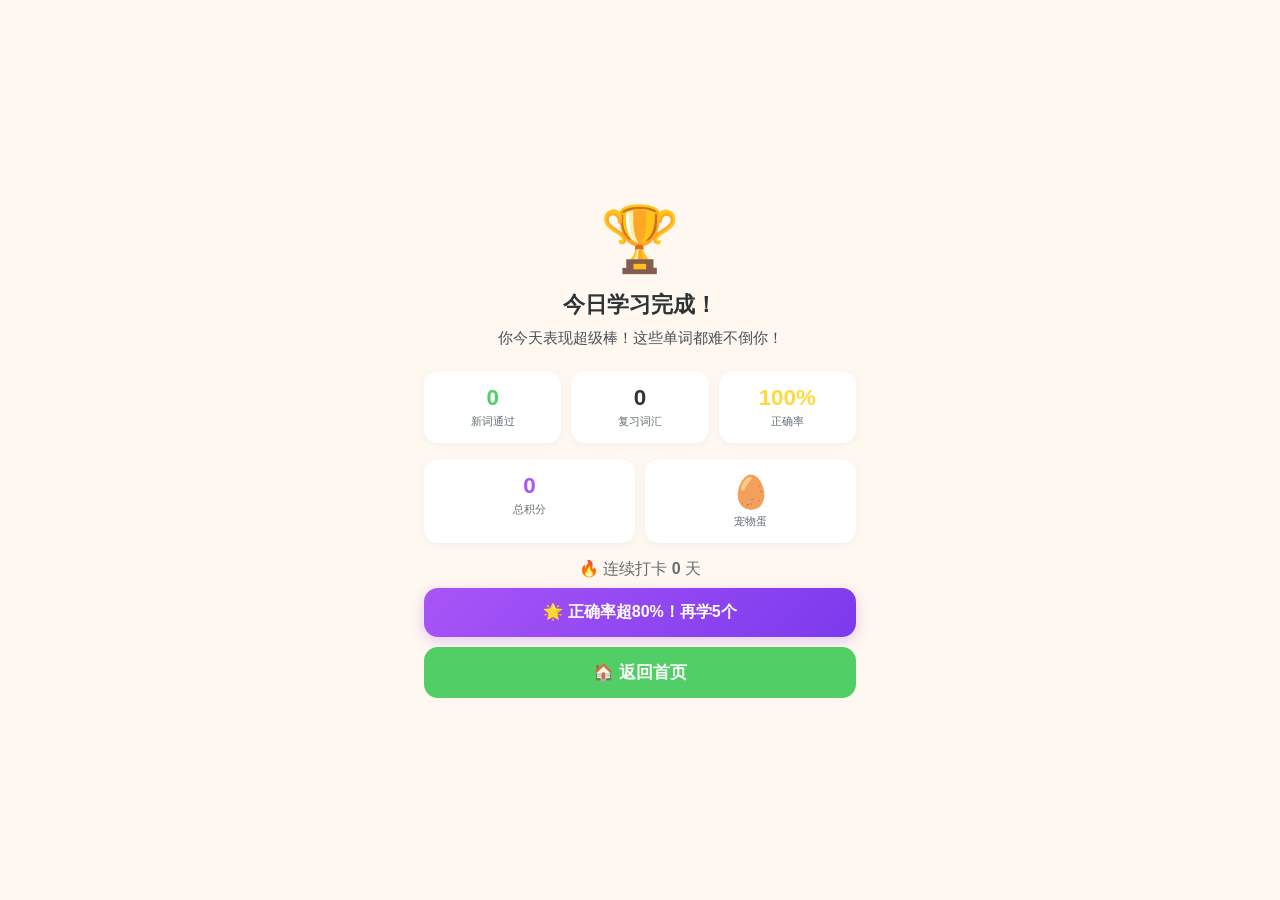
<file: index.html>
<!DOCTYPE html>
<html lang="zh-CN">
<head>
<meta charset="UTF-8">
<meta name="viewport" content="width=device-width, initial-scale=1.0, user-scalable=no">
<title>PET 英语学习助手</title>
<style>
:root { color-scheme: light; }
* { margin: 0; padding: 0; box-sizing: border-box; }
body {
  font-family: -apple-system, BlinkMacSystemFont, "PingFang SC", "Microsoft YaHei", sans-serif;
  background: #FFF8F0; color: #2D3436; min-height: 100vh;
  display: flex; justify-content: center; align-items: center;
  -webkit-tap-highlight-color: transparent;
  user-select: none; -webkit-user-select: none;
}
#app { width: 100%; max-width: 480px; min-height: 100vh; display: flex; flex-direction: column; }

/* ===== COMMON ===== */
.btn-back {
  width: 40px; height: 40px; border-radius: 12px; border: none;
  background: white; color: #636E72; font-size: 1.2rem; cursor: pointer;
  box-shadow: 0 2px 6px rgba(0,0,0,0.08); display: flex; align-items: center; justify-content: center;
}
.btn-back:active { transform: scale(0.95); }
.top-bar { display: flex; align-items: center; gap: 12px; margin-bottom: 8px; }
.progress-bar { flex: 1; height: 8px; background: #E9ECEF; border-radius: 4px; overflow: hidden; }
.progress-fill { height: 100%; border-radius: 4px; transition: width 0.3s; }
.progress-label { font-size: 0.8rem; color: #636E72; min-width: 48px; text-align: right; }
.btn-primary {
  display: block; width: 100%; padding: 16px; border: none; border-radius: 14px;
  font-size: 1.05rem; font-weight: 700; cursor: pointer; color: white;
  transition: transform 0.15s; box-shadow: 0 4px 14px rgba(255,107,107,0.3);
}
.btn-primary:active { transform: scale(0.97); }
.btn-primary:disabled { background: #CED4DA !important; box-shadow: none; cursor: not-allowed; }
.btn-secondary {
  display: block; width: 100%; padding: 14px; border: 2px solid #E9ECEF; border-radius: 14px;
  background: white; color: #495057; font-size: 0.95rem; font-weight: 600; cursor: pointer;
}
.btn-secondary:active { background: #F8F9FA; }

/* ===== DASHBOARD ===== */
.dashboard { padding: 32px 24px; text-align: center; flex: 1; display: flex; flex-direction: column; }
.dashboard .logo { font-size: 3rem; margin-bottom: 4px; }
.dashboard h1 { font-size: 1.5rem; font-weight: 800; margin-bottom: 2px; color: #2D3436; }
.dashboard .subtitle { font-size: 0.8rem; color: #636E72; margin-bottom: 20px; }
.stat-cards { display: flex; gap: 10px; margin-bottom: 16px; }
.stat-card { flex: 1; background: white; border-radius: 14px; padding: 14px 8px; box-shadow: 0 2px 8px rgba(0,0,0,0.05); }
.stat-card .num { font-size: 1.6rem; font-weight: 800; line-height: 1; }
.stat-card .num.words { color: #4ECDC4; }
.stat-card .num.days { color: #FFD93D; }
.stat-card .num.points { color: #A855F7; }
.stat-card .label { font-size: 0.7rem; color: #636E72; margin-top: 4px; }

.pet-box {
  background: linear-gradient(135deg, #F3E8FF, #EDE9FE);
  border-radius: 16px; padding: 16px; margin-bottom: 16px;
  box-shadow: 0 2px 8px rgba(0,0,0,0.04); position: relative; overflow: hidden;
}
.pet-emoji { font-size: 3.5rem; transition: transform 0.3s; cursor: pointer; line-height: 1; }
.pet-emoji:active { transform: scale(1.2); }
.pet-emoji:hover { animation: petBounce 0.5s; }
@keyframes petBounce { 0%,100%{transform:translateY(0)} 50%{transform:translateY(-10px)} }
.pet-name { font-size: 0.9rem; font-weight: 700; color: #6D28D9; margin: 4px 0; }
.pet-level-bar { height: 10px; background: #DDD6FE; border-radius: 5px; margin: 8px 0; overflow: hidden; }
.pet-level-fill { height: 100%; background: linear-gradient(90deg, #A855F7, #7C3AED); border-radius: 5px; transition: width 0.5s; }
.pet-info { font-size: 0.72rem; color: #7C3AED; display: flex; justify-content: space-between; }
.pet-graduated { color: #F59E0B; font-weight: 700; font-size: 0.85rem; }
.pet-points-earned { font-size: 0.78rem; color: #10B981; font-weight: 600; animation: fadeUp 1s ease-out; }
@keyframes fadeUp { 0%{opacity:0;transform:translateY(8px)} 100%{opacity:1;transform:translateY(0)} }
@keyframes levelUp { 0%{transform:scale(1)} 50%{transform:scale(1.3) rotate(10deg)} 100%{transform:scale(1) rotate(0)} }
.level-up { animation: levelUp 0.6s ease-out; }

.status-badge {
  display: inline-block; padding: 6px 16px; border-radius: 100px;
  font-size: 0.8rem; font-weight: 600; margin-bottom: 14px;
}
.status-badge.done { background: #D3F9D8; color: #2B8A3E; }
.status-badge.progress { background: #FFF3BF; color: #E67700; }
.status-badge.ready { background: #E9ECEF; color: #495057; }
.dash-btns { display: flex; flex-direction: column; gap: 10px; }

.btn-start {
  display: block; width: 100%; padding: 16px; border: none; border-radius: 14px;
  background: linear-gradient(135deg, #FF6B6B, #FF8787);
  color: white; font-size: 1.1rem; font-weight: 700; cursor: pointer;
  box-shadow: 0 4px 14px rgba(255,107,107,0.3); transition: transform 0.15s;
}
.btn-start:active { transform: scale(0.97); }

.dash-nav-btns { display: grid; grid-template-columns: 1fr 1fr; gap: 8px; margin-top: 8px; }
.dash-nav-btn {
  padding: 12px; border: 1.5px solid #E9ECEF; border-radius: 12px;
  background: white; color: #495057; font-size: 0.85rem; font-weight: 600; cursor: pointer;
  display: flex; align-items: center; justify-content: center; gap: 6px;
}
.dash-nav-btn:active { background: #F8F9FA; }

/* ===== FLASHCARD ===== */
.flashcard-view { padding: 20px; flex: 1; display: flex; flex-direction: column; }
.flashcard-stage { flex: 1; display: flex; align-items: center; justify-content: center; }
.card-wrap { width: 100%; max-width: 360px; perspective: 1000px; }
.card-inner { position: relative; width: 100%; aspect-ratio: 4/3; transition: transform 0.5s cubic-bezier(0.4,0,0.2,1); transform-style: preserve-3d; }
.card-inner.flipped { transform: rotateY(180deg); }
.card-face { position: absolute; inset: 0; backface-visibility: hidden; border-radius: 20px; display: flex; flex-direction: column; align-items: center; justify-content: center; padding: 24px; box-shadow: 0 8px 30px rgba(0,0,0,0.1); }
.card-front { background: white; cursor: pointer; }
.card-front .word { font-size: 2.2rem; font-weight: 800; color: #2D3436; margin-bottom: 12px; }
.card-front .tap-hint { font-size: 0.8rem; color: #ADB5BD; }
.card-front .speaker { width: 48px; height: 48px; border-radius: 50%; background: #FFF0F0; display: flex; align-items: center; justify-content: center; font-size: 1.4rem; margin-bottom: 16px; cursor: pointer; }
.card-back { background: linear-gradient(135deg, #FFF0F0, #FFF8F0); transform: rotateY(180deg); text-align: center; }
.card-back .meaning { font-size: 1.6rem; font-weight: 700; color: #FF6B6B; margin-bottom: 12px; }
.card-back .example { font-size: 0.95rem; color: #495057; margin-bottom: 6px; line-height: 1.6; }
.card-back .example-cn { font-size: 0.85rem; color: #868E96; }
.card-back .ex-speaker { margin-top: 12px; font-size: 0.8rem; color: #FF6B6B; cursor: pointer; padding: 6px 16px; border-radius: 100px; background: white; }
.btn-next-wrap { margin-top: 16px; text-align: center; }
.btn-next {
  width: 100%; padding: 16px; border: none; border-radius: 14px;
  background: #FF6B6B; color: white; font-size: 1.05rem; font-weight: 700;
  cursor: pointer; box-shadow: 0 4px 12px rgba(255,107,107,0.3);
}
.btn-next:active { transform: scale(0.97); }
.btn-next:disabled { background: #CED4DA; box-shadow: none; cursor: not-allowed; }

/* ===== QUIZ ===== */
.quiz-view { padding: 20px; flex: 1; display: flex; flex-direction: column; }
.quiz-header { text-align: center; margin-bottom: 8px; }
.quiz-header .quiz-type { font-size: 0.85rem; color: #FF6B6B; font-weight: 600; }
.quiz-question { text-align: center; margin: 16px 0; }
.quiz-question .question-word { font-size: 1.8rem; font-weight: 800; color: #2D3436; margin-bottom: 8px; }
.quiz-question .question-hint { font-size: 0.85rem; color: #636E72; }
.speaker-btn {
  width: 60px; height: 60px; border-radius: 50%; background: #FFF0F0; border: none;
  font-size: 1.8rem; cursor: pointer; margin: 8px auto; display: flex;
  align-items: center; justify-content: center; box-shadow: 0 4px 12px rgba(255,107,107,0.2);
}
.speaker-btn:active { transform: scale(0.9); }
.speaker-btn.playing { background: #FF6B6B; color: white; animation: pulse 0.8s infinite; }
@keyframes pulse { 0%,100% { transform: scale(1); } 50% { transform: scale(1.08); } }
.quiz-options { display: flex; flex-direction: column; gap: 10px; margin-top: 8px; flex: 1; justify-content: center; }
.quiz-option {
  padding: 16px 20px; border-radius: 14px; border: 2.5px solid #E9ECEF;
  background: white; font-size: 1.05rem; cursor: pointer; text-align: center;
  transition: all 0.15s; font-weight: 500;
}
.quiz-option:active { transform: scale(0.98); }
.quiz-option.correct { border-color: #51CF66; background: #D3F9D8; color: #2B8A3E; }
.quiz-option.wrong { border-color: #FF6B6B; background: #FFF0F0; color: #E03131; }
.quiz-option.show-correct { border-color: #51CF66; background: #D3F9D8; color: #2B8A3E; }
.quiz-option.disabled { pointer-events: none; }

/* ===== SPELLING ===== */
.spell-view { padding: 20px; flex: 1; display: flex; flex-direction: column; }
.spell-question { text-align: center; margin: 12px 0; flex: 1; }
.spell-question .meaning-big { font-size: 1.5rem; font-weight: 700; color: #FF6B6B; margin-bottom: 8px; }
.spell-question .example-with-blank { font-size: 1.05rem; color: #495057; margin-bottom: 8px; line-height: 1.7; }
.spell-question .example-cn-small { font-size: 0.85rem; color: #868E96; margin-bottom: 16px; }
.spell-question .blank { color: #FF6B6B; font-weight: 700; letter-spacing: 3px; }
.spell-input-wrap { margin-top: 8px; position: relative; }
.spell-input {
  width: 100%; padding: 16px 56px 16px 16px; border-radius: 14px;
  border: 2.5px solid #E9ECEF; font-size: 1.3rem; text-align: center;
  outline: none; letter-spacing: 2px; transition: border-color 0.15s; font-family: "SF Mono", "Menlo", "Consolas", monospace;
}
.spell-input:focus { border-color: #FF6B6B; }
.spell-mic {
  position: absolute; right: 10px; top: 50%; transform: translateY(-50%);
  width: 40px; height: 40px; border-radius: 50%; border: none;
  background: #F0F0FF; color: #6C5CE7; font-size: 1.1rem; cursor: pointer;
  display: flex; align-items: center; justify-content: center; transition: all 0.2s;
}
.spell-mic:active { transform: translateY(-50%) scale(0.9); }
.spell-mic.listening { background: #FF6B6B; color: white; animation: micPulse 1s infinite; }
@keyframes micPulse { 0%,100% { box-shadow: 0 0 0 0 rgba(255,107,107,0.5); } 50% { box-shadow: 0 0 0 14px rgba(255,107,107,0); } }
.spell-mic.hidden { display: none; }
.spell-hint { font-size: 0.85rem; color: #FF6B6B; margin-top: 8px; min-height: 20px; }
.btn-submit {
  width: 100%; padding: 16px; border: none; border-radius: 14px;
  background: #FF6B6B; color: white; font-size: 1.05rem; font-weight: 700; cursor: pointer; margin-top: 12px;
}
.btn-submit:active { transform: scale(0.97); }
.btn-submit:disabled { background: #CED4DA; cursor: not-allowed; }
.spell-feedback { text-align: center; font-size: 1rem; font-weight: 600; margin-top: 8px; min-height: 28px; }

/* ===== COMPLETE / PROGRESS / BROWSE ===== */
.page-view { padding: 24px 20px; flex: 1; display: flex; flex-direction: column; }
.page-view h2 { font-size: 1.2rem; text-align: center; margin-bottom: 4px; }
.page-empty { text-align: center; padding: 40px 20px; color: #868E96; }
.page-empty .icon { font-size: 3rem; margin-bottom: 12px; }

.complete-view { padding: 32px 24px; text-align: center; flex: 1; display: flex; flex-direction: column; justify-content: center; }
.complete-view .emoji { font-size: 4rem; margin-bottom: 12px; }
.complete-view h2 { font-size: 1.4rem; margin-bottom: 6px; }
.complete-view .message { font-size: 0.95rem; color: #495057; margin-bottom: 20px; line-height: 1.6; }
.complete-stats { display: flex; gap: 10px; margin-bottom: 16px; }
.complete-stat { flex: 1; background: white; border-radius: 14px; padding: 14px 6px; box-shadow: 0 2px 8px rgba(0,0,0,0.04); }
.complete-stat .val { font-size: 1.4rem; font-weight: 800; }
.complete-stat .val.green { color: #51CF66; }
.complete-stat .val.yellow { color: #FFD93D; }
.complete-stat .val.purple { color: #A855F7; }
.complete-stat .lbl { font-size: 0.68rem; color: #636E72; margin-top: 4px; }
.btn-done {
  display: block; width: 100%; padding: 14px; border: none; border-radius: 14px;
  background: #51CF66; color: white; font-size: 1.05rem; font-weight: 700; cursor: pointer;
}
.btn-extra {
  display: block; width: 100%; padding: 14px; border: none; border-radius: 14px;
  background: linear-gradient(135deg, #A855F7, #7C3AED); color: white;
  font-size: 1rem; font-weight: 700; cursor: pointer; margin-bottom: 10px;
  box-shadow: 0 4px 14px rgba(168,85,247,0.3);
}
.btn-extra:active { transform: scale(0.97); }

/* ===== WRONG BOOK ===== */
.wrongbook-header { margin-bottom: 16px; }
.wrongbook-list { flex: 1; overflow-y: auto; }
.wrongbook-item {
  background: white; border-radius: 12px; padding: 14px; margin-bottom: 10px;
  box-shadow: 0 1px 4px rgba(0,0,0,0.05); display: flex; align-items: center; justify-content: space-between;
}
.wrongbook-item .wrong-word { font-size: 1.1rem; font-weight: 700; color: #2D3436; }
.wrongbook-item .wrong-meaning { font-size: 0.85rem; color: #636E72; }
.wrongbook-item .wrong-count { background: #FF6B6B; color: white; border-radius: 100px; padding: 2px 10px; font-size: 0.75rem; font-weight: 600; }
.wrongbook-item .btn-retry { padding: 8px 14px; border: none; border-radius: 10px; background: #FFF0F0; color: #FF6B6B; font-weight: 600; font-size: 0.8rem; cursor: pointer; }
.wrongbook-stats { text-align: center; font-size: 0.85rem; color: #636E72; margin-bottom: 14px; }
.retry-quiz { background: #FFF5F5; border-radius: 14px; padding: 16px; margin-bottom: 16px; }
.retry-quiz .quiz-type { font-size: 0.8rem; color: #FF6B6B; font-weight: 600; margin-bottom: 8px; }
.retry-quiz .quiz-options { gap: 8px; margin-top: 0; }

/* ===== PROGRESS PAGE ===== */
.progress-stats-grid { display: grid; grid-template-columns: 1fr 1fr; gap: 10px; margin-bottom: 16px; }
.progress-card { background: white; border-radius: 14px; padding: 16px; margin-bottom: 12px; box-shadow: 0 1px 4px rgba(0,0,0,0.05); }
.progress-card h3 { font-size: 0.95rem; margin-bottom: 10px; color: #2D3436; }
.chart-bar-group { display: flex; gap: 6px; align-items: flex-end; padding: 8px 0; height: 100px; }
.chart-bar-wrap { flex: 1; display: flex; flex-direction: column; align-items: center; gap: 4px; justify-content: flex-end; height: 100%; }
.chart-bar { width: 100%; max-width: 36px; border-radius: 4px 4px 0 0; min-height: 4px; transition: height 0.4s; }
.chart-label { font-size: 0.65rem; color: #ADB5BD; }
.topic-row { display: flex; align-items: center; gap: 10px; padding: 6px 0; }
.topic-name { font-size: 0.82rem; min-width: 80px; }
.topic-bar-wrap { flex: 1; height: 8px; background: #E9ECEF; border-radius: 4px; overflow: hidden; }
.topic-bar-fill { height: 100%; border-radius: 4px; transition: width 0.4s; }
.topic-pct { font-size: 0.75rem; font-weight: 600; min-width: 36px; text-align: right; }

/* ===== BROWSE PAGE ===== */
.browse-controls { display: flex; gap: 6px; margin-bottom: 10px; }
.browse-search { flex: 1; padding: 10px 14px; border: 1.5px solid #E9ECEF; border-radius: 12px; font-size: 0.9rem; outline: none; background: white; }
.browse-search:focus { border-color: #FF6B6B; }
.browse-filter { padding: 10px 12px; border: 1.5px solid #E9ECEF; border-radius: 12px; font-size: 0.85rem; background: white; cursor: pointer; }
.topic-tabs { display: flex; gap: 6px; overflow-x: auto; padding-bottom: 6px; margin-bottom: 12px; }
.topic-tab {
  padding: 6px 14px; border: 1.5px solid #E9ECEF; border-radius: 100px; background: white;
  font-size: 0.75rem; cursor: pointer; white-space: nowrap; color: #636E72;
}
.topic-tab.active { background: #FF6B6B; border-color: #FF6B6B; color: white; }
.word-list { list-style: none; flex: 1; overflow-y: auto; }
.word-item {
  display: flex; align-items: center; justify-content: space-between; padding: 10px 0;
  border-bottom: 1px solid #F1F3F5; cursor: pointer;
}
.word-item:active { background: #FFF5F5; }
.word-main { font-family: "SF Mono", "Menlo", "Consolas", monospace; font-weight: 700; font-size: 1rem; }
.word-pos { font-size: 0.7rem; background: #F3E8FF; color: #7C3AED; padding: 2px 8px; border-radius: 4px; }
.word-level { font-size: 0.7rem; font-weight: 600; padding: 2px 8px; border-radius: 4px; }
.word-level.L1 { background: #D3F9D8; color: #2B8A3E; }
.word-level.L2 { background: #FFF3BF; color: #E67700; }
.word-level.L3 { background: #FFE3E3; color: #C92A2A; }

/* ===== WORD DETAIL MODAL ===== */
.modal-overlay { position: fixed; inset: 0; background: rgba(0,0,0,0.4); z-index: 200; display: flex; align-items: center; justify-content: center; padding: 20px; }
.modal-content { background: white; border-radius: 18px; padding: 24px; max-width: 400px; width: 100%; animation: slideUp 0.3s ease; }
@keyframes slideUp { from { transform: translateY(20px); opacity: 0; } to { transform: translateY(0); opacity: 1; } }
.modal-close { float: right; background: none; border: none; font-size: 1.3rem; cursor: pointer; color: #ADB5BD; }
.detail-word { font-family: "SF Mono", "Menlo", "Consolas", monospace; font-size: 1.6rem; font-weight: 800; color: #FF6B6B; margin-bottom: 8px; }
.detail-row { display: flex; gap: 8px; align-items: baseline; margin-bottom: 4px; }
.detail-label { font-size: 0.75rem; font-weight: 600; color: #868E96; min-width: 48px; }
.detail-val { font-size: 0.9rem; }
.detail-example { background: #FFF8F0; padding: 12px; border-radius: 10px; margin-top: 12px; }

/* ===== READING MODULE ===== */
.reading-textarea { width: 100%; min-height: 200px; padding: 14px; border: 2px solid #E9ECEF; border-radius: 14px; font-size: 0.95rem; font-family: inherit; line-height: 1.8; resize: vertical; outline: none; transition: border-color 0.15s; background: white; }
.reading-textarea:focus { border-color: #FF6B6B; }
.reading-full-text-wrap { position: relative; max-height: 55vh; overflow-y: auto; overflow-x: hidden; background: white; border-radius: 14px; padding: 20px; margin-bottom: 12px; box-shadow: 0 2px 8px rgba(0,0,0,0.06); font-size: 1.15rem; line-height: 2.2; scroll-behavior: smooth; word-break: normal; overflow-wrap: break-word; hyphens: manual; }
.reading-full-text-wrap .word-token { display: inline-block; padding: 2px 5px; border-radius: 5px; transition: background 0.2s, color 0.2s; cursor: default; margin: 0 1px; white-space: normal; }
.reading-full-text-wrap .word-token.correct { background: #D3F9D8; color: #2B8A3E; }
.reading-full-text-wrap .word-token.wrong { background: #FFE3E3; color: #C92A2A; }
.reading-full-text-wrap .word-token.skipped { background: #FFF3BF; color: #E67700; }
.reading-full-text-wrap .word-token.current { background: #FF6B6B; color: white; border-radius: 5px; animation: tokenFlash 0.6s infinite alternate; }
@keyframes tokenFlash { from { opacity: 1; } to { opacity: 0.7; } }
.reading-status { display: flex; align-items: center; justify-content: center; gap: 8px; margin: 8px 0; padding: 10px; border-radius: 12px; font-size: 0.9rem; font-weight: 600; }
.reading-status.listening { background: #FFF0F0; color: #FF6B6B; animation: pulseBg 1.5s infinite; }
@keyframes pulseBg { 0%,100% { background: #FFF0F0; } 50% { background: #FFE0E0; } }
.reading-status.paused { background: #E9ECEF; color: #495057; }
.reading-status.done { background: #D3F9D8; color: #2B8A3E; }
.reading-heard { font-size: 0.85rem; color: #868E96; text-align: center; margin: 4px 0; min-height: 22px; }
.reading-heard strong { color: #FF6B6B; }
.reading-report-word { display: inline-block; background: #FFE3E3; color: #C92A2A; padding: 4px 10px; border-radius: 100px; margin: 3px; font-size: 0.85rem; font-family: "SF Mono","Menlo","Consolas",monospace; cursor: pointer; }
.reading-report-word:hover { background: #FFC9C9; }
.error-row { display: flex; align-items: center; justify-content: space-between; padding: 10px 14px; background: #FFF5F5; border-radius: 12px; margin-bottom: 6px; gap: 8px; }
.error-row .error-target { font-family: "SF Mono","Menlo","Consolas",monospace; font-weight: 700; color: #C92A2A; }
.error-row .error-spoken { font-size: 0.85rem; color: #868E96; }
.error-row .error-arrow { color: #FF6B6B; font-size: 1.2rem; }
.text-card { background: white; border-radius: 12px; padding: 14px; margin-bottom: 10px; box-shadow: 0 1px 4px rgba(0,0,0,0.05); cursor: pointer; transition: transform 0.15s; }
.text-card:active { transform: scale(0.98); }
.text-card .text-title { font-weight: 700; font-size: 1rem; margin-bottom: 4px; overflow: hidden; text-overflow:ellipsis; white-space:nowrap; }
.text-card .text-preview { font-size: 0.82rem; color: #868E96; white-space: nowrap; overflow: hidden; text-overflow: ellipsis; }
.text-card .text-meta { font-size: 0.7rem; color: #ADB5BD; margin-top: 4px; }
.correction-round-badge { display: inline-block; background: #FF6B6B; color: white; border-radius: 100px; padding: 2px 10px; font-size: 0.75rem; font-weight: 600; }

/* ===== RESPONSIVE ===== */
@media (max-width: 360px) {
  .card-front .word { font-size: 1.8rem; }
  .card-back .meaning { font-size: 1.3rem; }
  .quiz-option { padding: 14px 16px; font-size: 0.95rem; }
}
@keyframes popIn { 0% { transform: scale(0.8); opacity: 0; } 100% { transform: scale(1); opacity: 1; } }
.pop { animation: popIn 0.3s ease-out; }
@keyframes shake { 0%,100% { transform: translateX(0); } 20%,60% { transform: translateX(-6px); } 40%,80% { transform: translateX(6px); } }
.shake { animation: shake 0.4s ease-out; }
</style>
</head>
<body>
<div id="app"></div>
<script src="js/vocabulary.js"></script>
<script>
// ============================================================
// PET COMPANION SYSTEM
// ============================================================
const PET_STAGES = [
  { emoji:'🥚', name:'宠物蛋', pts:0 },
  { emoji:'🐣', name:'小啾啾', pts:50 },
  { emoji:'🐥', name:'小黄鸡', pts:150 },
  { emoji:'🐱', name:'小猫咪', pts:300 },
  { emoji:'🐶', name:'小狗狗', pts:500 },
  { emoji:'🦊', name:'小狐狸', pts:750 },
  { emoji:'🐼', name:'小熊猫', pts:1050 },
  { emoji:'🐯', name:'小老虎', pts:1400 },
  { emoji:'🐉', name:'小龙龙', pts:1800 },
  { emoji:'🦄', name:'毕业独角兽', pts:2300 },
];
const PTS_CORRECT = 5;
const PTS_DAY_COMPLETE = 10;
const PTS_WORD_MASTERED = 3;

function getPetLevel(p) { let l=0; for(let i=PET_STAGES.length-1;i>=0;i--){if(p>=PET_STAGES[i].pts){l=i;break;}} return l; }
function getPetProgress(p){const l=getPetLevel(p);if(l>=PET_STAGES.length-1)return 100;return Math.round((p-PET_STAGES[l].pts)/(PET_STAGES[l+1].pts-PET_STAGES[l].pts)*100);}
function getPetStage(p){return PET_STAGES[Math.min(getPetLevel(p),PET_STAGES.length-1)];}

// ============================================================
// STATE MANAGEMENT
// ============================================================
const STORE = 'pet_helper_v2';
function defaultState(){
  return {
    wordBank: PET_VOCABULARY.map(w=>({...w, reviewLevel:-1, nextReview:null, learnedDate:null, wrongCount:0, correctStreak:0})),
    dailyState: null,
    history: [],
    wrongBook: {},
    points: 0,
    petNotifiedLevel: 0,
    settings: { dailyNewWords: 10, voiceRate: 0.85 },
    readingTexts: [],
    readingHistory: []
  };
}
function load(){ try{let r=localStorage.getItem(STORE);if(r){let s=JSON.parse(r);s.wordBank.forEach(w=>{if(!w.correctStreak)w.correctStreak=0;});return s;}}catch(e){} return defaultState(); }
function save(){ try{localStorage.setItem(STORE,JSON.stringify(A));}catch(e){} }

// ============================================================
// HELPERS
// ============================================================
function today(){ return new Date().toISOString().slice(0,10); }
function shuffle(a){ const b=[...a]; for(let i=b.length-1;i>0;i--){const j=Math.floor(Math.random()*(i+1));[b[i],b[j]]=[b[j],b[i]];} return b; }
function pickRandom(arr,n,exclude){return shuffle(arr.filter(x=>!exclude||!exclude.includes(x))).slice(0,n);}
function getNextReview(l){const d=new Date();if(l===0)d.setDate(d.getDate());if(l===1)d.setDate(d.getDate()+1);if(l===2)d.setDate(d.getDate()+3);if(l===3)d.setDate(d.getDate()+7);if(l===4)d.setDate(d.getDate()+14);if(l===5)d.setDate(d.getDate()+30);return d.toISOString().slice(0,10);}

// ============================================================
// SRS / WORD SELECTION
// ============================================================
function getWordsForToday(count){
  count=count||A.settings.dailyNewWords;
  const todayStr=today();
  const unlearned=A.wordBank.filter(w=>w.reviewLevel<0);
  if(unlearned.length===0)return{newWords:[],reviewWords:[]};
  // Pick from topic with most remaining
  const tc={}; unlearned.forEach(w=>{tc[w.topic]=(tc[w.topic]||0)+1;});
  const entries=Object.entries(tc).sort((a,b)=>b[1]-a[1]);
  const pickTopic=entries[0][0];
  const topicWords=unlearned.filter(w=>w.topic===pickTopic);
  const newWords=topicWords.slice(0,count);
  // Mix in mistake words (up to 30%)
  const mistakeIds=Object.keys(A.wrongBook);
  if(mistakeIds.length>0){
    const mws=unlearned.filter(w=>mistakeIds.includes(w.id)&&!newWords.find(n=>n.id===w.id));
    const mc=Math.min(Math.ceil(count*0.3),mws.length);
    const pickedM=shuffle(mws).slice(0,mc);
    newWords.splice(-pickedM.length,pickedM.length,...pickedM);
  }
  const reviewWords=A.wordBank.filter(w=>w.reviewLevel>=0&&w.nextReview&&w.nextReview<=todayStr&&!newWords.find(n=>n.id===w.id));
  return {newWords,reviewWords};
}

// ============================================================
// POINTS & WRONG BOOK
// ============================================================
let pendingPoints=0;
let petLeveledUp=false;
function addPoints(pts){
  const old=getPetLevel(A.points); A.points=(A.points||0)+pts; pendingPoints+=pts;
  const n=getPetLevel(A.points); if(n>old&&n>(A.petNotifiedLevel||0)){petLeveledUp=true;A.petNotifiedLevel=n;}
}
function addWrong(wordId,spelling,source){const w=A.wrongBook;if(!w[wordId])w[wordId]={count:0,lastWrong:Date.now(),attempts:[],sources:{}};w[wordId].count++;w[wordId].lastWrong=Date.now();if(spelling&&!w[wordId].attempts.includes(spelling)){w[wordId].attempts.unshift(spelling);if(w[wordId].attempts.length>5)w[wordId].attempts.pop();}if(source){const s=w[wordId].sources;if(!s[source])s[source]=0;s[source]++;}save();}
function removeWrong(wordId){delete A.wrongBook[wordId];save();}

// ============================================================
// SPEECH
// ============================================================
function speak(text,rate){return new Promise(r=>{if(!window.speechSynthesis){r();return;}window.speechSynthesis.cancel();const u=new SpeechSynthesisUtterance(text);u.lang='en-US';u.rate=rate||0.85;u.onend=r;u.onerror=r;window.speechSynthesis.speak(u);});}

// ============================================================
// VOICE INPUT — letter-by-letter spelling recognition
// ============================================================
let voiceRec=null, voiceTimer=null, voiceRetryCount=0;
function startVoice(id,micId){
  const mic=document.getElementById(micId),inp=document.getElementById(id);
  if(!mic||!inp)return;
  const R=window.SpeechRecognition||window.webkitSpeechRecognition;
  if(!R){mic.classList.add('hidden');inp.placeholder='浏览器不支持语音';inp.focus();return;}
  if(voiceRec){voiceRec.stop();return;}
  voiceRec=new R();
  // Use single-shot recognition per letter group — NOT continuous
  voiceRec.lang='en-US';
  voiceRec.interimResults=true;
  voiceRec.continuous=false;
  voiceRec.maxAlternatives=5;
  mic.classList.add('listening');mic.textContent='⏺️';
  voiceRetryCount=0;

  voiceRec.onresult=function(e){
    clearTimeout(voiceTimer);
    // Collect ALL alternatives from ALL results, pick the best one
    let best='',bestConf=0;
    for(let i=0;i<e.results.length;i++){
      for(let j=0;j<e.results[i].length;j++){
        const raw=e.results[i][j].transcript;
        const conf=e.results[i][j].confidence;
        // Try to interpret as letters
        const letters=speechToLetters(raw);
        if(letters.length>0&&conf>bestConf){best=letters;bestConf=conf;}
      }
    }
    // If we got a good result, use it (replace, don't append)
    if(best.length>0&&bestConf>0.1){
      inp.value=best;
    }
    // Auto-stop after 1.5s of silence
    voiceTimer=setTimeout(()=>{if(voiceRec)voiceRec.stop();},1500);
  };
  voiceRec.onerror=function(e){
    if(e.error==='no-speech'){
      voiceRetryCount++;
      if(voiceRetryCount<5){try{voiceRec.start();}catch(x){stopVoice(micId);}return;}
    }
    if(e.error==='aborted')return;
    stopVoice(micId);
  };
  voiceRec.onend=function(){
    // If input is still empty and we haven't retried too much, restart
    if(inp.value.trim()===''&&voiceRetryCount<8){
      voiceRetryCount++;
      try{voiceRec=new R();voiceRec.lang='en-US';voiceRec.interimResults=true;voiceRec.continuous=false;voiceRec.maxAlternatives=5;
        voiceRec.onresult=voiceRec.onresult;voiceRec.onerror=voiceRec.onerror;voiceRec.onend=voiceRec.onend;
        voiceRec.start();return;}catch(x){}
    }
    stopVoice(micId);inp.focus();
  };
  try{voiceRec.start();}catch(x){stopVoice(micId);}
}

// Map speech-to-text results to actual letters
// SpeechRecognition hears "A B C" as "a b c" or "abc"
function speechToLetters(raw){
  const s=raw.toLowerCase().trim();
  if(!s)return'';

  // Phonetic letter names that speech engine might return as words
  const phoneticMap={
    'a':1,'ay':1,'eh':1,'hey':1,'b':1,'bee':1,'be':1,'c':1,'sea':1,'see':1,'si':1,
    'd':1,'dee':1,'the':0,'e':1,'ee':1,'f':1,'eff':1,'if':1,'g':1,'gee':1,'ji':1,
    'h':1,'aitch':1,'age':1,'each':1,'i':1,'eye':1,'ai':1,'j':1,'jay':1,'k':1,'kay':1,'okay':1,
    'l':1,'el':1,'elle':1,'m':1,'em':1,'n':1,'en':1,'and':1,'in':1,'o':1,'oh':1,'p':1,'pea':1,'pee':1,
    'q':1,'cue':1,'queue':1,'r':1,'are':1,'our':1,'s':1,'ess':1,'yes':1,'t':1,'tea':1,'tee':1,'u':1,'you':1,'ewe':1,
    'v':1,'vee':1,'we':1,'w':1,'double u':1,'double you':1,'x':1,'ex':1,'eggs':1,'y':1,'why':1,'z':1,'zed':1,'zee':1,
    // Common words that contain letters
    'double':1,'you':1,'space':1,
    // Numbers that get confused as words
    'one':1,'1':1,'two':1,'2':1,'to':1,'too':1,'for':1,'four':1,'4':1,
  };

  // Strategy 1: If the speech is just space-separated single letters (like "a p p l e")
  const parts=s.split(/\s+/);
  const allSingleLetters=parts.every(p=>p.length===1&&p>='a'&&p<='z');
  if(allSingleLetters)return parts.join('');

  // Strategy 2: If speech is one long word, it might be letter names run together
  // or it might be the actual word pronounced — try phonetic decomposition
  // First check if the input looks like a clean word (not letter names)
  const looksLikeWord=s.match(/^[a-z]{2,15}$/);
  if(looksLikeWord){
    // It might be the actual word — return it directly so user can verify
    // But also try to detect if it's letter names
    // Let's check if any part matches a known phonetic letter name
    const hasPhoneticParts=parts.some(p=>phoneticMap[p]);
    if(!hasPhoneticParts)return s;
  }

  // Strategy 3: Build from phonetic letter names
  let result='';
  let i=0;
  const tokens=s.split(/\s+/);
  while(i<tokens.length){
    const t=tokens[i];
    // Check for "double X" pattern (e.g. "double u" → w)
    if(t==='double'&&i+1<tokens.length){
      const next=tokens[i+1];
      if(next==='u'||next==='you')result+='w';
      else if(next.length===1)result+=next+next;
      else{
        const mapped=phoneticMap[next];
        if(mapped===1)result+=next+next;
      }
      i+=2;continue;
    }
    // Single letter
    if(t.length===1&&t>='a'&&t<='z'){result+=t;i++;continue;}
    // Known phonetic name
    if(t in phoneticMap){result+=t[0];i++;continue;}
    // Long word — try to extract letters
    for(let j=0;j<t.length;j++){if(t[j]>='a'&&t[j]<='z')result+=t[j];}
    i++;
  }
  return result;
}

function stopVoice(micId){clearTimeout(voiceTimer);voiceTimer=null;voiceRetryCount=0;const m=document.getElementById(micId);if(m){m.classList.remove('listening');m.textContent='🎤';}if(voiceRec){try{voiceRec.stop();}catch(e){}voiceRec=null;}}

// ============================================================
// RENDER ENGINE
// ============================================================
let A=null; const app=document.getElementById('app');
function initDaily(){
  const ts=today();
  if(!A.dailyState||A.dailyState.date!==ts){
    pendingPoints=0;petLeveledUp=false;
    const {newWords,reviewWords}=getWordsForToday(A);
    A.dailyState={date:ts,phase:newWords.length>0?'flashcard':(reviewWords.length>0?'review':'complete'),newWordIds:newWords.map(w=>w.id),currentCard:0,currentQuiz:0,quizType:'sight',quizResults:[],reviewQueue:reviewWords.map(w=>w.id),reviewIdx:0,reviewResults:[],seenCards:0,isExtra:false};
    save();
  }
}
function render(){
  initDaily();const ds=A.dailyState;
  switch(ds.phase){
    case 'flashcard': renderFC(); break;
    case 'sight-quiz':case 'sound-quiz':case 'spell-quiz': renderQuiz(); break;
    case 'review': renderReview(); break;
    case 'complete': renderComplete(); break;
    case 'wrongbook': renderWB(); break;
    case 'progress': renderProgress(); break;
    case 'browse': renderBrowse(); break;
    case 'reading-list': case 'reading-active': case 'reading-report': case 'reading-correction': renderReading(); break;
    default: renderDashboard();
  }
}

// ===== DASHBOARD =====
function renderDashboard(){
  const learned=A.wordBank.filter(w=>w.reviewLevel>=0).length;
  let streak=0; const hist=[...A.history].reverse();const ts=today();
  for(const h of hist){if(h.date===ts)continue;if(h.wordsLearned>0||h.wordsReviewed>0)streak++;else break;}
  const ds=A.dailyState; if(ds&&ds.phase==='complete')streak++;
  const isDone=ds&&ds.phase==='complete';const isProg=ds&&ds.phase!=='complete'&&ds.date===ts;
  const sl=isDone?'✅ 今日已完成':(isProg?'⏳ 进行中':'📋 准备开始');
  const sc=isDone?'done':(isProg?'progress':'ready');
  const pet=getPetStage(A.points||0);const pl=getPetLevel(A.points||0);
  const pp=getPetProgress(A.points||0);const isGrad=pl>=PET_STAGES.length-1;
  const wrongCount=Object.values(A.wrongBook).reduce((s,e)=>s+e.count,0);
  const petStats=A.wordBank.filter(w=>w.reviewLevel>=5).length;

  let petHtml='';
  if(petLeveledUp&&!isGrad){petHtml=`<div class="pet-points-earned">🎉 升级到 <strong>${pet.name}</strong>！</div>`;petLeveledUp=false;}
  else if(pendingPoints>0){petHtml=`<div class="pet-points-earned">+${pendingPoints} 积分！继续加油！</div>`;pendingPoints=0;}

  app.innerHTML=`<div class="dashboard">
    <div class="pet-box ${petLeveledUp?'level-up':''}" onclick="petClick()">
      <div class="pet-emoji">${pet.emoji}</div>
      <div class="pet-name">${pet.name}${isGrad?' 🎓':''}</div>
      ${isGrad?'<div class="pet-graduated">🏆 已毕业！太厉害了！</div>':`<div class="pet-level-bar"><div class="pet-level-fill" style="width:${pp}%"></div></div><div class="pet-info"><span>Lv.${pl+1}</span><span>${A.points||0} 积分</span><span>→ Lv.${pl+2}</span></div>`}
      ${petHtml}
    </div>
    <div class="stat-cards">
      <div class="stat-card"><div class="num words">${learned}</div><div class="label">累计词汇</div></div>
      <div class="stat-card"><div class="num">${A.history.length||0}</div><div class="label">学习天数</div></div>
      <div class="stat-card"><div class="num days">${streak}🔥</div><div class="label">连续打卡</div></div>
    </div>
    <div class="stat-cards">
      <div class="stat-card"><div class="num points">${A.points||0}</div><div class="label">总积分</div></div>
      <div class="stat-card"><div class="num">${petStats}</div><div class="label">已掌握</div></div>
      <div class="stat-card"><div class="num" style="color:#636E72">${wrongCount}</div><div class="label">错题</div></div>
    </div>
    <div class="status-badge ${sc}">${sl}</div>
    <div class="dash-btns">
      ${isDone?`<button class="btn-start" style="background:#51CF66;" onclick="startReview()">🔄 再复习一次</button>`:`
        <button class="btn-start" onclick="startSession()">${isProg?'▶️ 继续学习':'🚀 开始学习'}</button>
      `}
      <button class="btn-secondary" onclick="openWB()">📕 错词本${wrongCount>0?' ('+wrongCount+'题)':''}</button>
    </div>
    <div class="dash-nav-btns">
      <button class="dash-nav-btn" onclick="showProgress()">📊 学习进度</button>
      <button class="dash-nav-btn" onclick="showReading()">📖 朗读练习</button>
      <button class="dash-nav-btn" onclick="showBrowse()">📚 词汇库</button>
    </div>
  </div>`;
}
function petClick(){const pet=getPetStage(A.points||0);if(getPetLevel(A.points||0)>=PET_STAGES.length-1){speak('Congratulations! Your pet graduated!',0.8);}else{speak('Hello! Keep learning to help me grow!',0.8);}}

function startSession(){initDaily();const ds=A.dailyState;ds.phase=ds.newWordIds.length>0?'flashcard':(ds.reviewQueue.length>0?'review':'complete');ds.isExtra=false;save();render();}
function startReview(){const rw=A.wordBank.filter(w=>w.reviewLevel>=0&&w.reviewLevel<4).slice(0,10);A.dailyState.reviewQueue=rw.map(w=>w.id);A.dailyState.reviewIdx=0;A.dailyState.reviewResults=[];A.dailyState.phase='review';A.dailyState.newWordIds=[];A.dailyState.quizResults=[];save();render();}
function startExtra5(){const {newWords}=getWordsForToday(5);if(newWords.length===0)return;const ds=A.dailyState;ds.newWordIds=newWords.map(w=>w.id);ds.currentCard=0;ds.currentQuiz=0;ds.quizType='sight';ds.quizResults=[];ds.reviewQueue=[];ds.reviewIdx=0;ds.reviewResults=[];ds.isExtra=true;ds.phase='flashcard';save();render();}

// ===== FLASHCARD =====
let cardFlipped=false;
function renderFC(){
  const ds=A.dailyState;const idx=ds.currentCard;
  const nw=ds.newWordIds.map(id=>A.wordBank.find(w=>w.id===id)).filter(Boolean);
  if(idx>=nw.length){ds.phase='sight-quiz';ds.quizType='sight';ds.currentQuiz=0;ds.quizResults=[];save();render();return;}
  const word=nw[idx];cardFlipped=false;
  app.innerHTML=`<div class="flashcard-view">
    <div class="top-bar">
      <button class="btn-back" onclick="goDashboard()">✕</button>
      <div class="progress-bar"><div class="progress-fill" style="background:#FF6B6B;width:${(idx/nw.length)*100}%"></div></div>
      <div class="progress-label">${idx+1}/${nw.length}</div>
    </div>
    <div class="flashcard-stage">
      <div class="card-wrap" onclick="flipCard()">
        <div class="card-inner" id="cardInner">
          <div class="card-face card-front">
            <div class="speaker" onclick="event.stopPropagation();speak('${word.word.replace(/'/g,"\\'")}',0.65)">🔊</div>
            <div class="word">${word.word}</div>
            <div class="tap-hint">👆 点击卡片查看意思</div>
          </div>
          <div class="card-face card-back">
            <div class="meaning">${word.meaning}</div>
            <div class="example">${word.example_en}</div>
            <div class="example-cn">${word.example_zh}</div>
            <div class="ex-speaker" onclick="event.stopPropagation();speak('${word.example_en.replace(/'/g,"\\'")}',0.85)">🔊 朗读例句</div>
          </div>
        </div>
      </div>
    </div>
    <div class="btn-next-wrap">
      <button class="btn-next" id="btnNext" ${!cardFlipped?'disabled':''} onclick="nextCard()">
        ${idx<nw.length-1?'下一个单词 →':'开始测验 →'}
      </button>
    </div>
  </div>`;
  setTimeout(()=>speak(word.word,0.65),300);
}
function flipCard(){cardFlipped=true;document.getElementById('cardInner').classList.add('flipped');const b=document.getElementById('btnNext');if(b)b.disabled=false;}
function nextCard(){A.dailyState.currentCard++;save();renderFC();}

// ===== QUIZ =====
let quizAnswered=false,quizCorrect='',quizWordId=null;
function renderQuiz(){
  const ds=A.dailyState;const qt=ds.quizType;const idx=ds.currentQuiz;
  const nw=ds.newWordIds.map(id=>A.wordBank.find(w=>w.id===id)).filter(Boolean);
  if(idx>=nw.length){if(qt==='sight'){ds.quizType='sound';ds.currentQuiz=0;}else if(qt==='sound'){ds.quizType='spell';ds.currentQuiz=0;}else{finishQuizzes();return;}quizAnswered=false;save();renderQuiz();return;}
  quizAnswered=false;const tw=nw[idx];quizWordId=tw.id;
  if(qt==='spell'){renderSpellQuiz(tw);return;}
  const all=A.wordBank;const dist=pickRandom(all,3,[tw]);const opts=shuffle([tw,...dist]);
  const showWord=qt==='sight';const tl=showWord?'👀 看义选词':'👂 听音选词';
  app.innerHTML=`<div class="quiz-view">
    <div class="top-bar">
      <button class="btn-back" onclick="goDashboard()">✕</button>
      <div class="progress-bar"><div class="progress-fill" style="background:#FF6B6B;width:${(idx/nw.length)*100}%"></div></div>
      <div class="progress-label">${idx+1}/${nw.length}</div>
    </div>
    <div class="quiz-header"><span class="quiz-type">${tl}</span></div>
    <div class="quiz-question">${showWord?`<div class="question-word">${tw.word}</div><div class="question-hint">选出中文意思</div>`:`<button class="speaker-btn" id="speakerBtn" onclick="playQuizSound()">🔊</button><div class="question-hint">听发音，选出单词</div>`}</div>
    <div class="quiz-options" id="quizOps">${opts.map(o=>`<button class="quiz-option" data-w="${showWord?o.meaning:o.word.replace(/'/g,'&#39;')}">${showWord?o.meaning:o.word}</button>`).join('')}</div>
  </div>`;
  quizCorrect=showWord?tw.meaning:tw.word;
  document.querySelectorAll('.quiz-option').forEach(b=>{b.addEventListener('click',()=>{if(quizAnswered)return;quizAnswered=true;handleQuizAnswer(b.dataset.w===quizCorrect,b.dataset.w);});});
  if(!showWord)setTimeout(()=>playQuizSound(),400);
}
function playQuizSound(){const w=A.wordBank.find(w=>w.id===quizWordId);if(!w)return;const b=document.getElementById('speakerBtn');if(b)b.classList.add('playing');speak(w.word,0.65).then(()=>{if(b)b.classList.remove('playing');});}
function handleQuizAnswer(correct,sel){
  A.dailyState.quizResults.push({wordId:quizWordId,type:A.dailyState.quizType,correct});
  if(correct){addPoints(PTS_CORRECT);}else{addWrong(quizWordId,'','拼写');}
  document.querySelectorAll('.quiz-option').forEach(b=>{b.classList.add('disabled');if(b.dataset.w===quizCorrect)b.classList.add(correct?'correct':'show-correct');else if(b.dataset.w===sel&&!correct)b.classList.add('wrong');});
  setTimeout(()=>{A.dailyState.currentQuiz++;quizAnswered=false;save();renderQuiz();},1400);
}

// ===== SPELLING =====
let spellAttempts=0;
function renderSpellQuiz(tw){stopVoice('spellMic');const ds=A.dailyState;const idx=ds.currentQuiz;const nw=ds.newWordIds.map(id=>A.wordBank.find(w=>w.id===id)).filter(Boolean);spellAttempts=0;quizAnswered=false;
  const blank='_ '.repeat(tw.word.length).trim();
  app.innerHTML=`<div class="spell-view">
    <div class="top-bar">
      <button class="btn-back" onclick="goDashboard()">✕</button>
      <div class="progress-bar"><div class="progress-fill" style="background:#FF6B6B;width:${(idx/nw.length)*100}%"></div></div>
      <div class="progress-label">${idx+1}/${nw.length}</div>
    </div>
    <div class="quiz-header"><span class="quiz-type">✍️ 听音拼写</span></div>
    <div class="spell-question">
      <div class="meaning-big">${tw.meaning}</div>
      <div class="example-with-blank">${tw.example_en.replace(new RegExp(tw.word,'i'),'<span class="blank">'+blank+'</span>')}</div>
      <div class="example-cn-small">${tw.example_zh}</div>
      <button class="speaker-btn" id="speakerBtnSpell" onclick="playSpellSound()">🔊</button>
      <div class="spell-input-wrap">
        <input class="spell-input" id="spellInput" type="text" autocomplete="off" autocorrect="off" autocapitalize="off" placeholder="打字或点🎤语音拼读..." onkeydown="if(event.key==='Enter')submitSpell()">
        <button class="spell-mic" id="spellMic" onclick="startVoice('spellInput','spellMic')" title="语音拼写">🎤</button>
      </div>
      <div class="spell-hint" id="spellHint"></div>
      <button class="btn-submit" id="btnSpellSubmit" onclick="submitSpell()">确认 ✓</button>
      <div class="spell-feedback" id="spellFeedback"></div>
    </div>
  </div>`;
  setTimeout(()=>{const s=document.getElementById('speakerBtnSpell');if(s)s.classList.add('playing');speak(tw.word,0.65).then(()=>{if(s)s.classList.remove('playing');});},300);
  setTimeout(()=>document.getElementById('spellInput')?.focus(),500);
}
function playSpellSound(){const w=A.wordBank.find(w=>w.id===quizWordId);if(!w)return;const b=document.getElementById('speakerBtnSpell');if(b)b.classList.add('playing');speak(w.word,0.65).then(()=>{if(b)b.classList.remove('playing');});}
function submitSpell(){if(quizAnswered)return;stopVoice('spellMic');const inp=document.getElementById('spellInput'),fb=document.getElementById('spellFeedback'),hint=document.getElementById('spellHint');const w=A.wordBank.find(w=>w.id===quizWordId);if(!w||!inp)return;
  const ans=inp.value.trim().toLowerCase();const cor=w.word.toLowerCase();
  if(ans===cor){quizAnswered=true;fb.innerHTML='<span style="color:#51CF66">✅ 正确！</span>';inp.disabled=true;document.getElementById('btnSpellSubmit').disabled=true;addPoints(PTS_CORRECT);
    A.dailyState.quizResults.push({wordId:quizWordId,type:'spell',correct:true});
    setTimeout(()=>{A.dailyState.currentQuiz++;quizAnswered=false;spellAttempts=0;save();renderQuiz();},1200);
  }else{spellAttempts++;
    if(spellAttempts===1){hint.textContent=`💡 提示：首字母 "${w.word[0].toUpperCase()}"，共 ${w.word.length} 个字母`;inp.value='';inp.focus();inp.classList.add('shake');setTimeout(()=>inp.classList.remove('shake'),400);
    }else{quizAnswered=true;fb.innerHTML=`<span style="color:#FF6B6B">正确答案：<strong>${w.word}</strong></span>`;inp.disabled=true;document.getElementById('btnSpellSubmit').disabled=true;
      addWrong(quizWordId,ans,'拼写');A.dailyState.quizResults.push({wordId:quizWordId,type:'spell',correct:false});
      setTimeout(()=>{A.dailyState.currentQuiz++;quizAnswered=false;spellAttempts=0;save();renderQuiz();},2000);
    }
  }
}
function finishQuizzes(){
  const ds=A.dailyState;const nids=ds.newWordIds;
  nids.forEach(wid=>{const w=A.wordBank.find(w=>w.id===wid);if(!w)return;const wr=ds.quizResults.filter(r=>r.wordId===wid);const allGood=wr.length===3&&wr.every(r=>r.correct);
    if(allGood){w.reviewLevel=Math.min(5,(w.reviewLevel||0)+2);w.nextReview=getNextReview(w.reviewLevel);w.learnedDate=today();addPoints(PTS_WORD_MASTERED);}
    else{w.reviewLevel=0;w.nextReview=today();w.wrongCount=(w.wrongCount||0)+wr.filter(r=>!r.correct).length;}
  });
  const rw=A.wordBank.filter(w=>w.reviewLevel>=0&&w.nextReview&&w.nextReview<=today()&&!nids.includes(w.id));
  const failed=nids.map(id=>A.wordBank.find(w=>w.id===id)).filter(w=>w&&w.reviewLevel===0);
  const allR=[...rw,...failed];const seen=new Set();const uniq=allR.filter(w=>{const k=w.id;if(seen.has(k))return false;seen.add(k);return true;});
  if(uniq.length>0){ds.phase='review';ds.reviewQueue=uniq.map(w=>w.id);ds.reviewIdx=0;ds.reviewResults=[];}
  else{ds.phase='complete';addPoints(PTS_DAY_COMPLETE);archiveDay();}
  save();render();
}

// ===== REVIEW =====
let rvAnswered=false,rvCorrect='';
function renderReview(){
  const ds=A.dailyState;const idx=ds.reviewIdx;const rw=ds.reviewQueue.map(id=>A.wordBank.find(w=>w.id===id)).filter(Boolean);
  if(idx>=rw.length||rw.length===0){ds.phase='complete';addPoints(PTS_DAY_COMPLETE);archiveDay();save();render();return;}
  rvAnswered=false;const tw=rw[idx];quizWordId=tw.id;
  const types=['sight','sound','spell'];const rt=types[Math.floor(Math.random()*3)];
  if(rt==='spell'){renderReviewSpell(tw);return;}
  const dist=pickRandom(A.wordBank,3,[tw]);const opts=shuffle([tw,...dist]);
  const showWord=rt==='sight';
  app.innerHTML=`<div class="quiz-view">
    <div class="top-bar"><button class="btn-back" onclick="goDashboard()">✕</button><div class="progress-bar"><div class="progress-fill" style="background:#4ECDC4;width:${(idx/rw.length)*100}%"></div></div><div class="progress-label">复习 ${idx+1}/${rw.length}</div></div>
    <div class="quiz-header"><span class="quiz-type" style="color:#4ECDC4;">${showWord?'👀 看义选词':'👂 听音选词'} · 复习</span></div>
    <div class="quiz-question">${showWord?`<div class="question-word">${tw.word}</div><div class="question-hint">选出中文意思</div>`:`<button class="speaker-btn" style="background:#ECFDF5;" id="speakerBtn" onclick="playQuizSound()">🔊</button><div class="question-hint">听发音，选出单词</div>`}</div>
    <div class="quiz-options" id="quizOps">${opts.map(o=>`<button class="quiz-option" data-w="${showWord?o.meaning:o.word.replace(/'/g,'&#39;')}">${showWord?o.meaning:o.word}</button>`).join('')}</div>
  </div>`;
  rvCorrect=showWord?tw.meaning:tw.word;
  document.querySelectorAll('.quiz-option').forEach(b=>{b.addEventListener('click',()=>{if(rvAnswered)return;rvAnswered=true;handleRvAnswer(b.dataset.w===rvCorrect,b.dataset.w);});});
  if(!showWord)setTimeout(()=>playQuizSound(),400);
}
function handleRvAnswer(correct,sel){
  const w=A.wordBank.find(w=>w.id===quizWordId);if(!w)return;A.dailyState.reviewResults.push({wordId:quizWordId,correct});
  if(correct){if(w.reviewLevel<5)w.reviewLevel++;w.nextReview=getNextReview(w.reviewLevel);addPoints(PTS_CORRECT);}else{w.reviewLevel=0;w.nextReview=getNextReview(0);w.wrongCount=(w.wrongCount||0)+1;addWrong(quizWordId,'','拼写');}
  document.querySelectorAll('.quiz-option').forEach(b=>{b.classList.add('disabled');if(b.dataset.w===rvCorrect)b.classList.add(correct?'correct':'show-correct');else if(b.dataset.w===sel&&!correct)b.classList.add('wrong');});
  setTimeout(()=>{A.dailyState.reviewIdx++;rvAnswered=false;save();renderReview();},1400);
}
function renderReviewSpell(tw){stopVoice('spellMic');const ds=A.dailyState;const idx=ds.reviewIdx;const rw=ds.reviewQueue.map(id=>A.wordBank.find(w=>w.id===id)).filter(Boolean);spellAttempts=0;quizAnswered=false;
  const blank='_ '.repeat(tw.word.length).trim();
  app.innerHTML=`<div class="spell-view">
    <div class="top-bar"><button class="btn-back" onclick="goDashboard()">✕</button><div class="progress-bar"><div class="progress-fill" style="background:#4ECDC4;width:${(idx/rw.length)*100}%"></div></div><div class="progress-label">复习 ${idx+1}/${rw.length}</div></div>
    <div class="quiz-header"><span class="quiz-type" style="color:#4ECDC4;">✍️ 听音拼写 · 复习</span></div>
    <div class="spell-question">
      <div class="meaning-big">${tw.meaning}</div>
      <div class="example-with-blank">${tw.example_en.replace(new RegExp(tw.word,'i'),'<span class="blank">'+blank+'</span>')}</div>
      <div class="example-cn-small">${tw.example_zh}</div>
      <button class="speaker-btn" style="background:#ECFDF5;" id="speakerBtnSpell" onclick="playSpellSound()">🔊</button>
      <div class="spell-input-wrap">
        <input class="spell-input" id="spellInput" type="text" autocomplete="off" autocorrect="off" autocapitalize="off" placeholder="打字或点🎤语音拼读..." onkeydown="if(event.key==='Enter')submitRvSpell()">
        <button class="spell-mic" id="spellMic" onclick="startVoice('spellInput','spellMic')" title="语音拼写">🎤</button>
      </div>
      <div class="spell-hint" id="spellHint"></div>
      <button class="btn-submit" style="background:#4ECDC4;" id="btnSpellSubmit" onclick="submitRvSpell()">确认 ✓</button>
      <div class="spell-feedback" id="spellFeedback"></div>
    </div>
  </div>`;
  setTimeout(()=>{const s=document.getElementById('speakerBtnSpell');if(s)s.classList.add('playing');speak(tw.word,0.65).then(()=>{if(s)s.classList.remove('playing');});},300);
  setTimeout(()=>document.getElementById('spellInput')?.focus(),500);
}
function submitRvSpell(){if(quizAnswered)return;stopVoice('spellMic');const inp=document.getElementById('spellInput'),fb=document.getElementById('spellFeedback'),hint=document.getElementById('spellHint');const w=A.wordBank.find(w=>w.id===quizWordId);if(!w||!inp)return;
  const ans=inp.value.trim().toLowerCase();
  if(ans===w.word.toLowerCase()){quizAnswered=true;fb.innerHTML='<span style="color:#51CF66">✅ 正确！</span>';inp.disabled=true;document.getElementById('btnSpellSubmit').disabled=true;addPoints(PTS_CORRECT);
    if(w.reviewLevel<5)w.reviewLevel++;w.nextReview=getNextReview(w.reviewLevel);A.dailyState.reviewResults.push({wordId:quizWordId,correct:true});
    setTimeout(()=>{A.dailyState.reviewIdx++;quizAnswered=false;save();renderReview();},1200);
  }else{spellAttempts++;
    if(spellAttempts===1){hint.textContent=`💡 提示：首字母 "${w.word[0].toUpperCase()}"，共 ${w.word.length} 个字母`;inp.value='';inp.focus();inp.classList.add('shake');setTimeout(()=>inp.classList.remove('shake'),400);}
    else{quizAnswered=true;fb.innerHTML=`<span style="color:#FF6B6B">正确答案：<strong>${w.word}</strong></span>`;inp.disabled=true;document.getElementById('btnSpellSubmit').disabled=true;
      w.reviewLevel=0;w.nextReview=getNextReview(0);w.wrongCount=(w.wrongCount||0)+1;addWrong(quizWordId,ans,'拼写');A.dailyState.reviewResults.push({wordId:quizWordId,correct:false});
      setTimeout(()=>{A.dailyState.reviewIdx++;quizAnswered=false;save();renderReview();},2000);
    }
  }
}

// ===== COMPLETE =====
function archiveDay(){const ds=A.dailyState;const ts=today();if(A.history.find(h=>h.date===ts))return;
  const nl=ds.newWordIds.filter(wid=>{const w=A.wordBank.find(x=>x.id===wid);return w&&w.reviewLevel>=1;}).length;
  const all=[...ds.quizResults,...ds.reviewResults];const c=all.filter(r=>r.correct).length;const wr=all.filter(r=>!r.correct).length;
  A.history.push({date:ts,wordsLearned:nl,wordsReviewed:ds.reviewQueue.length,correct:c,wrong:wr});save();
}
function renderComplete(){
  const ds=A.dailyState;const all=[...ds.quizResults,...ds.reviewResults];const c=all.filter(r=>r.correct).length;
  const total=all.length;const pct=total>0?Math.round(c/total*100):100;
  const nl=ds.newWordIds.filter(wid=>{const w=A.wordBank.find(x=>x.id===wid);return w&&w.reviewLevel>=1;}).length;
  let em,msg;if(pct>=90){em='🏆';msg='你今天表现超级棒！这些单词都难不倒你！';}else if(pct>=70){em='⭐';msg='做得不错！继续保持，你会越来越厉害的！';}else if(pct>=50){em='📚';msg='有进步！多复习几次，这些词就会变成你的好朋友！';}else{em='🌈';msg='没关系，学习新单词需要时间。明天再来，一定会更好！';}
  const streak=A.history.length;const pet=getPetStage(A.points||0);const canExtra=pct>=80&&!ds.isExtra;
  app.innerHTML=`<div class="complete-view pop">
    <div class="emoji">${em}</div><h2>今日学习完成！</h2><p class="message">${msg}</p>
    <div class="complete-stats"><div class="complete-stat"><div class="val green">${nl}</div><div class="lbl">新词通过</div></div><div class="complete-stat"><div class="val">${ds.reviewQueue?.length||0}</div><div class="lbl">复习词汇</div></div><div class="complete-stat"><div class="val yellow">${pct}%</div><div class="lbl">正确率</div></div></div>
    <div class="complete-stats"><div class="complete-stat"><div class="val purple">${A.points||0}</div><div class="lbl">总积分</div></div><div class="complete-stat" style="text-align:center;"><div style="font-size:2rem;">${pet.emoji}</div><div class="lbl">${pet.name}</div></div></div>
    <p style="color:#636E72;margin-bottom:8px;">🔥 连续打卡 <strong>${streak}</strong> 天</p>
    ${petLeveledUp?`<p style="color:#A855F7;font-weight:700;margin-bottom:12px;" class="pop">🎉 宠物升级到 <strong>${pet.name}</strong>！</p>`:''}
    ${canExtra?`<button class="btn-extra" onclick="startExtra5()">🌟 正确率超80%！再学5个</button>`:`<p style="font-size:0.8rem;color:#868E96;margin-bottom:12px;">正确率达80%可解锁"再学5个"</p>`}
    <button class="btn-done" onclick="goDashboard()">🏠 返回首页</button>
  </div>`;
}

// ===== WRONG BOOK =====
function openWB(){initDaily();A.dailyState.phase='wrongbook';save();renderWB();}
function renderWB(){
  const mks=A.wrongBook;const ids=Object.keys(mks);
  const words=ids.map(id=>{
    const w=A.wordBank.find(x=>x.id===id);
    return w?{...w,mistakeCount:mks[id].count,attempts:mks[id].attempts||[],sources:mks[id].sources||{}}:null;
  }).filter(Boolean).sort((a,b)=>b.mistakeCount-a.mistakeCount);
  const total=words.reduce((s,w)=>s+w.mistakeCount,0);

  // Category counts
  const spellCount=words.filter(w=>w.sources['拼写']).length;
  const readCount=words.filter(w=>w.sources['朗读']).length;
  const comboCount=words.filter(w=>w.sources['拼写']&&w.sources['朗读']).length;

  app.innerHTML=`<div class="page-view">
    <div class="top-bar"><button class="btn-back" onclick="goDashboard()">←</button><h2 style="flex:1;">📕 错词本</h2><div style="width:40px;"></div></div>
    ${words.length===0?`<div class="page-empty"><div class="icon">🌟</div><p>还没有错题！继续保持！</p></div>`:`
      <div class="wrongbook-stats">共 <strong>${words.length}</strong> 个错词，累计 <strong>${total}</strong> 次错误</div>
      <div style="display:flex;gap:8px;margin-bottom:12px;flex-wrap:wrap;justify-content:center;">
        <span style="background:#FFF0F0;color:#C92A2A;padding:4px 12px;border-radius:100px;font-size:0.75rem;font-weight:600;">📝 拼写 ${spellCount}</span>
        <span style="background:#FFF3BF;color:#E67700;padding:4px 12px;border-radius:100px;font-size:0.75rem;font-weight:600;">📖 朗读 ${readCount}</span>
        ${comboCount>0?`<span style="background:#F3E8FF;color:#7C3AED;padding:4px 12px;border-radius:100px;font-size:0.75rem;font-weight:600;">🔀 两者 ${comboCount}</span>`:''}
      </div>
      <div class="wrongbook-list">${words.map((w,i)=>`<div class="wrongbook-item"><div>
        <div class="wrong-word">${w.word} <span class="wrong-count">错${w.mistakeCount}次</span></div>
        <div class="wrong-meaning">${w.meaning} · ${w.pos}</div>
        <div style="display:flex;gap:4px;margin-top:2px;">
          ${w.sources['拼写']?`<span style="font-size:0.65rem;background:#FFE3E3;color:#C92A2A;padding:1px 6px;border-radius:4px;">拼${w.sources['拼写']}次</span>`:''}
          ${w.sources['朗读']?`<span style="font-size:0.65rem;background:#FFF3BF;color:#E67700;padding:1px 6px;border-radius:4px;">读${w.sources['朗读']}次</span>`:''}
        </div>
        ${w.attempts.length>0?`<div style="font-size:0.7rem;color:#ADB5BD;margin-top:2px;">曾拼: ${w.attempts.slice(0,2).join('、')}</div>`:''}
      </div><div style="display:flex;gap:6px;align-items:center;"><button class="speaker-btn" style="width:36px;height:36px;font-size:1rem;margin:0;" onclick="speak('${w.word.replace(/'/g,"\\'")}',0.65)">🔊</button><button class="btn-retry" onclick="removeWrong('${w.id}');renderWB();" style="background:#E9ECEF;color:#495057;">✕</button></div></div>`).join('')}</div>
      <button class="btn-start" style="margin-top:12px;background:linear-gradient(135deg,#FF6B6B,#FF8787);" onclick="retryAllWrong()">🔁 复习全部错题</button>
    `}
  </div>`;
}

// ===== PROGRESS PAGE =====
function showProgress(){initDaily();A.dailyState.phase='progress';save();renderProgress();}
function renderProgress(){
  const learned=A.wordBank.filter(w=>w.reviewLevel>=0).length;const mastered=A.wordBank.filter(w=>w.reviewLevel>=5).length;
  const learning=learned-mastered;const streak=A.history.length;const totalP=A.history.reduce((s,h)=>s+(h.wordsLearned||0)+(h.wordsReviewed||0),0);
  const totalC=A.history.reduce((s,h)=>s+(h.correct||0),0);const or=totalP>0?Math.round(totalC/totalP*100):0;
  // Last 7 days
  const days=[];for(let i=6;i>=0;i--){const d=new Date(Date.now()-i*86400000);const ds=d.toISOString().slice(0,10);const hr=A.history.filter(h=>h.date===ds);const co=hr.reduce((s,h)=>s+(h.correct||0),0);const to=hr.reduce((s,h)=>s+(h.wordsLearned||0)+(h.wordsReviewed||0),0);days.push({label:['日','一','二','三','四','五','六'][d.getDay()],rate:to>0?Math.round(co/to*100):0,count:to});}
  const maxR=Math.max(...days.map(d=>d.rate),1);
  // Topics
  const tcs={};A.wordBank.forEach(w=>{if(!tcs[w.topic])tcs[w.topic]={total:0,mastered:0};tcs[w.topic].total++;if(w.reviewLevel>=5)tcs[w.topic].mastered++;});
  const te=Object.entries(tcs).sort((a,b)=>(a[1].total>0?a[1].mastered/a[1].total:0)-(b[1].total>0?b[1].mastered/b[1].total:0));

  app.innerHTML=`<div class="page-view">
    <div class="top-bar"><button class="btn-back" onclick="goDashboard()">←</button><h2 style="flex:1;">📊 学习进度</h2><div style="width:40px;"></div></div>
    <div class="progress-stats-grid">
      <div class="progress-card" style="text-align:center;"><div class="num" style="font-size:2rem;font-weight:800;color:#4ECDC4;">${learned}</div><div class="label" style="font-size:0.75rem;color:#636E72;">已学单词</div></div>
      <div class="progress-card" style="text-align:center;"><div class="num" style="font-size:2rem;font-weight:800;color:#A855F7;">${mastered}</div><div class="label" style="font-size:0.75rem;color:#636E72;">已掌握</div></div>
      <div class="progress-card" style="text-align:center;"><div class="num" style="font-size:2rem;font-weight:800;color:#FFD93D;">${streak}🔥</div><div class="label" style="font-size:0.75rem;color:#636E72;">打卡天数</div></div>
      <div class="progress-card" style="text-align:center;"><div class="num" style="font-size:2rem;font-weight:800;color:#FF6B6B;">${Object.keys(A.wrongBook).length}</div><div class="label" style="font-size:0.75rem;color:#636E72;">错词数</div></div>
    </div>
    <div class="progress-card"><h3>近7天正确率</h3><div class="chart-bar-group">${days.map(d=>{const h=d.count>0?Math.round(d.rate/maxR*80)+4:0;return`<div class="chart-bar-wrap"><span style="font-size:0.65rem;color:${d.rate>=70?'#51CF66':d.rate>0?'#FFD93D':'#ADB5BD'};">${d.count>0?d.rate+'%':'-'}</span><div class="chart-bar" style="height:${h}px;background:${d.count>0?(d.rate>=70?'#51CF66':'#FFD93D'):'#E9ECEF'};"></div><span class="chart-label">${d.label}</span></div>`;}).join('')}</div></div>
    <div class="progress-card"><h3>话题掌握率</h3>${te.map(([t,d])=>{const p=d.total>0?Math.round(d.mastered/d.total*100):0;return`<div class="topic-row"><span class="topic-name">${t}</span><div class="topic-bar-wrap"><div class="topic-bar-fill" style="width:${p}%;background:${p>=60?'#51CF66':p>=30?'#FFD93D':'#FF6B6B'};"></div></div><span class="topic-pct" style="color:${p>=60?'#51CF66':p>=30?'#FFD93D':'#FF6B6B'};">${p}%</span></div>`;}).join('')}</div>
    <div style="display:flex;gap:10px;margin-top:8px;">
      <button class="btn-secondary" onclick="exportData()" style="flex:1;">📤 导出</button>
      <button class="btn-secondary" onclick="document.getElementById('importFile').click()" style="flex:1;">📥 导入</button>
      <input type="file" id="importFile" style="display:none;" accept=".json" onchange="importData(event)">
    </div>
  </div>`;
}

// ===== BROWSE PAGE =====
function showBrowse(){initDaily();A.dailyState.phase='browse';save();renderBrowse();}
let browseFilter={topic:'全部话题',level:'all',search:''};
function renderBrowse(){
  const topics=['全部话题',...new Set(A.wordBank.map(w=>w.topic))];
  app.innerHTML=`<div class="page-view">
    <div class="top-bar"><button class="btn-back" onclick="goDashboard()">←</button><h2 style="flex:1;">📚 词汇库</h2><div style="width:40px;"></div></div>
    <div class="topic-tabs">${topics.map(t=>`<button class="topic-tab${t===browseFilter.topic?' active':''}" onclick="browseFilter.topic='${t}';renderBrowse();">${t}</button>`).join('')}</div>
    <div class="browse-controls">
      <input class="browse-search" id="browseSearch" placeholder="搜索单词..." value="${browseFilter.search}" oninput="browseFilter.search=this.value;renderBrowseList();">
      <select class="browse-filter" id="browseLevel" onchange="browseFilter.level=this.value;renderBrowseList();">
        <option value="all" ${browseFilter.level==='all'?'selected':''}>全部</option>
        <option value="L1" ${browseFilter.level==='L1'?'selected':''}>L1</option>
        <option value="L2" ${browseFilter.level==='L2'?'selected':''}>L2</option>
        <option value="L3" ${browseFilter.level==='L3'?'selected':''}>L3</option>
      </select>
    </div>
    <ul class="word-list" id="wordList"></ul>
    <p id="browseCount" style="text-align:center;color:#ADB5BD;margin-top:8px;"></p>
  </div>`;
  renderBrowseList();
}
function renderBrowseList(){
  let wds=[...A.wordBank];if(browseFilter.topic!=='全部话题')wds=wds.filter(w=>w.topic===browseFilter.topic);
  if(browseFilter.level!=='all')wds=wds.filter(w=>w.level===browseFilter.level);
  const s=browseFilter.search.toLowerCase().trim();if(s)wds=wds.filter(w=>w.word.toLowerCase().includes(s)||w.meaning.includes(s));
  wds.sort((a,b)=>a.word.localeCompare(b.word));
  document.getElementById('wordList').innerHTML=wds.length===0?'<li style="text-align:center;padding:40px;color:#ADB5BD;">没有匹配单词</li>':wds.map(w=>`<li class="word-item" onclick="showDetail('${w.id}')"><div><span class="word-main">${w.word}</span><span style="color:#636E72;font-size:0.85rem;margin-left:8px;">${w.meaning}</span></div><div style="display:flex;gap:4px;align-items:center;"><span class="word-pos">${w.pos}</span><span class="word-level ${w.level}">${w.level}</span><span style="cursor:pointer;font-size:1rem;" onclick="event.stopPropagation();speak('${w.word.replace(/'/g,"\\'")}',0.65)">🔊</span></div></li>`).join('');
  document.getElementById('browseCount').textContent=`共 ${wds.length} 个单词`;
}
function showDetail(wid){
  const w=A.wordBank.find(x=>x.id===wid);if(!w)return;const pet=getPetStage(A.points||0);const mk=A.wrongBook[wid];
  const dv=document.createElement('div');dv.className='modal-overlay';dv.onclick=function(e){if(e.target===this)this.remove();};
  dv.innerHTML=`<div class="modal-content pop" onclick="event.stopPropagation()">
    <button class="modal-close" onclick="this.closest('.modal-overlay').remove()">✕</button>
    <div class="detail-word">${w.word}</div>
    <div class="detail-row"><span class="detail-label">发音</span><span class="detail-val">${w.phonetic_uk}</span></div>
    <div class="detail-row"><span class="detail-label">释义</span><span class="detail-val" style="font-size:1.1rem;font-weight:600;">${w.meaning}</span></div>
    <div class="detail-row"><span class="detail-label">词性</span><span class="detail-val">${w.pos}</span></div>
    <div class="detail-row"><span class="detail-label">话题</span><span class="detail-val">${w.topic}</span></div>
    <div class="detail-row"><span class="detail-label">难度</span><span class="word-level ${w.level}">${w.level}</span></div>
    ${mk?`<div class="detail-row"><span class="detail-label">错词</span><span style="color:#FF6B6B;">错过 ${mk.count} 次</span></div>`:''}
    <div class="detail-example"><div style="font-style:italic;margin-bottom:4px;">${w.example_en}</div><div style="color:#868E96;font-size:0.85rem;">${w.example_zh}</div></div>
    <button class="btn-start" style="margin-top:12px;" onclick="speak('${w.word.replace(/'/g,"\\'")}',0.65)">🔊 播放发音</button>
  </div>`;
  document.body.appendChild(dv);
}

// ===== DATA IMPORT/EXPORT =====
function exportData(){const d={wordBank:A.wordBank,history:A.history,wrongBook:A.wrongBook,points:A.points,readingTexts:A.readingTexts,readingHistory:A.readingHistory,settings:A.settings};const j=JSON.stringify(d,null,2);const b=new Blob([j],{type:'application/json'});const u=URL.createObjectURL(b);const a=document.createElement('a');a.href=u;a.download=`pet-helper-${today()}.json`;a.click();URL.revokeObjectURL(u);}
function importData(e){const f=e.target.files[0];if(!f)return;const r=new FileReader();r.onload=function(ev){try{const d=JSON.parse(ev.target.result);if(d.wordBank){A.wordBank=A.wordBank.map((w,i)=>{const nw=d.wordBank.find(x=>x.id===w.id);return nw?{...w,...nw,word:w.word,meaning:w.meaning,example_en:w.example_en,example_zh:w.example_zh,pos:w.pos,topic:w.topic,level:w.level,phonetic_uk:w.phonetic_uk,phonetic_us:w.phonetic_us}:w;});}if(d.history)A.history=d.history;if(d.wrongBook)A.wrongBook=d.wrongBook;if(d.points!==undefined)A.points=d.points;if(d.readingTexts)A.readingTexts=d.readingTexts;if(d.readingHistory)A.readingHistory=d.readingHistory;if(d.settings)A.settings={...A.settings,...d.settings};save();render();alert('数据导入成功！');}catch(x){alert('文件格式错误');}};r.readAsText(f);}

// ===== READING MODULE (READ ALOUD v5 — GLOBAL ALIGNMENT) =====
let readingState=null, readingRec=null;

function showReading(){initDaily();stopAllReading();readingState=null;A.dailyState.phase='reading-list';save();renderReading();}

function addReadingText(){
  const area=document.getElementById('newReadingText');
  const title=document.getElementById('newReadingTitle');
  if(!area||!title)return;
  const text=area.value.trim(),t=title.value.trim();
  if(!text||text.split(/\s+/).length<5){alert('请至少输入5个单词');return;}
  A.readingTexts.push({id:'rt_'+Date.now(),title:t||'未命名课文',rawText:text,created:today(),lastRead:null,bestScore:null});
  save();renderReading();
}

function startReading(textId){
  const text=A.readingTexts.find(t=>t.id===textId);
  if(!text)return;
  const allWords=[];
  const re=/([a-zA-Z]+(?:'[a-z]+)?)|([^\w\s])|(\s+)/g;
  let m;
  while((m=re.exec(text.rawText))!==null){
    if(m[1])allWords.push({token:m[1],isPunct:false,isSpace:false,id:'rv_'+allWords.length});
    else if(m[2])allWords.push({token:m[2],isPunct:true,isSpace:false,id:'rv_'+allWords.length});
    else if(m[3]){
      const s=m[3];
      // Detect paragraph break: \n\n or more
      if((s.match(/\n/g)||[]).length>=2)allWords.push({token:s,isPara:true,isSpace:true,id:'rv_'+allWords.length});
      else allWords.push({token:s,isPunct:false,isSpace:true,id:'rv_'+allWords.length});
    }
  }
  readingState={
    textId,allWords,
    contentWords:allWords.filter(w=>!w.isPunct&&!w.isSpace),
    paragraphIndices:allWords.filter(w=>w.isPara).map(w=>allWords.indexOf(w)),
    // Alignment state
    bestTranscript:'',lastCorrectIdx:-1,currentHighlight:0,
    isListening:false,silenceStart:null,
    errorWords:{}, // {id: {target,spoken,count}}
    mode:'manual'  // 'manual' | 'auto'
  };
  A.dailyState.phase='reading-active';save();renderReadingActive();
}

// ===== GLOBAL NEEDLEMAN-WUNSCH ALIGNMENT =====
// Key fix: uses full DP to find optimal global alignment between
// ALL target words and ALL spoken words. This avoids the greedy
// "one wrong cascades everything" problem.
function alignGlobal(allWords, spokenText) {
  // Build clean target list
  const targets=[],tIndices=[];
  for(let i=0;i<allWords.length;i++){
    if(!allWords[i].isPunct&&!allWords[i].isSpace){
      targets.push(allWords[i].token.toLowerCase().replace(/[^a-z'-]/g,''));
      tIndices.push(i);
    }
  }
  const spoken=spokenText.trim().split(/\s+/).filter(x=>x).map(x=>x.toLowerCase().replace(/[^a-z'-]/g,''));
  if(!targets.length)return resultsForSend(allWords);
  if(!spoken.length){
    // No speech yet — all pending
    const r=new Array(allWords.length);for(let i=0;i<r.length;i++){
      if(allWords[i].isPunct||allWords[i].isSpace)r[i]=null;
      else r[i]={type:'pending',idx:i};
    }
    return {results:r,lastCorrect:-1};
  }

  const m=targets.length,n=spoken.length;
  const dp=Array(m+1).fill(null).map(()=>Array(n+1).fill(Infinity));
  dp[0][0]=0;
  for(let i=1;i<=m;i++)dp[i][0]=dp[i-1][0]+1;
  for(let j=1;j<=n;j++)dp[0][j]=dp[0][j-1]+1;

  for(let i=1;i<=m;i++){
    for(let j=1;j<=n;j++){
      const a=targets[i-1],b=spoken[j-1];
      let cost=1;
      if(a===b)cost=0;
      else if(a.length>=2&&b.length>=2&&(a.includes(b)||b.includes(a)||a.slice(0,-1)===b||a===b.slice(0,-1)||a+'s'===b||a===b+'s'||a+'ing'===b||a===b+'ing'||a+'ed'===b||a===b+'ed'))cost=0.3;
      dp[i][j]=Math.min(dp[i-1][j-1]+cost, dp[i-1][j]+1, dp[i][j-1]+1);
    }
  }

  // Backtrack
  const results=new Array(allWords.length).fill(null);
  for(let i=0;i<allWords.length;i++){
    if(allWords[i].isPunct||allWords[i].isSpace)results[i]=null;
    else results[i]={type:'pending',idx:i};
  }
  let i=m,j=n;
  while(i>0||j>0){
    if(i>0&&j>0){
      const a=targets[i-1],b=spoken[j-1];
      let cost=1;
      if(a===b)cost=0;
      else if(a.length>=2&&b.length>=2&&(a.includes(b)||b.includes(a)||a.slice(0,-1)===b||a===b.slice(0,-1)||a+'s'===b||a===b+'s'||a+'ing'===b||a===b+'ing'||a+'ed'===b||a===b+'ed'))cost=0.3;
      if(dp[i][j]===dp[i-1][j-1]+cost){
        results[tIndices[i-1]]={type:cost===0?'correct':(cost<1?'fuzzy':'wrong'),idx:tIndices[i-1]};
        i--;j--;continue;
      }
    }
    if(i>0&&dp[i][j]===dp[i-1][j]+1){results[tIndices[i-1]]={type:'skipped',idx:tIndices[i-1]};i--;continue;}
    if(j>0){j--;continue;}
    break;
  }

  // Find last correct — ensure ALL content words before it are checked
  let lastCorrect=-1;
  for(let i=0;i<results.length;i++){
    if(results[i]&&(results[i].type==='correct'||results[i].type==='fuzzy'))lastCorrect=i;
  }
  // Extend: if lastCorrect is at position N, also check if N+1 is null (guaranteed non-content) — it's fine
  return {results,lastCorrect};
}

function beep(freq=800,dur=100,vol=0.3){
  try{const c=new (window.AudioContext||window.webkitAudioContext)();const o=c.createOscillator();const g=c.createGain();o.connect(g);g.connect(c.destination);o.frequency.value=freq;o.type='sine';g.gain.value=vol;o.start();setTimeout(()=>{o.stop();c.close();},dur);}catch(e){}
}

function stopAllReading(){
  if(readingRec){try{readingRec.stop();}catch(e){}readingRec=null;}
}

function renderReading(){
  const phase=A.dailyState.phase;
  if(phase==='reading-list')renderReadingList();
  else if(phase==='reading-active'||phase==='reading-correction')renderReadingActive();
  else if(phase==='reading-report')renderReadingReport();
}

function renderReadingList(){
  const texts=A.readingTexts||[];
  app.innerHTML=`<div class="page-view">
    <div class="top-bar"><button class="btn-back" onclick="goDashboard()">←</button><h2 style="flex:1;">\U0001f4d6 朗读练习</h2><div style="width:40px;"></div></div>
    <p style="color:#868E96;font-size:0.85rem;margin-bottom:12px;text-align:center;">粘贴课文全文，支持整篇朗读 + 实时追踪 + 手动/自动模式</p>
    <input class="reading-textarea" id="newReadingTitle" placeholder="课文标题（如：PET Reading Part 1）" style="min-height:auto;padding:10px;margin-bottom:8px;">
    <textarea class="reading-textarea" id="newReadingText" placeholder="在此粘贴课文原文...&#10;&#10;例如：&#10;The weather was beautiful today. We decided to go for a walk in the park. There were many people enjoying the sunshine."></textarea>
    <button class="btn-start" style="margin:8px 0 16px;font-size:0.95rem;" onclick="addReadingText()">\U0001f4e5 保存课文</button>
    ${texts.length===0?'<p style="text-align:center;color:#ADB5BD;padding:40px;">还没有课文，请在上方粘贴</p>':texts.map(t=>`<div class="text-card" onclick="startReading('${t.id}')">
      <div class="text-title">${t.title} ${t.bestScore!==null?'⭐'.repeat(t.bestScore>=90?3:t.bestScore>=70?2:1):''}</div>
      <div class="text-preview">${t.rawText.slice(0,80)}...</div>
      <div class="text-meta">${t.rawText.split(/\\s+/).length} 词 · ${t.created}${t.lastRead?' · 最佳 '+t.bestScore+'%':''}</div>
    </div>`).join('')}
    ${texts.length>0?`<button class="btn-text" style="color:#FF6B6B;margin-top:8px;" onclick="if(confirm('确定清除所有课文？')){A.readingTexts=[];A.readingHistory=[];save();renderReading();}">\U0001f5d1 清除全部课文</button>`:''}
  </div>`;
}

function renderReadingActive(){
  if(!readingState){showReading();return;}
  const aw=readingState.allWords,rl=readingState.isListening;
  const mode=readingState.mode||'manual';
  // Build tokens HTML
  let h='';
  for(let i=0;i<aw.length;i++){
    const w=aw[i];let c='';
    if(w._type)c=w._type==='correct'||w._type==='fuzzy'?'correct':(w._type==='wrong'?'wrong':(w._type==='skipped'?'skipped':''));
    if(i===readingState.currentHighlight)c+=' current';
    if(w.isSpace){h+=w.isPara?'<br><br>':' ';continue;}
    if(w.isPunct){h+='<span class="word-token" id="'+w.id+'">'+w.token+'</span>';continue;}
    h+='<span class="word-token '+c+'" id="'+w.id+'">'+w.token+'</span>';
  }

  const statusHTML=rl
    ?'<div class="reading-status listening">\U0001f3a4 正在听... <span style="font-size:0.75rem;">停顿5秒自动结束</span></div>'
    :'<div class="reading-status paused">⏸ 已暂停</div>';
  const heardT=readingState.bestTranscript||'';
  const errCount=Object.keys(readingState.errorWords||{}).length;
  const progressPct=readingState.contentWords.length>0
    ?Math.round((readingState.lastCorrectIdx+1)/readingState.contentWords.length*100):0;

  app.innerHTML=`<div class="page-view">
    <div class="top-bar">
      <button class="btn-back" onclick="stopAllReading();showReading();">←</button>
      <div class="progress-bar"><div class="progress-fill" style="background:${mode==='auto'?'#4ECDC4':'#FF6B6B'};width:${progressPct}%"></div></div>
      <div class="progress-label">${progressPct}%</div>
    </div>
    ${errCount>0?`<p style="text-align:center;color:#C92A2A;font-size:0.8rem;margin-bottom:4px;">⚠ 已发现 ${errCount} 处错误</p>`:''}
    <div class="reading-full-text-wrap" id="readingFullText">${h}</div>
    <div class="reading-heard" id="readingHeard">${rl?(heardT?'听到: <strong>'+heardT+'</strong>':'\U0001f3a4 正在监听...'):(heardT?'听到: <strong>'+heardT+'</strong>':'')}</div>
    ${statusHTML}
    <div style="display:flex;gap:10px;margin-top:8px;">
      ${!rl
        ?`<button class="btn-start" style="background:linear-gradient(135deg,#FF6B6B,#FF8787);flex:1;" onclick="startReadingListen()">▶ 开始朗读</button>`
        :`<button class="btn-start" style="background:linear-gradient(135deg,#51CF66,#40C057);flex:1;" onclick="stopReadingListen()">⏹ 结束朗读</button>`
      }
    </div>
    <div style="display:flex;gap:10px;margin-top:6px;">
      <button class="btn-secondary" style="flex:1;" onclick="readingState.mode=readingState.mode==='auto'?'manual':'auto';renderReadingActive();">${mode==='auto'?'\U0001f504 切换手动':'\U0001f504 切换自动'}</button>
      <button class="btn-secondary" style="flex:1;" onclick="stopAllReading();finishReading();">\U0001f4ca 查看报告</button>
    </div>
  </div>`;
  setTimeout(()=>{
    const el=document.getElementById(aw[readingState.currentHighlight]?.id);
    if(el)el.scrollIntoView({behavior:'smooth',block:'center'});
  },200);
}

// ===== LISTENING ENGINE — continuous, global alignment =====
function startReadingListen(){
  if(!readingState)return;
  stopAllReading();
  const R=window.SpeechRecognition||window.webkitSpeechRecognition;
  if(!R){alert('浏览器不支持语音识别，请使用 Chrome');return;}

  readingRec=new R();
  readingRec.lang='en-US';
  readingRec.interimResults=true;
  readingRec.continuous=true;
  readingRec.maxAlternatives=3;

  readingState.isListening=true;
  readingState.silenceStart=null;
  readingState.accumulatedTranscript='';
  readingState.bestTranscript='';
  readingState.lastCorrectIdx=-1;
  readingState.currentHighlight=0;
  readingState.errorWords={};
  readingState.allWords.forEach(w=>w._type=undefined);
  renderReadingActive();

  let silenceTimer=null;

  readingRec.onresult=function(e){
    // Build the most complete transcript possible
    // Strategy: accumulate ALL final results, then append latest interim at end
    let base='';
    let latestInterim='';
    for(let i=0;i<e.results.length;i++){
      const r=e.results[i];
      let best='',bestConf=0;
      for(let j=0;j<r.length;j++){if(r[j].confidence>bestConf){best=r[j].transcript;bestConf=r[j].confidence;}}
      if(!best)continue;
      if(r.isFinal){base+=(base?' ':'')+best;}
      else{latestInterim=best;} // only keep latest interim
    }
    // Append latest interim at the end — it represents the most recent speech
    let transcript=(base+' '+latestInterim).trim().toLowerCase().replace(/\s+/g,' ');
    if(!transcript)return;
    readingState.bestTranscript=transcript;
    readingState.silenceStart=null;
    clearTimeout(silenceTimer);

    processAlignment(transcript);
    silenceTimer=setTimeout(checkSilenceAutoStop,5000);
  };

  readingRec.onend=function(){
    // CRITICAL FIX: after onend, SpeechRecognition may have additional results
    // that were not yet delivered via onresult. We do one final alignment.
    // If we have a transcript, run one last alignment pass.
    if(readingState&&readingState.bestTranscript){
      processAlignment(readingState.bestTranscript);
    }
    readingRec=null;
    if(!readingState)return;
    readingState.isListening=false;
    if(readingState.mode==='auto'){setTimeout(()=>finishReading(),2000);}
    else renderReadingActive();
  };

  readingRec.onerror=function(e){
    if(e.error==='no-speech'){
      try{if(readingState&&readingState.isListening){readingRec.start();return;}}catch(x){}
    }
    readingRec=null;
    if(readingState)readingState.isListening=false;
    renderReadingActive();
  };

  try{readingRec.start();}catch(x){readingState.isListening=false;renderReadingActive();}
}

// Shared alignment processing (called from onresult and onend)
function processAlignment(transcript){
  if(!readingState)return;
  const {results,lastCorrect}=alignGlobal(readingState.allWords,transcript);
  let errBeeped=false;
  for(let i=0;i<results.length;i++){
    const w=readingState.allWords[i];
    if(!results[i]||w.isPunct||w.isSpace)continue;
    const oldType=w._type;
    w._type=results[i].type;
    if(w._type==='wrong'&&oldType!=='wrong'&&!errBeeped){beep(350,50,0.15);errBeeped=true;}
    if(w._type==='wrong'||w._type==='skipped'){
      if(!readingState.errorWords[w.id])readingState.errorWords[w.id]={target:w.token,spoken:'',count:0};
      readingState.errorWords[w.id].count++;
      if(w._type==='wrong')readingState.errorWords[w.id].spoken=transcript.split(/\s+/).slice(0,results.filter(x=>x&&x.type==='correct').length+1).pop()||'??';
    }
  }
  readingState.lastCorrectIdx=Math.max(readingState.lastCorrectIdx,lastCorrect);
  readingState.currentHighlight=readingState.lastCorrectIdx+1;
  if(readingState.currentHighlight>=readingState.allWords.length)readingState.currentHighlight=readingState.allWords.length-1;
  updateReadingFullDOM(readingState.allWords,transcript);
  save();
}

function checkSilenceAutoStop(){
  if(!readingState||!readingState.isListening)return;
  if(readingState.silenceStart===null)readingState.silenceStart=Date.now();
  if(Date.now()-readingState.silenceStart>=5000){
    readingState.isListening=false;stopAllReading();finishReading();
  }
}

function updateReadingFullDOM(allWords,transcript){
  const heardEl=document.getElementById('readingHeard');
  if(heardEl)heardEl.innerHTML='听到: <strong>'+transcript+'</strong>';
  for(let i=0;i<allWords.length;i++){
    const w=allWords[i];
    if(w.isPunct||w.isSpace)continue;
    const el=document.getElementById(w.id);
    if(!el)continue;
    el.classList.remove('correct','wrong','skipped','current');
    if(w._type==='correct'||w._type==='fuzzy')el.classList.add('correct');
    else if(w._type==='wrong')el.classList.add('wrong');
    else if(w._type==='skipped')el.classList.add('skipped');
    if(i===readingState.currentHighlight)el.classList.add('current');
  }
  if(readingState.currentHighlight>=0&&readingState.currentHighlight<allWords.length){
    const curEl=document.getElementById(allWords[readingState.currentHighlight]?.id);
    if(curEl)curEl.scrollIntoView({behavior:'smooth',block:'center'});
  }
}

function stopReadingListen(){stopAllReading();if(!readingState)return;readingState.isListening=false;finishReading();}

// ===== FINISH & REPORT =====
function finishReading(){
  stopAllReading();
  if(!readingState)return;
  const contentWords=readingState.contentWords;
  const totalWords=contentWords.length;
  let correctCount=0;
  contentWords.forEach(w=>{if(w._type==='correct'||w._type==='fuzzy')correctCount++;});
  const errMap=readingState.errorWords||{};
  const errorList=Object.values(errMap).sort((a,b)=>b.count-a.count);
  const totalErrors=errorList.reduce((s,e)=>s+e.count,0);
  const pct=totalWords>0?Math.round((totalWords-totalErrors)/totalWords*100):100;
  const rec={textId:readingState.textId,date:today(),totalWords,totalErrors,score:pct,errorList};
  A.readingHistory.push(rec);
  const text=A.readingTexts.find(t=>t.id===readingState.textId);
  if(text){text.lastRead=today();if(text.bestScore===null||pct>text.bestScore)text.bestScore=pct;}
  errorList.forEach(e=>{const w=A.wordBank.find(x=>x.word.toLowerCase()===e.target.toLowerCase());if(w)addWrong(w.id,'朗读:'+(e.spoken||'未读'),'朗读');});
  if(pct>=90)addPoints(10);else if(pct>=70)addPoints(5);
  readingState.finalResults={score:pct,totalWords,totalErrors,errorList};
  save();A.dailyState.phase='reading-report';renderReadingReport();
}

function renderReadingReport(){
  const fr=readingState?.finalResults;if(!fr){showReading();return;}
  const text=A.readingTexts.find(t=>t.id===readingState.textId);
  let em,msg;
  if(fr.score>=90){em='\U0001f3c6';msg='朗读非常棒！发音很标准！';}
  else if(fr.score>=70){em='\U0001f44d';msg='整体不错，注意易错单词发音。';}
  else if(fr.score>=50){em='\U0001f4da';msg='还有进步空间，多跟读几遍会更好！';}
  else{em='\U0001f4aa';msg='别灰心，多练习就会进步！';}
  app.innerHTML=`<div class="page-view">
    <div class="top-bar"><button class="btn-back" onclick="stopAllReading();showReading();">←</button><h2 style="flex:1;">\U0001f4ca 朗读报告</h2><div style="width:40px;"></div></div>
    <div class="complete-view pop" style="padding:0;">
      <div class="emoji">${em}</div><h2>${text?text.title:'朗读完成'}</h2><p class="message">${msg}</p>
      <div class="complete-stats"><div class="complete-stat"><div class="val green">${fr.totalWords-fr.totalErrors}</div><div class="lbl">正确词数</div></div><div class="complete-stat"><div class="val" style="color:#C92A2A;">${fr.totalErrors}</div><div class="lbl">错误词数</div></div><div class="complete-stat"><div class="val yellow">${fr.score}%</div><div class="lbl">正确率</div></div></div>
      <p style="color:#636E72;font-size:0.85rem;margin-bottom:12px;">全文共 ${fr.totalWords} 个单词</p>
      ${fr.errorList.length>0?`<div style="background:white;border-radius:12px;padding:12px;margin-bottom:12px;"><h4 style="margin-bottom:8px;font-size:0.9rem;">⚠ 易错单词 — 点击听发音</h4><div style="line-height:2;">${fr.errorList.map(e=>`<span class="reading-report-word" onclick="speak('${e.target.replace(/'/g,"\\'")}',0.65)">${e.target} ×${e.count}</span>`).join(' ')}</div></div>`:''}
      <button class="btn-extra" onclick="startReading(readingState.textId);setTimeout(()=>startReadingListen(),400);">\U0001f501 重新朗读</button>
      <button class="btn-done" onclick="stopAllReading();showReading();">\U0001f3e0 返回列表</button>
    </div>
  </div>`;
}


// ===== NAVIGATION =====
function goDashboard(){stopVoice('spellMic');initDaily();save();quizAnswered=false;rvAnswered=false;cardFlipped=false;spellAttempts=0;A.dailyState.phase=A.dailyState.date===today()&&(A.dailyState.newWordIds.length>0||A.dailyState.reviewQueue.length>0)?null:'complete';renderDashboard();}

// ===== INIT =====
function init(){
  A=load();
  if(!A.wrongBook)A.wrongBook={};
  if(A.points===undefined)A.points=0;
  if(A.petNotifiedLevel===undefined)A.petNotifiedLevel=0;
  // Migration: ensure all words have correctStreak
  A.wordBank.forEach(w=>{if(w.correctStreak===undefined)w.correctStreak=0;});
  if(!A.readingTexts)A.readingTexts=[];
  if(!A.readingHistory)A.readingHistory=[];
  initDaily();render();
}
init();
</script>
</body>
</html>
</file>
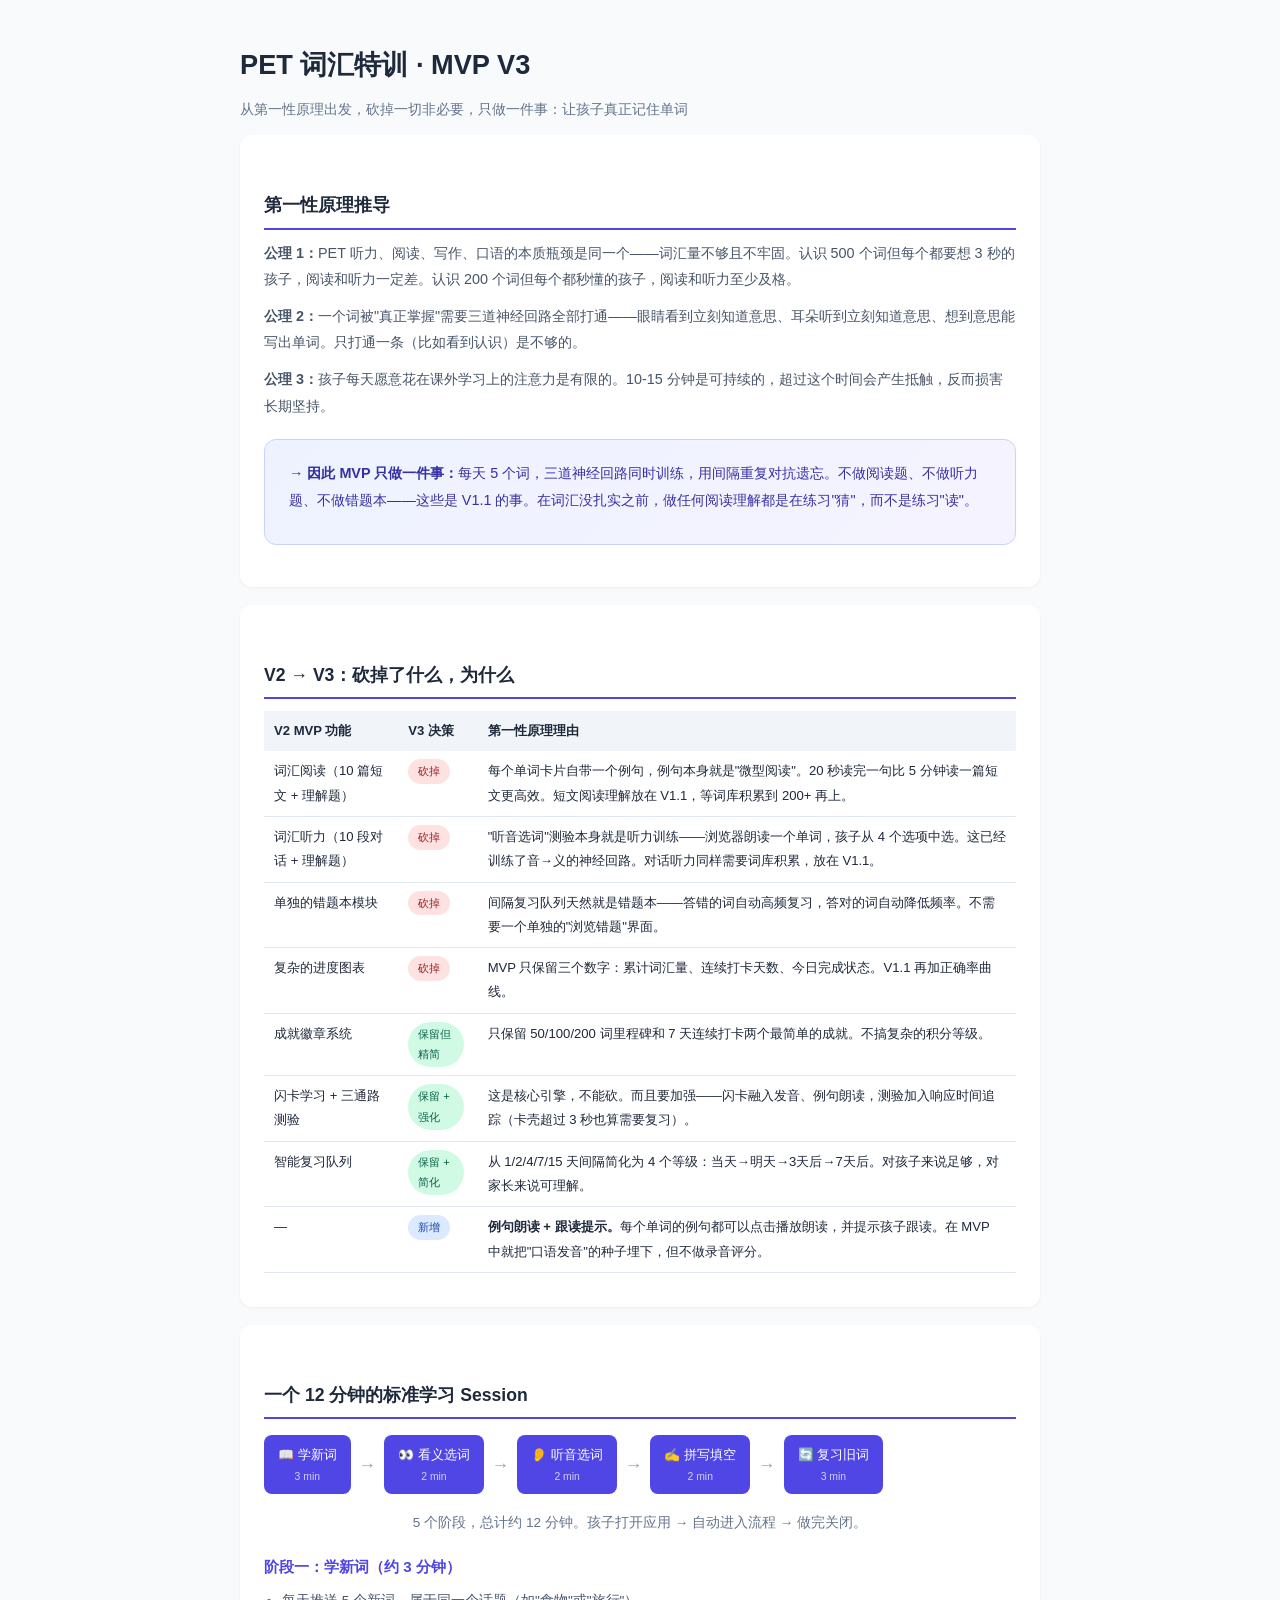
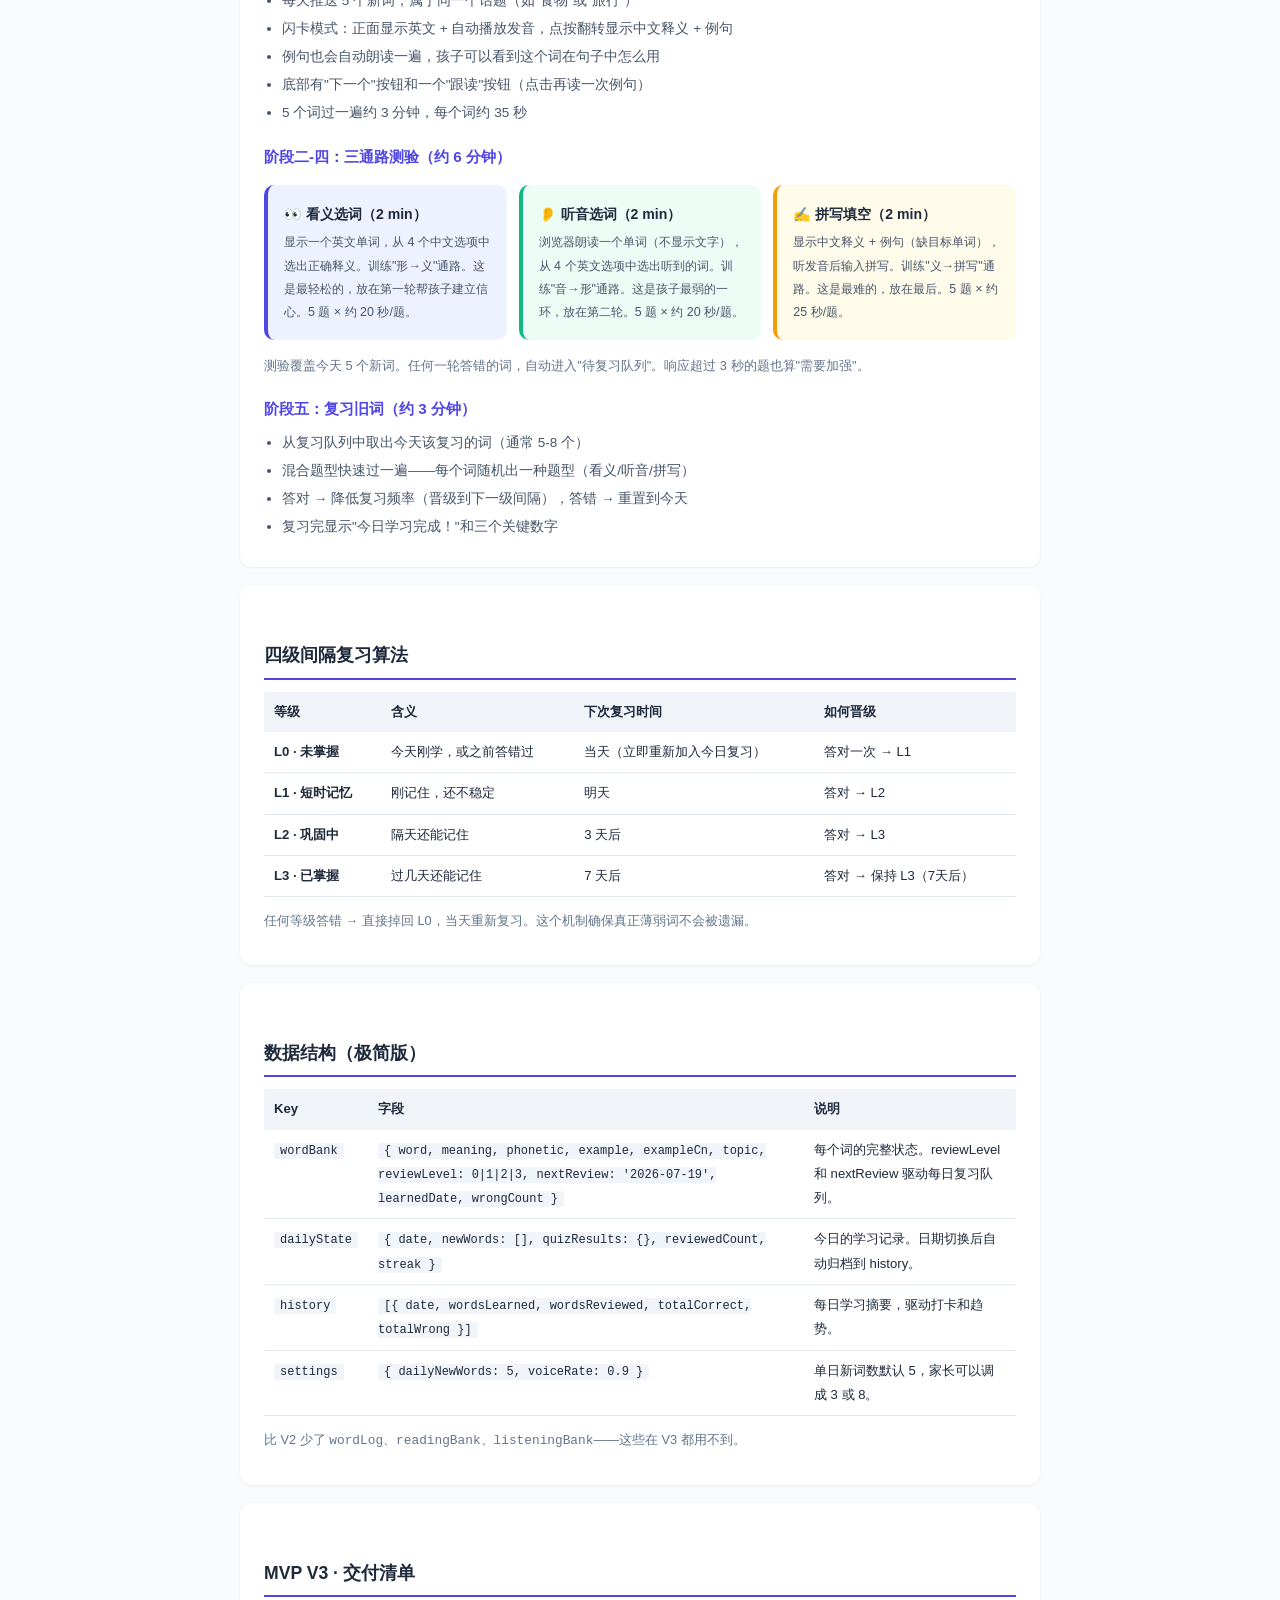
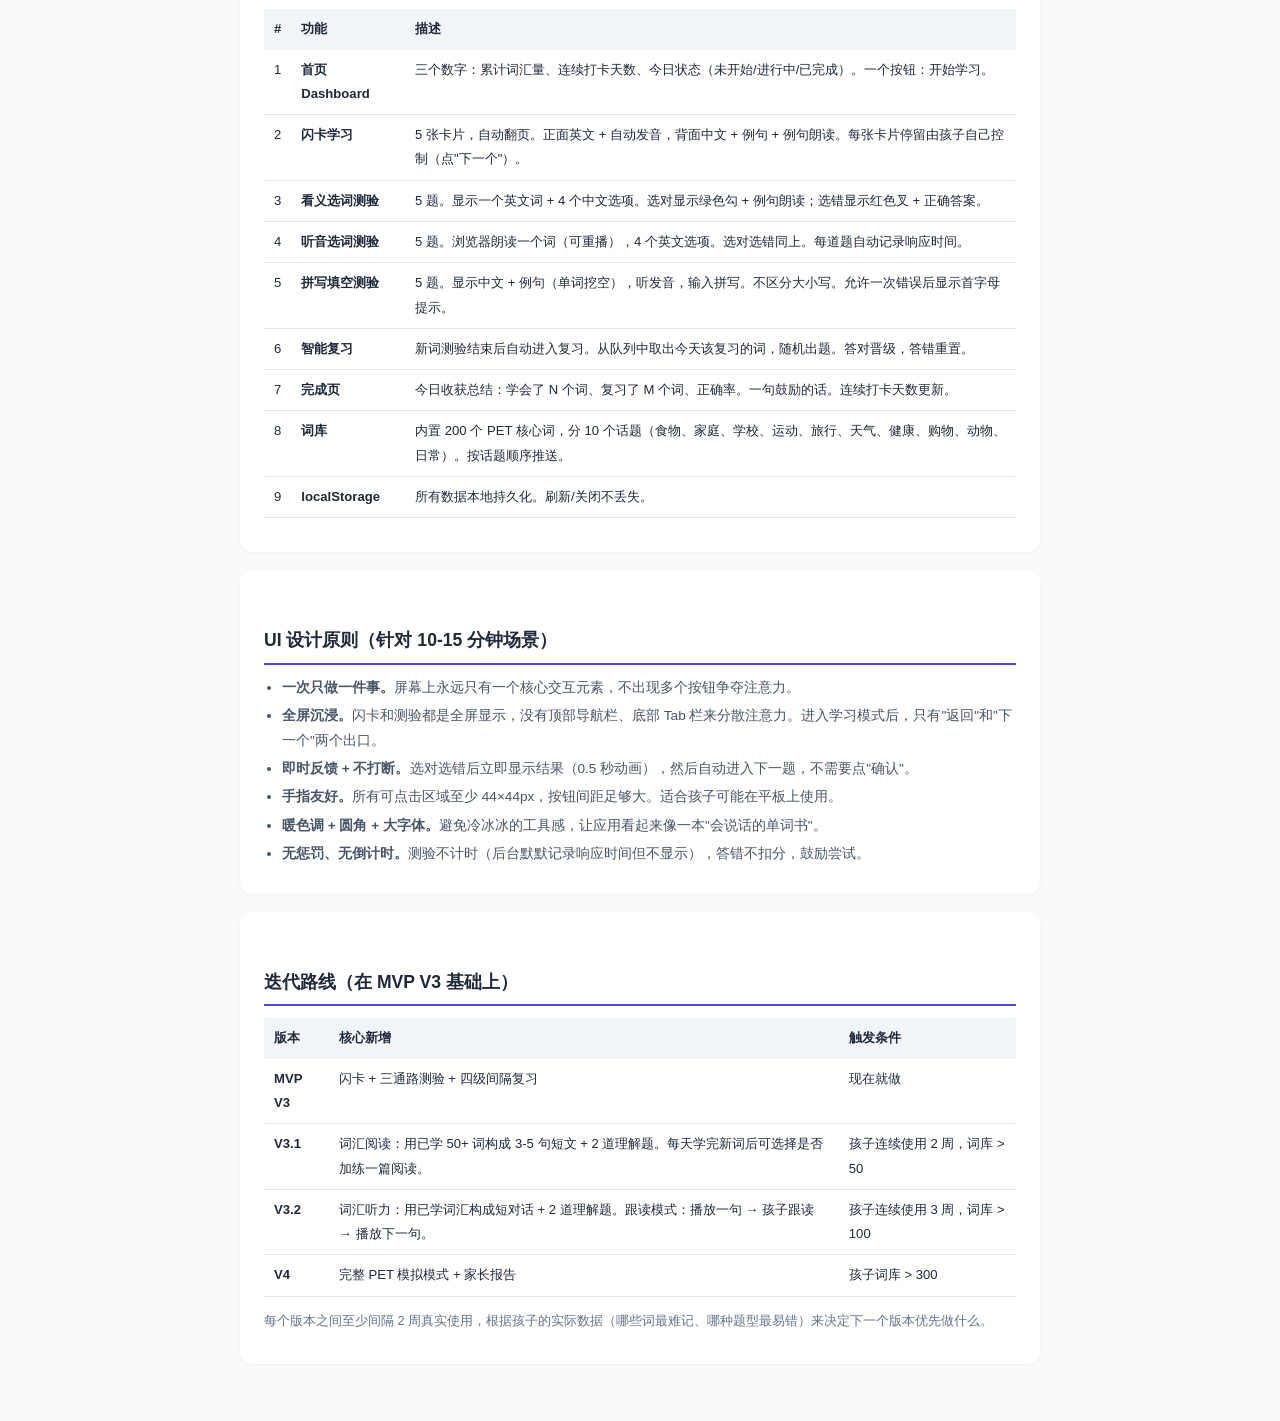
<file: reference/pet-app-plan-v3.html>
<!DOCTYPE html>
<html lang="zh-CN">
<head>
<meta charset="UTF-8">
<meta name="viewport" content="width=device-width, initial-scale=1.0">
<title>PET 词汇特训 · MVP V3 第一性原理设计</title>
<style>
  :root { color-scheme: light; }
  * { margin: 0; padding: 0; box-sizing: border-box; }
  body {
    font-family: -apple-system, BlinkMacSystemFont, "PingFang SC", "Microsoft YaHei", sans-serif;
    background: #F8FAFC; color: #1E293B; line-height: 1.85; padding: 40px 24px;
  }
  .container { max-width: 800px; margin: 0 auto; }
  h1 { font-size: 1.7rem; margin-bottom: 6px; }
  .subtitle { color: #64748B; margin-bottom: 12px; }
  h2 {
    font-size: 1.1rem; margin: 32px 0 10px;
    padding-bottom: 6px; border-bottom: 2px solid #4F46E5;
  }
  h3 { font-size: 0.95rem; margin: 18px 0 6px; color: #4F46E5; }
  p { margin-bottom: 10px; color: #475569; font-size: 0.9rem; }
  .arch-block {
    background: white; border-radius: 12px; padding: 22px 24px; margin-bottom: 18px;
    box-shadow: 0 1px 3px rgba(0,0,0,0.05);
  }
  .highlight-box {
    background: linear-gradient(135deg, #EEF2FF, #F5F3FF);
    border: 1px solid #C7D2FE; border-radius: 12px; padding: 20px 24px;
    margin: 20px 0;
  }
  .highlight-box p { color: #3730A3; }
  .tag {
    display: inline-block; padding: 2px 10px; border-radius: 100px;
    font-size: 0.7rem; font-weight: 500; margin-right: 4px;
  }
  .tag-cut { background: #FEE2E2; color: #991B1B; }
  .tag-keep { background: #D1FAE5; color: #065F46; }
  .tag-add { background: #DBEAFE; color: #1E40AF; }
  .data-table { width: 100%; border-collapse: collapse; margin: 12px 0; font-size: 0.82rem; }
  .data-table th { background: #F1F5F9; padding: 8px 10px; text-align: left; font-weight: 600; }
  .data-table td { padding: 8px 10px; border-bottom: 1px solid #E2E8F0; vertical-align: top; }
  .data-table code { background: #F1F5F9; padding: 1px 6px; border-radius: 3px; font-size: 0.75rem; }
  ul { margin: 6px 0 6px 18px; color: #475569; }
  li { margin-bottom: 3px; font-size: 0.85rem; }

  .session-flow {
    display: flex; flex-wrap: wrap; gap: 8px; align-items: center; margin: 16px 0;
  }
  .flow-step {
    background: #4F46E5; color: white; padding: 8px 14px; border-radius: 8px;
    font-size: 0.8rem; font-weight: 500; text-align: center; min-width: 80px;
  }
  .flow-arrow { color: #94A3B8; font-size: 1.1rem; font-weight: 700; }
  .flow-time { font-size: 0.65rem; opacity: 0.75; display: block; }

  .three-col {
    display: grid; grid-template-columns: repeat(auto-fit, minmax(200px, 1fr));
    gap: 12px; margin: 14px 0;
  }
  .col-card {
    border-radius: 10px; padding: 16px; border-left: 4px solid;
  }
  .col-card h4 { font-size: 0.88rem; margin-bottom: 4px; }
  .col-card p { font-size: 0.78rem; margin: 0; }
  .card-sight { background: #EEF2FF; border-color: #4F46E5; }
  .card-sound { background: #ECFDF5; border-color: #10B981; }
  .card-spell { background: #FFFBEB; border-color: #F59E0B; }
</style>
</head>
<body>
<div class="container">

<h1>PET 词汇特训 · MVP V3</h1>
<p class="subtitle">从第一性原理出发，砍掉一切非必要，只做一件事：让孩子真正记住单词</p>

<!-- ====== FIRST PRINCIPLES ====== -->
<div class="arch-block">
  <h2>第一性原理推导</h2>

  <p><strong>公理 1：</strong>PET 听力、阅读、写作、口语的本质瓶颈是同一个——词汇量不够且不牢固。认识 500 个词但每个都要想 3 秒的孩子，阅读和听力一定差。认识 200 个词但每个都秒懂的孩子，阅读和听力至少及格。</p>

  <p><strong>公理 2：</strong>一个词被"真正掌握"需要三道神经回路全部打通——眼睛看到立刻知道意思、耳朵听到立刻知道意思、想到意思能写出单词。只打通一条（比如看到认识）是不够的。</p>

  <p><strong>公理 3：</strong>孩子每天愿意花在课外学习上的注意力是有限的。10-15 分钟是可持续的，超过这个时间会产生抵触，反而损害长期坚持。</p>

  <div class="highlight-box">
    <p><strong>→ 因此 MVP 只做一件事：</strong>每天 5 个词，三道神经回路同时训练，用间隔重复对抗遗忘。不做阅读题、不做听力题、不做错题本——这些是 V1.1 的事。在词汇没扎实之前，做任何阅读理解都是在练习"猜"，而不是练习"读"。</p>
  </div>
</div>

<!-- ====== WHAT WE CUT ====== -->
<div class="arch-block">
  <h2>V2 → V3：砍掉了什么，为什么</h2>

  <table class="data-table">
    <tr><th>V2 MVP 功能</th><th>V3 决策</th><th>第一性原理理由</th></tr>
    <tr>
      <td>词汇阅读（10 篇短文 + 理解题）</td>
      <td><span class="tag tag-cut">砍掉</span></td>
      <td>每个单词卡片自带一个例句，例句本身就是"微型阅读"。20 秒读完一句比 5 分钟读一篇短文更高效。短文阅读理解放在 V1.1，等词库积累到 200+ 再上。</td>
    </tr>
    <tr>
      <td>词汇听力（10 段对话 + 理解题）</td>
      <td><span class="tag tag-cut">砍掉</span></td>
      <td>"听音选词"测验本身就是听力训练——浏览器朗读一个单词，孩子从 4 个选项中选。这已经训练了音→义的神经回路。对话听力同样需要词库积累，放在 V1.1。</td>
    </tr>
    <tr>
      <td>单独的错题本模块</td>
      <td><span class="tag tag-cut">砍掉</span></td>
      <td>间隔复习队列天然就是错题本——答错的词自动高频复习，答对的词自动降低频率。不需要一个单独的"浏览错题"界面。</td>
    </tr>
    <tr>
      <td>复杂的进度图表</td>
      <td><span class="tag tag-cut">砍掉</span></td>
      <td>MVP 只保留三个数字：累计词汇量、连续打卡天数、今日完成状态。V1.1 再加正确率曲线。</td>
    </tr>
    <tr>
      <td>成就徽章系统</td>
      <td><span class="tag tag-keep">保留但精简</span></td>
      <td>只保留 50/100/200 词里程碑和 7 天连续打卡两个最简单的成就。不搞复杂的积分等级。</td>
    </tr>
    <tr>
      <td>闪卡学习 + 三通路测验</td>
      <td><span class="tag tag-keep">保留 + 强化</span></td>
      <td>这是核心引擎，不能砍。而且要加强——闪卡融入发音、例句朗读，测验加入响应时间追踪（卡壳超过 3 秒也算需要复习）。</td>
    </tr>
    <tr>
      <td>智能复习队列</td>
      <td><span class="tag tag-keep">保留 + 简化</span></td>
      <td>从 1/2/4/7/15 天间隔简化为 4 个等级：当天→明天→3天后→7天后。对孩子来说足够，对家长来说可理解。</td>
    </tr>
    <tr>
      <td>—</td>
      <td><span class="tag tag-add">新增</span></td>
      <td><strong>例句朗读 + 跟读提示。</strong>每个单词的例句都可以点击播放朗读，并提示孩子跟读。在 MVP 中就把"口语发音"的种子埋下，但不做录音评分。</td>
    </tr>
  </table>
</div>

<!-- ====== 10-15 MIN SESSION ====== -->
<div class="arch-block">
  <h2>一个 12 分钟的标准学习 Session</h2>

  <div class="session-flow">
    <div class="flow-step">📖 学新词<span class="flow-time">3 min</span></div>
    <span class="flow-arrow">→</span>
    <div class="flow-step">👀 看义选词<span class="flow-time">2 min</span></div>
    <span class="flow-arrow">→</span>
    <div class="flow-step">👂 听音选词<span class="flow-time">2 min</span></div>
    <span class="flow-arrow">→</span>
    <div class="flow-step">✍️ 拼写填空<span class="flow-time">2 min</span></div>
    <span class="flow-arrow">→</span>
    <div class="flow-step">🔄 复习旧词<span class="flow-time">3 min</span></div>
  </div>

  <p style="font-size:0.85rem;color:#64748B;text-align:center;margin-top:6px;">5 个阶段，总计约 12 分钟。孩子打开应用 → 自动进入流程 → 做完关闭。</p>

  <h3>阶段一：学新词（约 3 分钟）</h3>
  <ul>
    <li>每天推送 5 个新词，属于同一个话题（如"食物"或"旅行"）</li>
    <li>闪卡模式：正面显示英文 + 自动播放发音，点按翻转显示中文释义 + 例句</li>
    <li>例句也会自动朗读一遍，孩子可以看到这个词在句子中怎么用</li>
    <li>底部有"下一个"按钮和一个"跟读"按钮（点击再读一次例句）</li>
    <li>5 个词过一遍约 3 分钟，每个词约 35 秒</li>
  </ul>

  <h3>阶段二-四：三通路测验（约 6 分钟）</h3>

  <div class="three-col">
    <div class="col-card card-sight">
      <h4>👀 看义选词（2 min）</h4>
      <p>显示一个英文单词，从 4 个中文选项中选出正确释义。训练"形→义"通路。这是最轻松的，放在第一轮帮孩子建立信心。5 题 × 约 20 秒/题。</p>
    </div>
    <div class="col-card card-sound">
      <h4>👂 听音选词（2 min）</h4>
      <p>浏览器朗读一个单词（不显示文字），从 4 个英文选项中选出听到的词。训练"音→形"通路。这是孩子最弱的一环，放在第二轮。5 题 × 约 20 秒/题。</p>
    </div>
    <div class="col-card card-spell">
      <h4>✍️ 拼写填空（2 min）</h4>
      <p>显示中文释义 + 例句（缺目标单词），听发音后输入拼写。训练"义→拼写"通路。这是最难的，放在最后。5 题 × 约 25 秒/题。</p>
    </div>
  </div>

  <p style="font-size:0.8rem;color:#64748B;">测验覆盖今天 5 个新词。任何一轮答错的词，自动进入"待复习队列"。响应超过 3 秒的题也算"需要加强"。</p>

  <h3>阶段五：复习旧词（约 3 分钟）</h3>
  <ul>
    <li>从复习队列中取出今天该复习的词（通常 5-8 个）</li>
    <li>混合题型快速过一遍——每个词随机出一种题型（看义/听音/拼写）</li>
    <li>答对 → 降低复习频率（晋级到下一级间隔），答错 → 重置到今天</li>
    <li>复习完显示"今日学习完成！"和三个关键数字</li>
  </ul>
</div>

<!-- ====== SPACED REPETITION ====== -->
<div class="arch-block">
  <h2>四级间隔复习算法</h2>

  <table class="data-table">
    <tr><th>等级</th><th>含义</th><th>下次复习时间</th><th>如何晋级</th></tr>
    <tr>
      <td><strong>L0 · 未掌握</strong></td>
      <td>今天刚学，或之前答错过</td>
      <td>当天（立即重新加入今日复习）</td>
      <td>答对一次 → L1</td>
    </tr>
    <tr>
      <td><strong>L1 · 短时记忆</strong></td>
      <td>刚记住，还不稳定</td>
      <td>明天</td>
      <td>答对 → L2</td>
    </tr>
    <tr>
      <td><strong>L2 · 巩固中</strong></td>
      <td>隔天还能记住</td>
      <td>3 天后</td>
      <td>答对 → L3</td>
    </tr>
    <tr>
      <td><strong>L3 · 已掌握</strong></td>
      <td>过几天还能记住</td>
      <td>7 天后</td>
      <td>答对 → 保持 L3（7天后）</td>
    </tr>
  </table>

  <p style="font-size:0.8rem;color:#64748B;">任何等级答错 → 直接掉回 L0，当天重新复习。这个机制确保真正薄弱词不会被遗漏。</p>
</div>

<!-- ====== DATA MODEL ====== -->
<div class="arch-block">
  <h2>数据结构（极简版）</h2>

  <table class="data-table">
    <tr><th>Key</th><th>字段</th><th>说明</th></tr>
    <tr>
      <td><code>wordBank</code></td>
      <td><code>{ word, meaning, phonetic, example, exampleCn, topic, reviewLevel: 0|1|2|3, nextReview: '2026-07-19', learnedDate, wrongCount }</code></td>
      <td>每个词的完整状态。reviewLevel 和 nextReview 驱动每日复习队列。</td>
    </tr>
    <tr>
      <td><code>dailyState</code></td>
      <td><code>{ date, newWords: [], quizResults: {}, reviewedCount, streak }</code></td>
      <td>今日的学习记录。日期切换后自动归档到 history。</td>
    </tr>
    <tr>
      <td><code>history</code></td>
      <td><code>[{ date, wordsLearned, wordsReviewed, totalCorrect, totalWrong }]</code></td>
      <td>每日学习摘要，驱动打卡和趋势。</td>
    </tr>
    <tr>
      <td><code>settings</code></td>
      <td><code>{ dailyNewWords: 5, voiceRate: 0.9 }</code></td>
      <td>单日新词数默认 5，家长可以调成 3 或 8。</td>
    </tr>
  </table>

  <p style="font-size:0.8rem;color:#64748B;">比 V2 少了 <code>wordLog</code>、<code>readingBank</code>、<code>listeningBank</code>——这些在 V3 都用不到。</p>
</div>

<!-- ====== MVP SCOPE ====== -->
<div class="arch-block">
  <h2>MVP V3 · 交付清单</h2>

  <table class="data-table">
    <tr><th>#</th><th>功能</th><th>描述</th></tr>
    <tr><td>1</td><td><strong>首页 Dashboard</strong></td><td>三个数字：累计词汇量、连续打卡天数、今日状态（未开始/进行中/已完成）。一个按钮：开始学习。</td></tr>
    <tr><td>2</td><td><strong>闪卡学习</strong></td><td>5 张卡片，自动翻页。正面英文 + 自动发音，背面中文 + 例句 + 例句朗读。每张卡片停留由孩子自己控制（点"下一个"）。</td></tr>
    <tr><td>3</td><td><strong>看义选词测验</strong></td><td>5 题。显示一个英文词 + 4 个中文选项。选对显示绿色勾 + 例句朗读；选错显示红色叉 + 正确答案。</td></tr>
    <tr><td>4</td><td><strong>听音选词测验</strong></td><td>5 题。浏览器朗读一个词（可重播），4 个英文选项。选对选错同上。每道题自动记录响应时间。</td></tr>
    <tr><td>5</td><td><strong>拼写填空测验</strong></td><td>5 题。显示中文 + 例句（单词挖空），听发音，输入拼写。不区分大小写。允许一次错误后显示首字母提示。</td></tr>
    <tr><td>6</td><td><strong>智能复习</strong></td><td>新词测验结束后自动进入复习。从队列中取出今天该复习的词，随机出题。答对晋级，答错重置。</td></tr>
    <tr><td>7</td><td><strong>完成页</strong></td><td>今日收获总结：学会了 N 个词、复习了 M 个词、正确率。一句鼓励的话。连续打卡天数更新。</td></tr>
    <tr><td>8</td><td><strong>词库</strong></td><td>内置 200 个 PET 核心词，分 10 个话题（食物、家庭、学校、运动、旅行、天气、健康、购物、动物、日常）。按话题顺序推送。</td></tr>
    <tr><td>9</td><td><strong>localStorage</strong></td><td>所有数据本地持久化。刷新/关闭不丢失。</td></tr>
  </table>
</div>

<!-- ====== UI PRINCIPLES ====== -->
<div class="arch-block">
  <h2>UI 设计原则（针对 10-15 分钟场景）</h2>

  <ul>
    <li><strong>一次只做一件事。</strong>屏幕上永远只有一个核心交互元素，不出现多个按钮争夺注意力。</li>
    <li><strong>全屏沉浸。</strong>闪卡和测验都是全屏显示，没有顶部导航栏、底部 Tab 栏来分散注意力。进入学习模式后，只有"返回"和"下一个"两个出口。</li>
    <li><strong>即时反馈 + 不打断。</strong>选对选错后立即显示结果（0.5 秒动画），然后自动进入下一题，不需要点"确认"。</li>
    <li><strong>手指友好。</strong>所有可点击区域至少 44×44px，按钮间距足够大。适合孩子可能在平板上使用。</li>
    <li><strong>暖色调 + 圆角 + 大字体。</strong>避免冷冰冰的工具感，让应用看起来像一本"会说话的单词书"。</li>
    <li><strong>无惩罚、无倒计时。</strong>测验不计时（后台默默记录响应时间但不显示），答错不扣分，鼓励尝试。</li>
  </ul>
</div>

<!-- ====== ITERATION ROADMAP ====== -->
<div class="arch-block">
  <h2>迭代路线（在 MVP V3 基础上）</h2>

  <table class="data-table">
    <tr><th>版本</th><th>核心新增</th><th>触发条件</th></tr>
    <tr>
      <td><strong>MVP V3</strong></td>
      <td>闪卡 + 三通路测验 + 四级间隔复习</td>
      <td>现在就做</td>
    </tr>
    <tr>
      <td><strong>V3.1</strong></td>
      <td>词汇阅读：用已学 50+ 词构成 3-5 句短文 + 2 道理解题。每天学完新词后可选择是否加练一篇阅读。</td>
      <td>孩子连续使用 2 周，词库 &gt; 50</td>
    </tr>
    <tr>
      <td><strong>V3.2</strong></td>
      <td>词汇听力：用已学词汇构成短对话 + 2 道理解题。跟读模式：播放一句 → 孩子跟读 → 播放下一句。</td>
      <td>孩子连续使用 3 周，词库 &gt; 100</td>
    </tr>
    <tr>
      <td><strong>V4</strong></td>
      <td>完整 PET 模拟模式 + 家长报告</td>
      <td>孩子词库 &gt; 300</td>
    </tr>
  </table>

  <p style="font-size:0.8rem;color:#64748B;">每个版本之间至少间隔 2 周真实使用，根据孩子的实际数据（哪些词最难记、哪种题型最易错）来决定下一个版本优先做什么。</p>
</div>

</div>
</body>
</html>
</file>
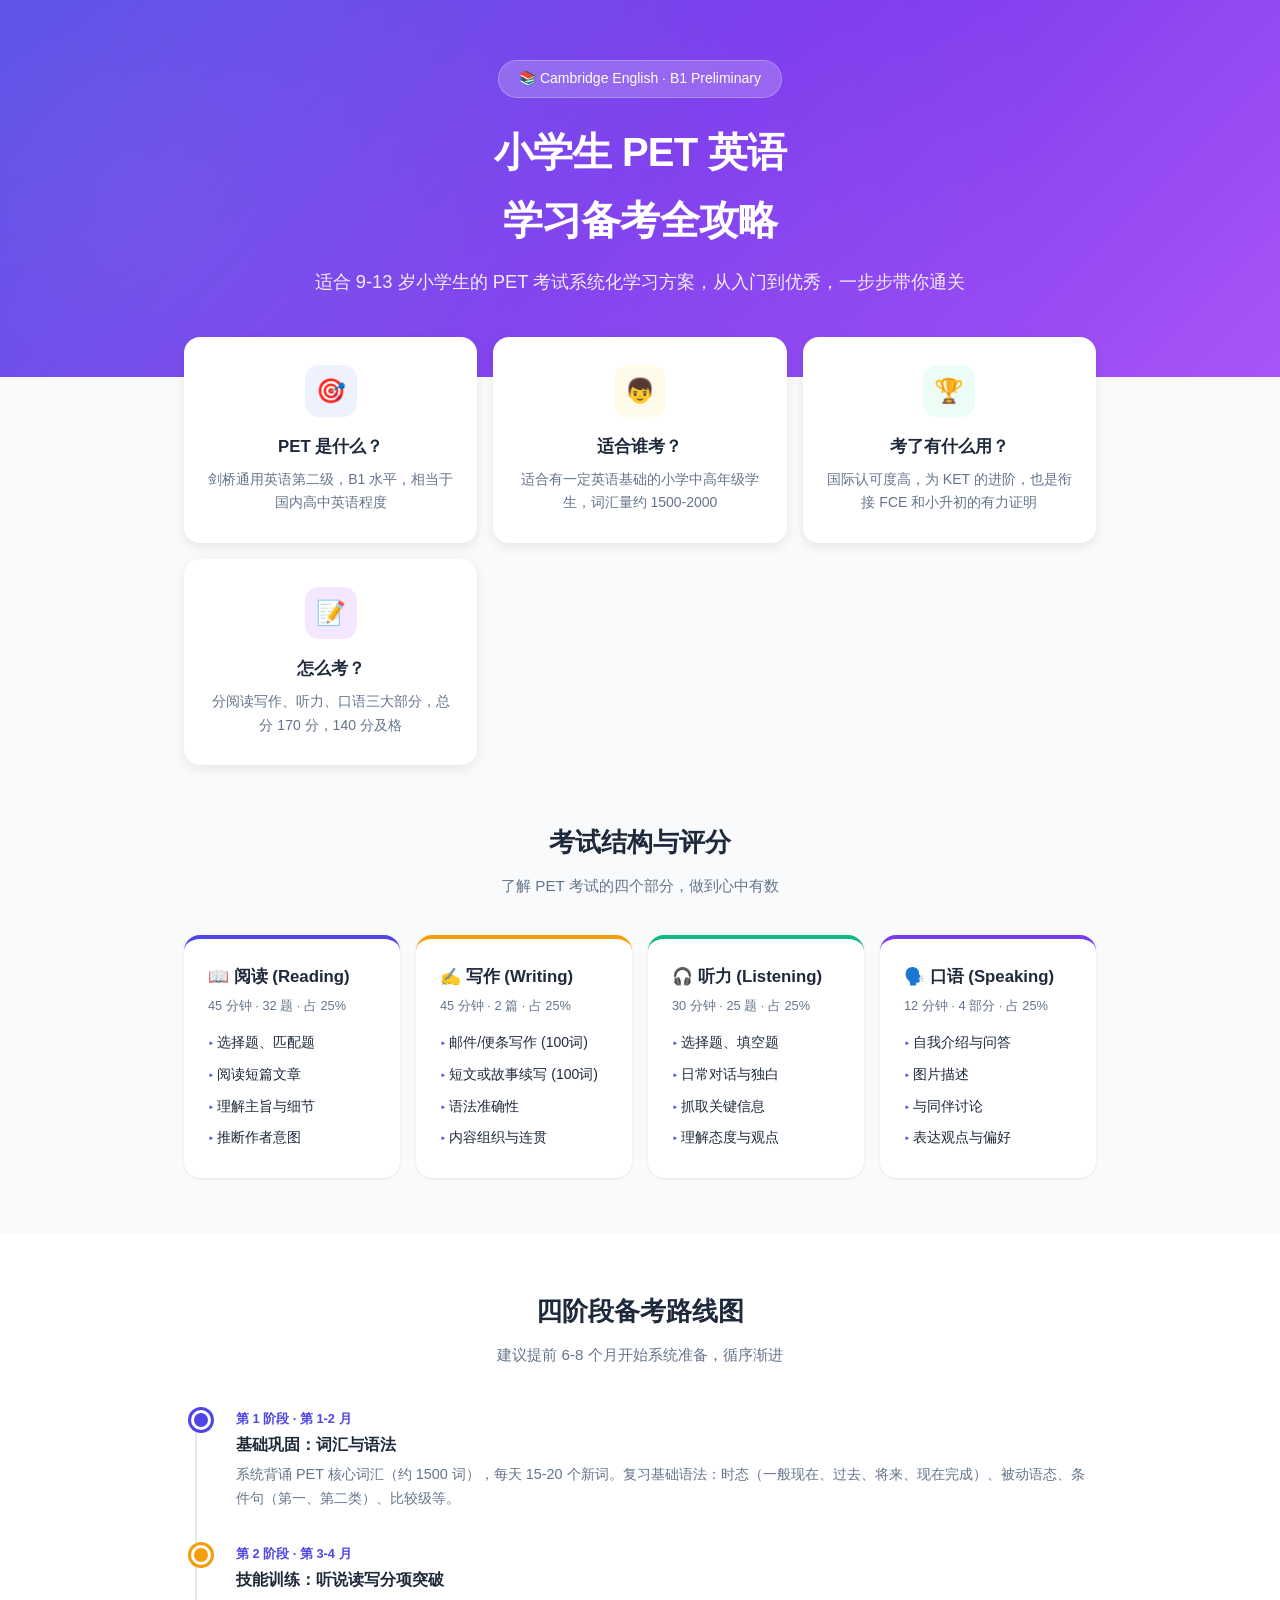
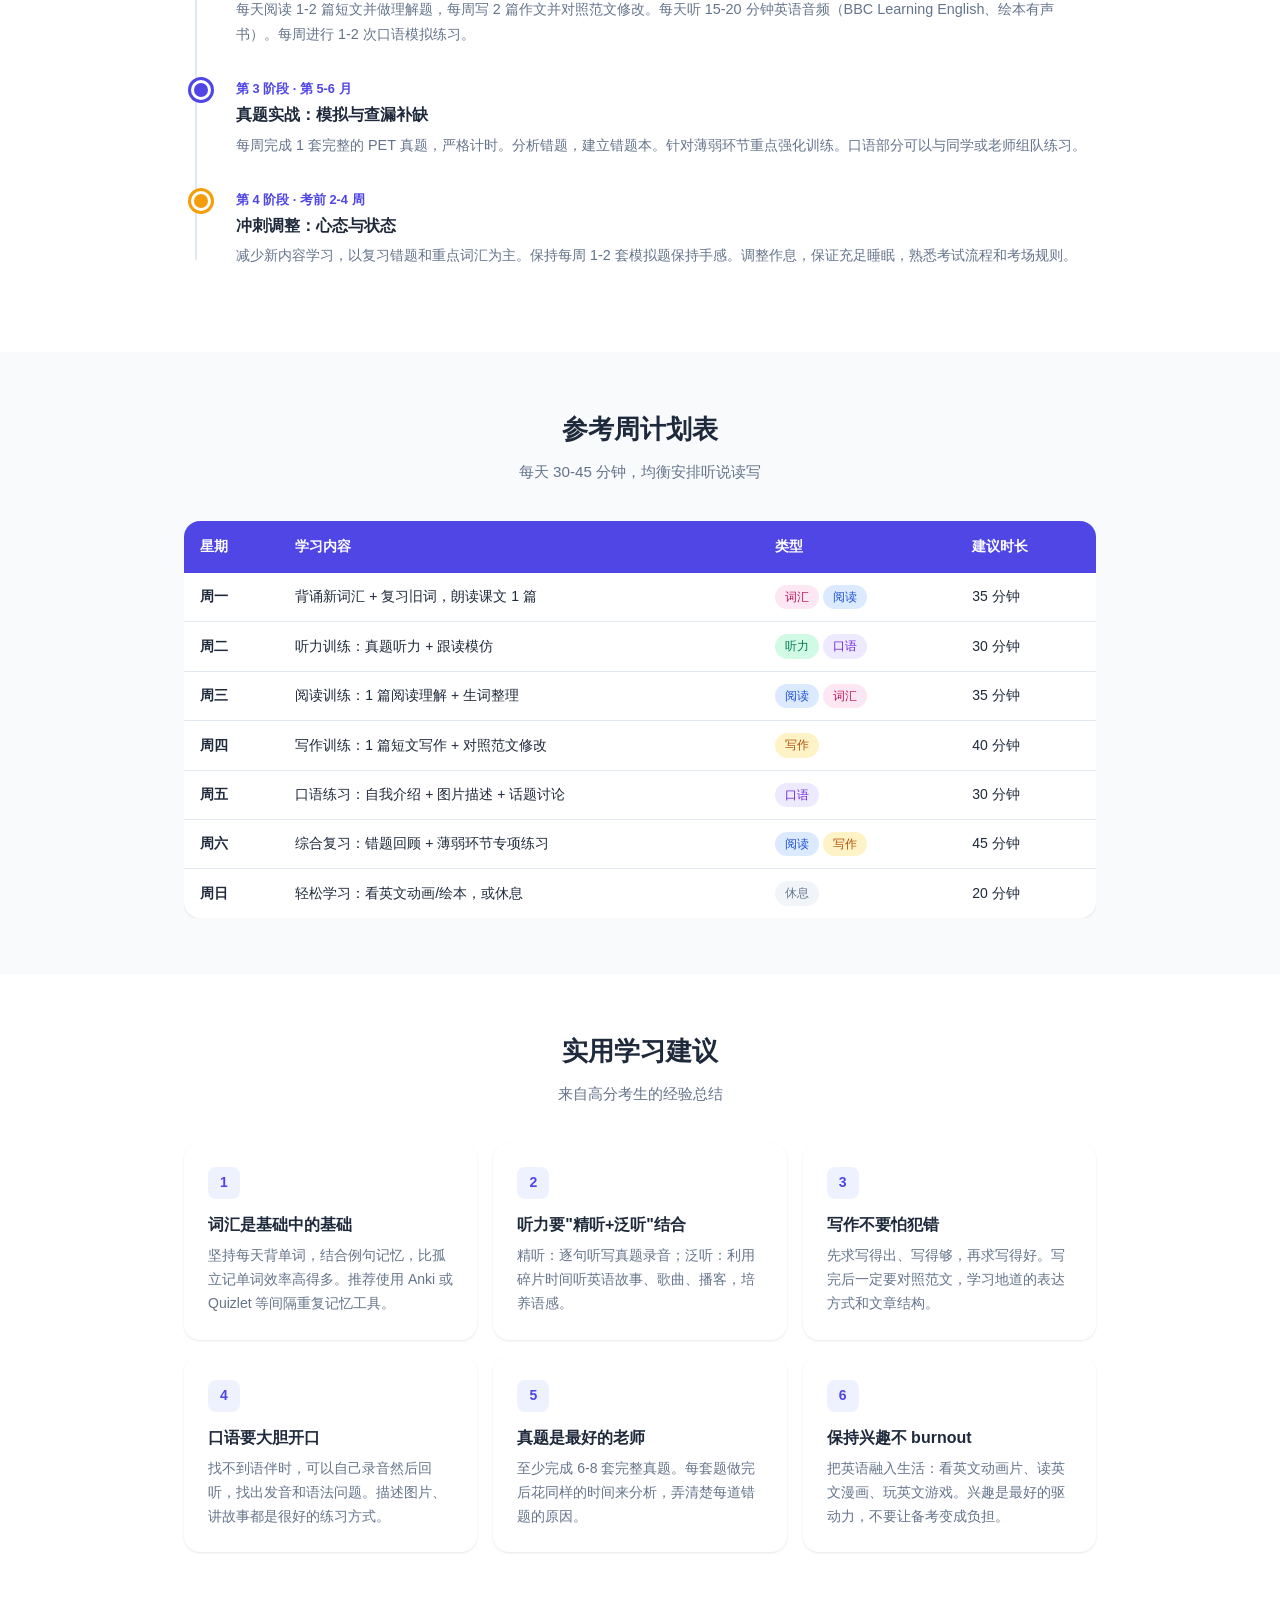
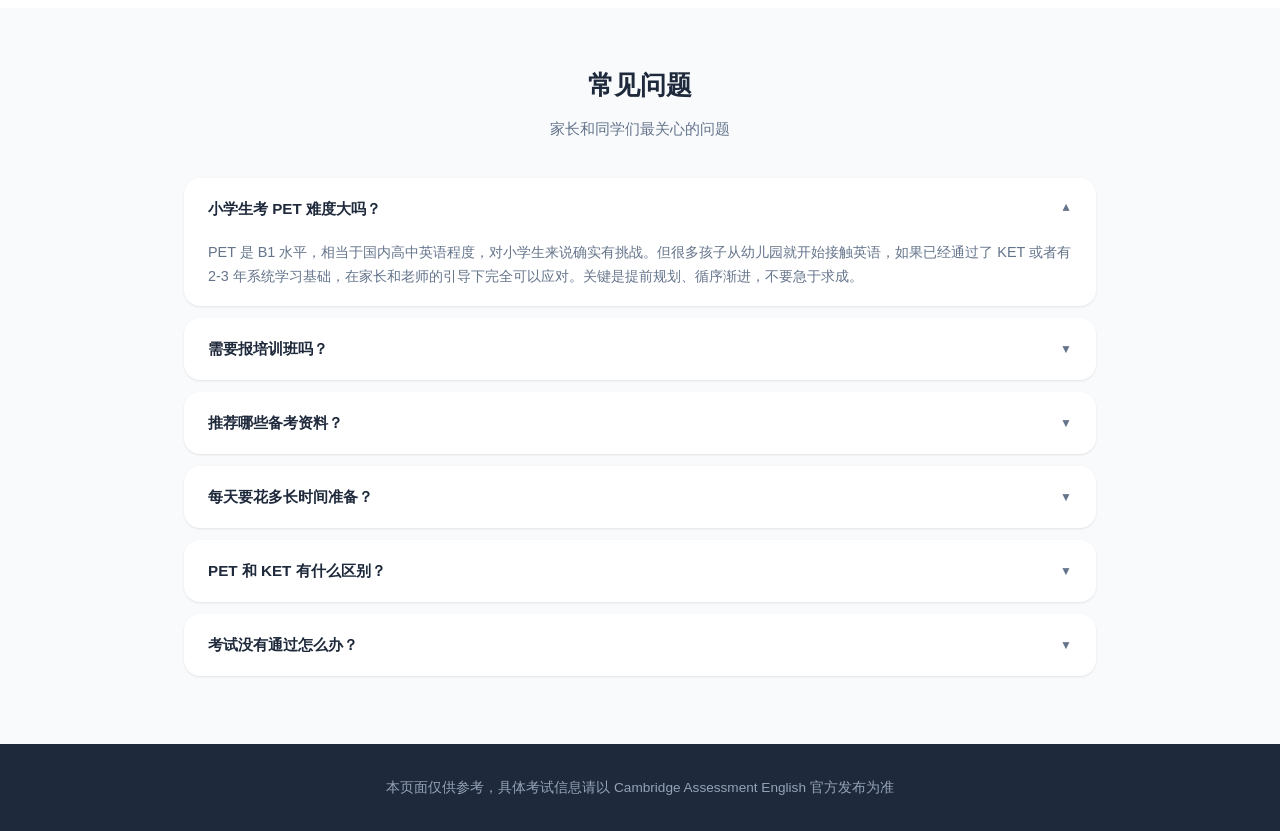
<file: reference/pet-guide.html>
<!DOCTYPE html>
<html lang="zh-CN">
<head>
<meta charset="UTF-8">
<meta name="viewport" content="width=device-width, initial-scale=1.0">
<title>小学生 PET 英语学习备考指南</title>
<style>
  :root {
    color-scheme: light;
    --primary: #4F46E5;
    --primary-light: #EEF2FF;
    --accent: #F59E0B;
    --accent-light: #FFFBEB;
    --success: #10B981;
    --success-light: #ECFDF5;
    --text: #1E293B;
    --text-secondary: #64748B;
    --bg: #F8FAFC;
    --card: #FFFFFF;
    --border: #E2E8F0;
    --radius: 16px;
    --shadow: 0 1px 3px rgba(0,0,0,0.06), 0 1px 2px rgba(0,0,0,0.04);
    --shadow-md: 0 4px 12px rgba(0,0,0,0.08);
  }
  * { margin: 0; padding: 0; box-sizing: border-box; }
  body {
    font-family: -apple-system, BlinkMacSystemFont, "Segoe UI", "PingFang SC", "Microsoft YaHei", sans-serif;
    background: var(--bg);
    color: var(--text);
    line-height: 1.7;
  }

  .hero {
    background: linear-gradient(135deg, #4F46E5 0%, #7C3AED 50%, #A855F7 100%);
    color: white;
    padding: 60px 24px 80px;
    text-align: center;
    position: relative;
    overflow: hidden;
  }
  .hero::before {
    content: '';
    position: absolute;
    top: -50%; left: -50%;
    width: 200%; height: 200%;
    background: radial-gradient(circle at 30% 50%, rgba(255,255,255,0.1) 0%, transparent 50%);
    animation: heroGlow 8s ease-in-out infinite;
  }
  @keyframes heroGlow {
    0%, 100% { transform: translate(0, 0); }
    50% { transform: translate(5%, 5%); }
  }
  .hero-content { position: relative; z-index: 1; max-width: 720px; margin: 0 auto; }
  .hero h1 { font-size: 2.5rem; font-weight: 800; margin-bottom: 12px; letter-spacing: -0.02em; }
  .hero .subtitle { font-size: 1.15rem; opacity: 0.9; font-weight: 500; }
  .hero .badge {
    display: inline-block;
    background: rgba(255,255,255,0.2);
    backdrop-filter: blur(10px);
    border: 1px solid rgba(255,255,255,0.25);
    border-radius: 100px;
    padding: 6px 20px;
    font-size: 0.875rem;
    margin-bottom: 20px;
  }

  .container { max-width: 960px; margin: 0 auto; padding: 0 24px; }

  .section { padding: 56px 0; }
  .section-title {
    font-size: 1.6rem;
    font-weight: 700;
    text-align: center;
    margin-bottom: 8px;
    color: var(--text);
  }
  .section-desc {
    text-align: center;
    color: var(--text-secondary);
    margin-bottom: 36px;
    font-size: 0.95rem;
  }

  .intro-cards {
    display: grid;
    grid-template-columns: repeat(auto-fit, minmax(220px, 1fr));
    gap: 16px;
    margin-top: -40px;
    position: relative;
    z-index: 2;
  }
  .intro-card {
    background: var(--card);
    border-radius: var(--radius);
    padding: 28px 24px;
    box-shadow: var(--shadow-md);
    text-align: center;
    transition: transform 0.2s;
  }
  .intro-card:hover { transform: translateY(-4px); }
  .intro-card .icon {
    width: 52px; height: 52px;
    border-radius: 14px;
    display: flex; align-items: center; justify-content: center;
    margin: 0 auto 16px;
    font-size: 1.5rem;
  }
  .intro-card h3 { font-size: 1.05rem; margin-bottom: 6px; }
  .intro-card p { color: var(--text-secondary); font-size: 0.875rem; }
  .icon-blue { background: var(--primary-light); color: var(--primary); }
  .icon-amber { background: var(--accent-light); color: var(--accent); }
  .icon-green { background: var(--success-light); color: var(--success); }
  .icon-purple { background: #F3E8FF; color: #7C3AED; }

  .exam-grid {
    display: grid;
    grid-template-columns: repeat(auto-fit, minmax(200px, 1fr));
    gap: 16px;
  }
  .exam-card {
    background: var(--card);
    border-radius: var(--radius);
    padding: 24px;
    box-shadow: var(--shadow);
    border-top: 4px solid var(--primary);
  }
  .exam-card:nth-child(2) { border-top-color: #F59E0B; }
  .exam-card:nth-child(3) { border-top-color: #10B981; }
  .exam-card:nth-child(4) { border-top-color: #7C3AED; }
  .exam-card h3 { font-size: 1.05rem; margin-bottom: 4px; }
  .exam-card .meta { color: var(--text-secondary); font-size: 0.8rem; margin-bottom: 10px; }
  .exam-card ul { list-style: none; font-size: 0.875rem; }
  .exam-card ul li { padding: 4px 0; }
  .exam-card ul li::before { content: '▸ '; color: var(--primary); font-size: 0.75rem; }

  .timeline { position: relative; padding-left: 32px; }
  .timeline::before {
    content: '';
    position: absolute;
    left: 11px; top: 8px; bottom: 8px;
    width: 2px;
    background: var(--border);
  }
  .timeline-item {
    position: relative;
    margin-bottom: 28px;
    padding-left: 20px;
  }
  .timeline-item::before {
    content: '';
    position: absolute;
    left: -25px; top: 6px;
    width: 14px; height: 14px;
    border-radius: 50%;
    background: var(--primary);
    border: 3px solid white;
    box-shadow: 0 0 0 3px var(--primary);
  }
  .timeline-item:nth-child(even)::before { background: var(--accent); box-shadow: 0 0 0 3px var(--accent); }
  .timeline-item h3 { font-size: 1rem; margin-bottom: 4px; }
  .timeline-item .phase { font-size: 0.8rem; color: var(--primary); font-weight: 600; }
  .timeline-item p { font-size: 0.9rem; color: var(--text-secondary); }

  .tips-grid {
    display: grid;
    grid-template-columns: repeat(auto-fit, minmax(280px, 1fr));
    gap: 16px;
  }
  .tip-card {
    background: var(--card);
    border-radius: var(--radius);
    padding: 24px;
    box-shadow: var(--shadow);
  }
  .tip-card .num {
    width: 32px; height: 32px;
    border-radius: 8px;
    background: var(--primary-light);
    color: var(--primary);
    display: flex; align-items: center; justify-content: center;
    font-weight: 700;
    font-size: 0.875rem;
    margin-bottom: 12px;
  }
  .tip-card h3 { font-size: 1rem; margin-bottom: 6px; }
  .tip-card p { font-size: 0.875rem; color: var(--text-secondary); }

  .faq-item {
    background: var(--card);
    border-radius: var(--radius);
    margin-bottom: 12px;
    box-shadow: var(--shadow);
    overflow: hidden;
  }
  .faq-q {
    padding: 18px 24px;
    font-weight: 600;
    cursor: pointer;
    display: flex;
    justify-content: space-between;
    align-items: center;
    user-select: none;
    font-size: 0.95rem;
  }
  .faq-q:hover { background: var(--bg); }
  .faq-a {
    padding: 0 24px 18px;
    color: var(--text-secondary);
    font-size: 0.9rem;
    display: none;
  }
  .faq-item.open .faq-a { display: block; }
  .faq-q .arrow { transition: transform 0.25s; font-size: 0.75rem; color: var(--text-secondary); }
  .faq-item.open .faq-q .arrow { transform: rotate(180deg); }

  .schedule-table {
    width: 100%;
    border-collapse: collapse;
    background: var(--card);
    border-radius: var(--radius);
    overflow: hidden;
    box-shadow: var(--shadow);
  }
  .schedule-table th {
    background: var(--primary);
    color: white;
    padding: 14px 16px;
    font-size: 0.875rem;
    text-align: left;
  }
  .schedule-table td {
    padding: 12px 16px;
    border-bottom: 1px solid var(--border);
    font-size: 0.875rem;
  }
  .schedule-table tr:last-child td { border-bottom: none; }
  .schedule-table .day { font-weight: 600; white-space: nowrap; }
  .schedule-table .tag {
    display: inline-block;
    padding: 2px 10px;
    border-radius: 100px;
    font-size: 0.75rem;
    font-weight: 500;
  }
  .tag-read { background: #DBEAFE; color: #1D4ED8; }
  .tag-write { background: #FEF3C7; color: #B45309; }
  .tag-listen { background: #D1FAE5; color: #047857; }
  .tag-speak { background: #EDE9FE; color: #6D28D9; }
  .tag-vocab { background: #FCE7F3; color: #BE185D; }
  .tag-rest { background: #F1F5F9; color: #64748B; }

  footer {
    background: #1E293B;
    color: #94A3B8;
    text-align: center;
    padding: 32px 24px;
    font-size: 0.85rem;
  }

  @media (max-width: 640px) {
    .hero h1 { font-size: 1.8rem; }
    .hero { padding: 40px 20px 60px; }
    .section { padding: 40px 0; }
    .intro-cards { margin-top: -30px; }
  }
</style>
</head>
<body>

<header class="hero">
  <div class="hero-content">
    <div class="badge">📚 Cambridge English · B1 Preliminary</div>
    <h1>小学生 PET 英语<br>学习备考全攻略</h1>
    <p class="subtitle">适合 9-13 岁小学生的 PET 考试系统化学习方案，从入门到优秀，一步步带你通关</p>
  </div>
</header>

<div class="container" style="margin-top:-40px;position:relative;z-index:2;">
  <div class="intro-cards">
    <div class="intro-card">
      <div class="icon icon-blue">🎯</div>
      <h3>PET 是什么？</h3>
      <p>剑桥通用英语第二级，B1 水平，相当于国内高中英语程度</p>
    </div>
    <div class="intro-card">
      <div class="icon icon-amber">👦</div>
      <h3>适合谁考？</h3>
      <p>适合有一定英语基础的小学中高年级学生，词汇量约 1500-2000</p>
    </div>
    <div class="intro-card">
      <div class="icon icon-green">🏆</div>
      <h3>考了有什么用？</h3>
      <p>国际认可度高，为 KET 的进阶，也是衔接 FCE 和小升初的有力证明</p>
    </div>
    <div class="intro-card">
      <div class="icon icon-purple">📝</div>
      <h3>怎么考？</h3>
      <p>分阅读写作、听力、口语三大部分，总分 170 分，140 分及格</p>
    </div>
  </div>
</div>

<section class="section">
  <div class="container">
    <h2 class="section-title">考试结构与评分</h2>
    <p class="section-desc">了解 PET 考试的四个部分，做到心中有数</p>
    <div class="exam-grid">
      <div class="exam-card">
        <h3>📖 阅读 (Reading)</h3>
        <div class="meta">45 分钟 · 32 题 · 占 25%</div>
        <ul>
          <li>选择题、匹配题</li>
          <li>阅读短篇文章</li>
          <li>理解主旨与细节</li>
          <li>推断作者意图</li>
        </ul>
      </div>
      <div class="exam-card">
        <h3>✍️ 写作 (Writing)</h3>
        <div class="meta">45 分钟 · 2 篇 · 占 25%</div>
        <ul>
          <li>邮件/便条写作 (100词)</li>
          <li>短文或故事续写 (100词)</li>
          <li>语法准确性</li>
          <li>内容组织与连贯</li>
        </ul>
      </div>
      <div class="exam-card">
        <h3>🎧 听力 (Listening)</h3>
        <div class="meta">30 分钟 · 25 题 · 占 25%</div>
        <ul>
          <li>选择题、填空题</li>
          <li>日常对话与独白</li>
          <li>抓取关键信息</li>
          <li>理解态度与观点</li>
        </ul>
      </div>
      <div class="exam-card">
        <h3>🗣️ 口语 (Speaking)</h3>
        <div class="meta">12 分钟 · 4 部分 · 占 25%</div>
        <ul>
          <li>自我介绍与问答</li>
          <li>图片描述</li>
          <li>与同伴讨论</li>
          <li>表达观点与偏好</li>
        </ul>
      </div>
    </div>
  </div>
</section>

<section class="section" style="background: white;">
  <div class="container">
    <h2 class="section-title">四阶段备考路线图</h2>
    <p class="section-desc">建议提前 6-8 个月开始系统准备，循序渐进</p>
    <div class="timeline">
      <div class="timeline-item">
        <span class="phase">第 1 阶段 · 第 1-2 月</span>
        <h3>基础巩固：词汇与语法</h3>
        <p>系统背诵 PET 核心词汇（约 1500 词），每天 15-20 个新词。复习基础语法：时态（一般现在、过去、将来、现在完成）、被动语态、条件句（第一、第二类）、比较级等。</p>
      </div>
      <div class="timeline-item">
        <span class="phase">第 2 阶段 · 第 3-4 月</span>
        <h3>技能训练：听说读写分项突破</h3>
        <p>每天阅读 1-2 篇短文并做理解题，每周写 2 篇作文并对照范文修改。每天听 15-20 分钟英语音频（BBC Learning English、绘本有声书）。每周进行 1-2 次口语模拟练习。</p>
      </div>
      <div class="timeline-item">
        <span class="phase">第 3 阶段 · 第 5-6 月</span>
        <h3>真题实战：模拟与查漏补缺</h3>
        <p>每周完成 1 套完整的 PET 真题，严格计时。分析错题，建立错题本。针对薄弱环节重点强化训练。口语部分可以与同学或老师组队练习。</p>
      </div>
      <div class="timeline-item">
        <span class="phase">第 4 阶段 · 考前 2-4 周</span>
        <h3>冲刺调整：心态与状态</h3>
        <p>减少新内容学习，以复习错题和重点词汇为主。保持每周 1-2 套模拟题保持手感。调整作息，保证充足睡眠，熟悉考试流程和考场规则。</p>
      </div>
    </div>
  </div>
</section>

<section class="section">
  <div class="container">
    <h2 class="section-title">参考周计划表</h2>
    <p class="section-desc">每天 30-45 分钟，均衡安排听说读写</p>
    <div style="overflow-x: auto;">
      <table class="schedule-table">
        <thead>
          <tr>
            <th>星期</th>
            <th>学习内容</th>
            <th>类型</th>
            <th>建议时长</th>
          </tr>
        </thead>
        <tbody>
          <tr>
            <td class="day">周一</td>
            <td>背诵新词汇 + 复习旧词，朗读课文 1 篇</td>
            <td><span class="tag tag-vocab">词汇</span> <span class="tag tag-read">阅读</span></td>
            <td>35 分钟</td>
          </tr>
          <tr>
            <td class="day">周二</td>
            <td>听力训练：真题听力 + 跟读模仿</td>
            <td><span class="tag tag-listen">听力</span> <span class="tag tag-speak">口语</span></td>
            <td>30 分钟</td>
          </tr>
          <tr>
            <td class="day">周三</td>
            <td>阅读训练：1 篇阅读理解 + 生词整理</td>
            <td><span class="tag tag-read">阅读</span> <span class="tag tag-vocab">词汇</span></td>
            <td>35 分钟</td>
          </tr>
          <tr>
            <td class="day">周四</td>
            <td>写作训练：1 篇短文写作 + 对照范文修改</td>
            <td><span class="tag tag-write">写作</span></td>
            <td>40 分钟</td>
          </tr>
          <tr>
            <td class="day">周五</td>
            <td>口语练习：自我介绍 + 图片描述 + 话题讨论</td>
            <td><span class="tag tag-speak">口语</span></td>
            <td>30 分钟</td>
          </tr>
          <tr>
            <td class="day">周六</td>
            <td>综合复习：错题回顾 + 薄弱环节专项练习</td>
            <td><span class="tag tag-read">阅读</span> <span class="tag tag-write">写作</span></td>
            <td>45 分钟</td>
          </tr>
          <tr>
            <td class="day">周日</td>
            <td>轻松学习：看英文动画/绘本，或休息</td>
            <td><span class="tag tag-rest">休息</span></td>
            <td>20 分钟</td>
          </tr>
        </tbody>
      </table>
    </div>
  </div>
</section>

<section class="section" style="background: white;">
  <div class="container">
    <h2 class="section-title">实用学习建议</h2>
    <p class="section-desc">来自高分考生的经验总结</p>
    <div class="tips-grid">
      <div class="tip-card">
        <div class="num">1</div>
        <h3>词汇是基础中的基础</h3>
        <p>坚持每天背单词，结合例句记忆，比孤立记单词效率高得多。推荐使用 Anki 或 Quizlet 等间隔重复记忆工具。</p>
      </div>
      <div class="tip-card">
        <div class="num">2</div>
        <h3>听力要"精听+泛听"结合</h3>
        <p>精听：逐句听写真题录音；泛听：利用碎片时间听英语故事、歌曲、播客，培养语感。</p>
      </div>
      <div class="tip-card">
        <div class="num">3</div>
        <h3>写作不要怕犯错</h3>
        <p>先求写得出、写得够，再求写得好。写完后一定要对照范文，学习地道的表达方式和文章结构。</p>
      </div>
      <div class="tip-card">
        <div class="num">4</div>
        <h3>口语要大胆开口</h3>
        <p>找不到语伴时，可以自己录音然后回听，找出发音和语法问题。描述图片、讲故事都是很好的练习方式。</p>
      </div>
      <div class="tip-card">
        <div class="num">5</div>
        <h3>真题是最好的老师</h3>
        <p>至少完成 6-8 套完整真题。每套题做完后花同样的时间来分析，弄清楚每道错题的原因。</p>
      </div>
      <div class="tip-card">
        <div class="num">6</div>
        <h3>保持兴趣不 burnout</h3>
        <p>把英语融入生活：看英文动画片、读英文漫画、玩英文游戏。兴趣是最好的驱动力，不要让备考变成负担。</p>
      </div>
    </div>
  </div>
</section>

<section class="section">
  <div class="container">
    <h2 class="section-title">常见问题</h2>
    <p class="section-desc">家长和同学们最关心的问题</p>
    <div class="faq-item open">
      <div class="faq-q">
        小学生考 PET 难度大吗？
        <span class="arrow">▼</span>
      </div>
      <div class="faq-a">PET 是 B1 水平，相当于国内高中英语程度，对小学生来说确实有挑战。但很多孩子从幼儿园就开始接触英语，如果已经通过了 KET 或者有 2-3 年系统学习基础，在家长和老师的引导下完全可以应对。关键是提前规划、循序渐进，不要急于求成。</div>
    </div>
    <div class="faq-item">
      <div class="faq-q">
        需要报培训班吗？
        <span class="arrow">▼</span>
      </div>
      <div class="faq-a">不是必需的。如果家长英语水平较好，可以自己辅导，配合真题和网络资源自学也是可行的。但如果孩子在口语或写作方面比较薄弱，找个有经验的老师针对性地指导几节课会更有帮助。选择培训班时注意老师的 PET 辅导经验。</div>
    </div>
    <div class="faq-item">
      <div class="faq-q">
        推荐哪些备考资料？
        <span class="arrow">▼</span>
      </div>
      <div class="faq-a">首选 Cambridge 官方出版的真题集（如 PET Practice Tests），以及 Complete PET、Compact PET 等官方教材。词汇方面可以用《PET 核心词汇》。听力可以搭配 BBC Learning English 网站和每日英语听力 App。阅读推荐 Oxford Reading Tree 高阶系列或简单的英文原版章节书。</div>
    </div>
    <div class="faq-item">
      <div class="faq-q">
        每天要花多长时间准备？
        <span class="arrow">▼</span>
      </div>
      <div class="faq-a">建议每天保持 30-45 分钟的英语学习时间。如果距离考试还有 6 个月以上，前期可以稍微轻松一些，每天 30 分钟即可；考前 2-3 个月可以适当增加到 45-60 分钟。关键是坚持每天练习，而不是偶尔突击。</div>
    </div>
    <div class="faq-item">
      <div class="faq-q">
        PET 和 KET 有什么区别？
        <span class="arrow">▼</span>
      </div>
      <div class="faq-a">KET (A2) 是剑桥英语入门级，词汇量约 800-1200，适合小学中年级；PET (B1) 是中等级别，词汇量约 1500-2000，难度明显提升。PET 的阅读文章更长、话题更广，写作要求也更高（需写出 100 词左右的完整文章）。一般来说，建议先通过 KET 再备考 PET，这样过渡更自然。</div>
    </div>
    <div class="faq-item">
      <div class="faq-q">
        考试没有通过怎么办？
        <span class="arrow">▼</span>
      </div>
      <div class="faq-a">PET 考试成绩终身有效，没有通过可以随时再考。考完后会收到成绩单，显示各项分数，可以帮助定位薄弱环节。重要的是从中总结经验，调整学习方法再战。很多孩子第二次考试会有明显进步。</div>
    </div>
  </div>
</section>

<footer>
  <p>本页面仅供参考，具体考试信息请以 Cambridge Assessment English 官方发布为准</p>
</footer>

<script>
(function() {
  var faqQs = document.querySelectorAll('.faq-q');
  for (var i = 0; i < faqQs.length; i++) {
    faqQs[i].addEventListener('click', function() {
      this.parentElement.classList.toggle('open');
    });
  }
})();
</script>

</body>
</html>
</file>
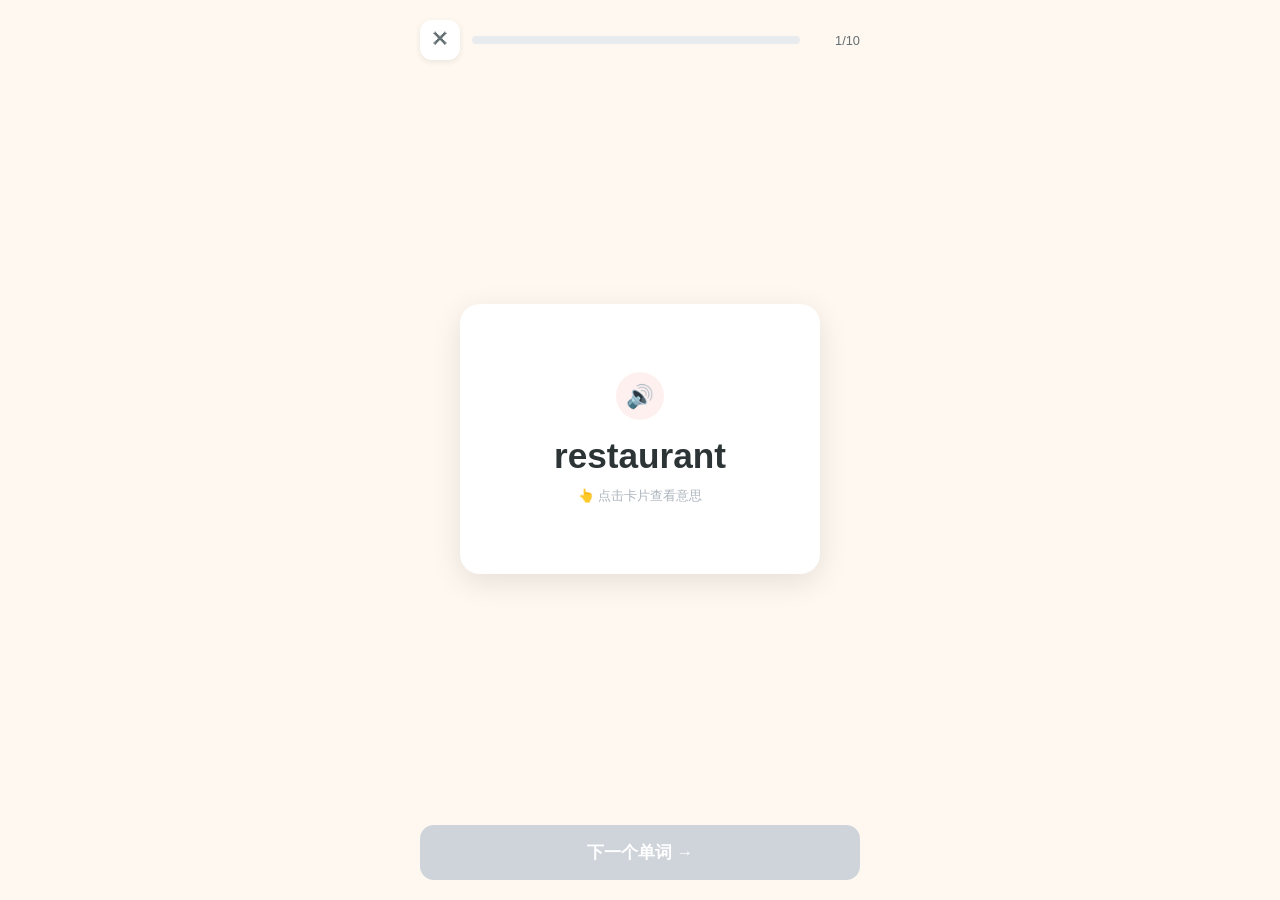
<file: reference/pet-trainer.html>
<!DOCTYPE html>
<html lang="zh-CN">
<head>
<meta charset="UTF-8">
<meta name="viewport" content="width=device-width, initial-scale=1.0, user-scalable=no">
<title>PET 词汇特训</title>
<style>
:root { color-scheme: light; }
* { margin: 0; padding: 0; box-sizing: border-box; }
body {
  font-family: -apple-system, BlinkMacSystemFont, "PingFang SC", "Microsoft YaHei", sans-serif;
  background: #FFF8F0; color: #2D3436; min-height: 100vh;
  display: flex; justify-content: center; align-items: center;
  -webkit-tap-highlight-color: transparent;
  user-select: none; -webkit-user-select: none;
}
#app { width: 100%; max-width: 480px; min-height: 100vh; display: flex; flex-direction: column; }

/* ===== DASHBOARD ===== */
.dashboard { padding: 32px 24px; text-align: center; flex: 1; display: flex; flex-direction: column; }
.dashboard .logo { font-size: 3rem; margin-bottom: 4px; }
.dashboard h1 { font-size: 1.5rem; font-weight: 800; margin-bottom: 2px; color: #2D3436; }
.dashboard .subtitle { font-size: 0.8rem; color: #636E72; margin-bottom: 20px; }
.stat-cards { display: flex; gap: 10px; margin-bottom: 16px; }
.stat-card { flex: 1; background: white; border-radius: 14px; padding: 14px 8px; box-shadow: 0 2px 8px rgba(0,0,0,0.05); }
.stat-card .num { font-size: 1.6rem; font-weight: 800; line-height: 1; }
.stat-card .num.words { color: #4ECDC4; }
.stat-card .num.days { color: #FFD93D; }
.stat-card .num.points { color: #A855F7; }
.stat-card .label { font-size: 0.7rem; color: #636E72; margin-top: 4px; }

/* Pet area */
.pet-box {
  background: linear-gradient(135deg, #F3E8FF, #EDE9FE);
  border-radius: 16px; padding: 16px; margin-bottom: 16px;
  box-shadow: 0 2px 8px rgba(0,0,0,0.04); position: relative; overflow: hidden;
}
.pet-emoji { font-size: 3.5rem; transition: transform 0.3s; cursor: pointer; line-height: 1; }
.pet-emoji:active { transform: scale(1.2); }
.pet-emoji:hover { animation: petBounce 0.5s; }
@keyframes petBounce { 0%,100%{transform:translateY(0)} 50%{transform:translateY(-10px)} }
.pet-name { font-size: 0.9rem; font-weight: 700; color: #6D28D9; margin: 4px 0; }
.pet-level-bar { height: 10px; background: #DDD6FE; border-radius: 5px; margin: 8px 0; overflow: hidden; }
.pet-level-fill { height: 100%; background: linear-gradient(90deg, #A855F7, #7C3AED); border-radius: 5px; transition: width 0.5s; }
.pet-info { font-size: 0.72rem; color: #7C3AED; display: flex; justify-content: space-between; }
.pet-graduated { color: #F59E0B; font-weight: 700; font-size: 0.85rem; }
.pet-points-earned { font-size: 0.78rem; color: #10B981; font-weight: 600; animation: fadeUp 1s ease-out; }
@keyframes fadeUp { 0%{opacity:0;transform:translateY(8px)} 100%{opacity:1;transform:translateY(0)} }

.status-badge {
  display: inline-block; padding: 6px 16px; border-radius: 100px;
  font-size: 0.8rem; font-weight: 600; margin-bottom: 14px;
}
.status-badge.done { background: #D3F9D8; color: #2B8A3E; }
.status-badge.progress { background: #FFF3BF; color: #E67700; }
.status-badge.ready { background: #E9ECEF; color: #495057; }

.dash-btns { display: flex; flex-direction: column; gap: 10px; }
.btn-start {
  display: block; width: 100%; padding: 16px; border: none; border-radius: 14px;
  background: linear-gradient(135deg, #FF6B6B, #FF8787);
  color: white; font-size: 1.1rem; font-weight: 700; cursor: pointer;
  box-shadow: 0 4px 14px rgba(255,107,107,0.3);
  transition: transform 0.15s;
}
.btn-start:active { transform: scale(0.97); }
.btn-secondary {
  display: block; width: 100%; padding: 14px; border: 2px solid #E9ECEF; border-radius: 14px;
  background: white; color: #495057; font-size: 0.95rem; font-weight: 600; cursor: pointer;
}
.btn-secondary:active { background: #F8F9FA; }

/* ===== FLASHCARD ===== */
.flashcard-view { padding: 20px; flex: 1; display: flex; flex-direction: column; }
.flashcard-top { display: flex; align-items: center; gap: 12px; margin-bottom: 8px; }
.btn-back {
  width: 40px; height: 40px; border-radius: 12px; border: none;
  background: white; color: #636E72; font-size: 1.2rem; cursor: pointer;
  box-shadow: 0 2px 6px rgba(0,0,0,0.08); display: flex; align-items: center; justify-content: center;
}
.progress-bar { flex: 1; height: 8px; background: #E9ECEF; border-radius: 4px; overflow: hidden; }
.progress-fill { height: 100%; background: #FF6B6B; border-radius: 4px; transition: width 0.3s; }
.progress-label { font-size: 0.8rem; color: #636E72; min-width: 48px; text-align: right; }
.flashcard-stage { flex: 1; display: flex; align-items: center; justify-content: center; }
.card-wrap { width: 100%; max-width: 360px; perspective: 1000px; }
.card-inner { position: relative; width: 100%; aspect-ratio: 4/3; transition: transform 0.5s cubic-bezier(0.4,0,0.2,1); transform-style: preserve-3d; }
.card-inner.flipped { transform: rotateY(180deg); }
.card-face { position: absolute; inset: 0; backface-visibility: hidden; border-radius: 20px; display: flex; flex-direction: column; align-items: center; justify-content: center; padding: 24px; box-shadow: 0 8px 30px rgba(0,0,0,0.1); }
.card-front { background: white; cursor: pointer; }
.card-front .word { font-size: 2.2rem; font-weight: 800; color: #2D3436; margin-bottom: 12px; }
.card-front .tap-hint { font-size: 0.8rem; color: #ADB5BD; }
.card-front .speaker { width: 48px; height: 48px; border-radius: 50%; background: #FFF0F0; display: flex; align-items: center; justify-content: center; font-size: 1.4rem; margin-bottom: 16px; cursor: pointer; }
.card-back { background: linear-gradient(135deg, #FFF0F0, #FFF8F0); transform: rotateY(180deg); text-align: center; }
.card-back .meaning { font-size: 1.6rem; font-weight: 700; color: #FF6B6B; margin-bottom: 12px; }
.card-back .example { font-size: 0.95rem; color: #495057; margin-bottom: 6px; line-height: 1.6; }
.card-back .example-cn { font-size: 0.85rem; color: #868E96; }
.card-back .example-speaker { margin-top: 12px; font-size: 0.8rem; color: #FF6B6B; cursor: pointer; padding: 6px 16px; border-radius: 100px; background: white; }
.btn-next-wrap { margin-top: 16px; text-align: center; }
.btn-next { width: 100%; padding: 16px; border: none; border-radius: 14px; background: #FF6B6B; color: white; font-size: 1.05rem; font-weight: 700; cursor: pointer; box-shadow: 0 4px 12px rgba(255,107,107,0.3); }
.btn-next:active { transform: scale(0.97); }
.btn-next:disabled { background: #CED4DA; box-shadow: none; cursor: not-allowed; }

/* ===== QUIZ ===== */
.quiz-view { padding: 20px; flex: 1; display: flex; flex-direction: column; }
.quiz-header { text-align: center; margin-bottom: 8px; }
.quiz-header .quiz-type { font-size: 0.85rem; color: #FF6B6B; font-weight: 600; }
.quiz-question { text-align: center; margin: 16px 0; }
.quiz-question .question-word { font-size: 1.8rem; font-weight: 800; color: #2D3436; margin-bottom: 8px; }
.quiz-question .question-hint { font-size: 0.85rem; color: #636E72; }
.quiz-question .speaker-btn { width: 60px; height: 60px; border-radius: 50%; background: #FFF0F0; border: none; font-size: 1.8rem; cursor: pointer; margin: 8px auto; display: flex; align-items: center; justify-content: center; box-shadow: 0 4px 12px rgba(255,107,107,0.2); }
.quiz-question .speaker-btn:active { transform: scale(0.9); }
.quiz-question .speaker-btn.playing { background: #FF6B6B; color: white; animation: pulse 0.8s infinite; }
@keyframes pulse { 0%,100% { transform: scale(1); } 50% { transform: scale(1.08); } }
.quiz-options { display: flex; flex-direction: column; gap: 10px; margin-top: 8px; flex: 1; justify-content: center; }
.quiz-option { padding: 16px 20px; border-radius: 14px; border: 2.5px solid #E9ECEF; background: white; font-size: 1.05rem; cursor: pointer; text-align: center; transition: all 0.15s; font-weight: 500; }
.quiz-option:active { transform: scale(0.98); }
.quiz-option.correct { border-color: #51CF66; background: #D3F9D8; color: #2B8A3E; }
.quiz-option.wrong { border-color: #FF6B6B; background: #FFF0F0; color: #E03131; }
.quiz-option.show-correct { border-color: #51CF66; background: #D3F9D8; color: #2B8A3E; }
.quiz-option.disabled { pointer-events: none; }

/* ===== SPELLING ===== */
.spell-view { padding: 20px; flex: 1; display: flex; flex-direction: column; }
.spell-question { text-align: center; margin: 12px 0; flex: 1; }
.spell-question .meaning-big { font-size: 1.5rem; font-weight: 700; color: #FF6B6B; margin-bottom: 8px; }
.spell-question .example-with-blank { font-size: 1.05rem; color: #495057; margin-bottom: 8px; line-height: 1.7; }
.spell-question .example-cn-small { font-size: 0.85rem; color: #868E96; margin-bottom: 16px; }
.spell-question .blank { color: #FF6B6B; font-weight: 700; letter-spacing: 3px; }
.spell-question .speaker-btn { width: 52px; height: 52px; border-radius: 50%; background: #FFF0F0; border: none; font-size: 1.5rem; cursor: pointer; margin: 8px auto 16px; display: flex; align-items: center; justify-content: center; box-shadow: 0 4px 12px rgba(255,107,107,0.2); }
.spell-input-wrap { margin-top: 8px; position: relative; }
.spell-input { width: 100%; padding: 16px 56px 16px 16px; border-radius: 14px; border: 2.5px solid #E9ECEF; font-size: 1.3rem; text-align: center; outline: none; letter-spacing: 2px; transition: border-color 0.15s; }
.spell-input:focus { border-color: #FF6B6B; }
.spell-mic { position: absolute; right: 10px; top: 50%; transform: translateY(-50%); width: 40px; height: 40px; border-radius: 50%; border: none; background: #F0F0FF; color: #6C5CE7; font-size: 1.1rem; cursor: pointer; display: flex; align-items: center; justify-content: center; transition: all 0.2s; }
.spell-mic:active { transform: translateY(-50%) scale(0.9); }
.spell-mic.listening { background: #FF6B6B; color: white; animation: micPulse 1s infinite; }
@keyframes micPulse { 0%,100% { box-shadow: 0 0 0 0 rgba(255,107,107,0.5); } 50% { box-shadow: 0 0 0 14px rgba(255,107,107,0); } }
.spell-mic.hidden { display: none; }
.spell-hint { font-size: 0.85rem; color: #FF6B6B; margin-top: 8px; min-height: 20px; }
.btn-submit { width: 100%; padding: 16px; border: none; border-radius: 14px; background: #FF6B6B; color: white; font-size: 1.05rem; font-weight: 700; cursor: pointer; margin-top: 12px; }
.btn-submit:active { transform: scale(0.97); }
.btn-submit:disabled { background: #CED4DA; cursor: not-allowed; }
.spell-feedback { text-align: center; font-size: 1rem; font-weight: 600; margin-top: 8px; min-height: 28px; }

/* ===== COMPLETE ===== */
.complete-view { padding: 32px 24px; text-align: center; flex: 1; display: flex; flex-direction: column; justify-content: center; }
.complete-view .emoji { font-size: 4rem; margin-bottom: 12px; }
.complete-view h2 { font-size: 1.4rem; margin-bottom: 6px; }
.complete-view .message { font-size: 0.95rem; color: #495057; margin-bottom: 20px; line-height: 1.6; }
.complete-stats { display: flex; gap: 10px; margin-bottom: 16px; }
.complete-stat { flex: 1; background: white; border-radius: 14px; padding: 14px 6px; box-shadow: 0 2px 8px rgba(0,0,0,0.04); }
.complete-stat .val { font-size: 1.4rem; font-weight: 800; }
.complete-stat .val.green { color: #51CF66; }
.complete-stat .val.yellow { color: #FFD93D; }
.complete-stat .val.purple { color: #A855F7; }
.complete-stat .lbl { font-size: 0.68rem; color: #636E72; margin-top: 4px; }
.btn-done { display: block; width: 100%; padding: 14px; border: none; border-radius: 14px; background: #51CF66; color: white; font-size: 1.05rem; font-weight: 700; cursor: pointer; }
.btn-extra { display: block; width: 100%; padding: 14px; border: none; border-radius: 14px; background: linear-gradient(135deg, #A855F7, #7C3AED); color: white; font-size: 1rem; font-weight: 700; cursor: pointer; margin-bottom: 10px; box-shadow: 0 4px 14px rgba(168,85,247,0.3); }
.btn-extra:active { transform: scale(0.97); }

/* ===== WRONG BOOK ===== */
.wrongbook-view { padding: 24px 20px; flex: 1; display: flex; flex-direction: column; }
.wrongbook-header { display: flex; align-items: center; gap: 12px; margin-bottom: 16px; }
.wrongbook-header h2 { font-size: 1.2rem; flex: 1; text-align: center; }
.wrongbook-empty { text-align: center; padding: 40px 20px; color: #868E96; }
.wrongbook-empty .icon { font-size: 3rem; margin-bottom: 12px; }
.wrongbook-list { flex: 1; overflow-y: auto; }
.wrongbook-item { background: white; border-radius: 12px; padding: 14px; margin-bottom: 10px; box-shadow: 0 1px 4px rgba(0,0,0,0.05); display: flex; align-items: center; justify-content: space-between; }
.wrongbook-item .wrong-word { font-size: 1.1rem; font-weight: 700; color: #2D3436; }
.wrongbook-item .wrong-meaning { font-size: 0.85rem; color: #636E72; }
.wrongbook-item .wrong-count { background: #FF6B6B; color: white; border-radius: 100px; padding: 2px 10px; font-size: 0.75rem; font-weight: 600; }
.wrongbook-item .btn-retry { padding: 8px 14px; border: none; border-radius: 10px; background: #FFF0F0; color: #FF6B6B; font-weight: 600; font-size: 0.8rem; cursor: pointer; }
.wrongbook-stats { text-align: center; font-size: 0.85rem; color: #636E72; margin-bottom: 14px; }

/* Retry quiz inline */
.retry-quiz { background: #FFF5F5; border-radius: 14px; padding: 16px; margin-bottom: 16px; }
.retry-quiz .quiz-type { font-size: 0.8rem; color: #FF6B6B; font-weight: 600; margin-bottom: 8px; }
.retry-quiz .quiz-options { gap: 8px; }

/* Pet upgrade animation */
@keyframes levelUp {
  0% { transform: scale(1); }
  50% { transform: scale(1.3) rotate(10deg); }
  100% { transform: scale(1) rotate(0); }
}
.level-up { animation: levelUp 0.6s ease-out; }

/* ===== RESPONSIVE ===== */
@media (max-width: 360px) {
  .card-front .word { font-size: 1.8rem; }
  .card-back .meaning { font-size: 1.3rem; }
  .quiz-option { padding: 14px 16px; font-size: 0.95rem; }
}

@keyframes popIn {
  0% { transform: scale(0.8); opacity: 0; }
  100% { transform: scale(1); opacity: 1; }
}
.pop { animation: popIn 0.3s ease-out; }
@keyframes shake {
  0%,100% { transform: translateX(0); }
  20%,60% { transform: translateX(-6px); }
  40%,80% { transform: translateX(6px); }
}
.shake { animation: shake 0.4s ease-out; }
</style>
</head>
<body>
<div id="app"></div>

<script>
// ============================================================
// WORD BANK — 200 PET core words, 10 topics, 20 per topic
// ============================================================
const TOPICS = [
  '🍕 食物与饮料', '👨‍👩‍👧‍👦 家庭与朋友', '📚 学校与教育', '⚽ 运动与爱好',
  '✈️ 旅行与交通', '🌤️ 天气与自然', '🏥 健康与身体', '🛒 购物与金钱',
  '🐘 动物与宠物', '🏠 日常生活'
];

const WORD_BANK = [
  ['restaurant','餐馆','We had dinner at a nice restaurant.','我们在一家不错的餐馆吃了晚餐。',0],
  ['delicious','美味的','This cake is really delicious!','这个蛋糕真的很好吃！',0],
  ['breakfast','早餐','I always eat breakfast before school.','我上学前总是吃早餐。',0],
  ['vegetable','蔬菜','You should eat more vegetables.','你应该多吃蔬菜。',0],
  ['chocolate','巧克力','My mother gave me some chocolate.','我妈妈给了我一些巧克力。',0],
  ['sandwich','三明治','I made a sandwich for lunch.','我午餐做了一个三明治。',0],
  ['biscuit','饼干','Would you like a biscuit with your tea?','你想喝茶时配块饼干吗？',0],
  ['menu','菜单','Let me look at the menu first.','让我先看看菜单。',0],
  ['thirsty','口渴的','I am very thirsty after running.','跑步后我很口渴。',0],
  ['hungry','饥饿的','The children are hungry after school.','孩子们放学后很饿。',0],
  ['refrigerator','冰箱','Put the milk in the refrigerator.','把牛奶放进冰箱。',0],
  ['sugar','糖','I dont put sugar in my coffee.','我咖啡里不放糖。',0],
  ['fresh','新鲜的','I like fresh fruit in the morning.','我喜欢早上吃新鲜水果。',0],
  ['recipe','食谱','My grandmother gave me this recipe.','我奶奶给了我这个食谱。',0],
  ['waiter','服务员','The waiter brought us the food.','服务员给我们端来了食物。',0],
  ['dinner','晚餐','We are having dinner at seven.','我们七点吃晚餐。',0],
  ['lunch','午餐','What did you eat for lunch today?','你今天午餐吃了什么？',0],
  ['fruit','水果','An apple is my favourite fruit.','苹果是我最喜欢的水果。',0],
  ['burger','汉堡','Can I have a burger please?','请问我能要一个汉堡吗？',0],
  ['boil','煮沸','Boil the water before making tea.','泡茶前先把水烧开。',0],
  ['relative','亲戚','A relative is coming to visit us.','一个亲戚要来看我们。',1],
  ['nephew','侄子','My nephew is five years old.','我的侄子五岁了。',1],
  ['niece','侄女','His niece loves dancing.','他的侄女喜欢跳舞。',1],
  ['cousin','堂兄弟姐妹','My cousin lives in another city.','我的堂兄住在另一个城市。',1],
  ['married','已婚的','My sister got married last year.','我姐姐去年结婚了。',1],
  ['single','单身的','He is still single and lives alone.','他还是单身，一个人住。',1],
  ['celebrate','庆祝','We celebrate birthdays with a big cake.','我们用大蛋糕庆祝生日。',1],
  ['birthday','生日','When is your birthday?','你的生日是什么时候？',1],
  ['invite','邀请','I want to invite my friends to the party.','我想邀请朋友来参加聚会。',1],
  ['guest','客人','We have guests coming for dinner tonight.','今晚有客人来吃晚餐。',1],
  ['neighbour','邻居','Our neighbour has a friendly dog.','我们的邻居有一只友好的狗。',1],
  ['relationship','关系','They have a good relationship.','他们的关系很好。',1],
  ['generous','慷慨的','She is very generous with her time.','她非常慷慨地付出时间。',1],
  ['patient','耐心的','Teachers need to be very patient.','老师需要非常有耐心。',1],
  ['polite','礼貌的','It is polite to say thank you.','说谢谢是有礼貌的。',1],
  ['respect','尊重','We should respect older people.','我们应该尊重年长的人。',1],
  ['friendly','友好的','The people here are very friendly.','这里的人非常友好。',1],
  ['together','一起','Lets do this together.','让我们一起做这件事。',1],
  ['honest','诚实的','An honest person always tells the truth.','诚实的人总是说真话。',1],
  ['support','支持','My family always supports me.','我的家人总是支持我。',1],
  ['subject','科目','Maths is my favourite subject.','数学是我最喜欢的科目。',2],
  ['homework','家庭作业','I have a lot of homework tonight.','我今晚有很多家庭作业。',2],
  ['examination','考试','The final examination is next week.','期末考试在下周。',2],
  ['library','图书馆','I study in the library after school.','放学后我在图书馆学习。',2],
  ['laboratory','实验室','We did an experiment in the laboratory.','我们在实验室做了一个实验。',2],
  ['explain','解释','Can you explain this to me?','你能给我解释一下这个吗？',2],
  ['describe','描述','Describe your best friend to me.','向我描述一下你最好的朋友。',2],
  ['discuss','讨论','Lets discuss the problem together.','让我们一起讨论这个问题。',2],
  ['notebook','笔记本','I wrote the notes in my notebook.','我把笔记写在了笔记本上。',2],
  ['dictionary','词典','Look up the word in the dictionary.','在词典里查一下这个词。',2],
  ['geography','地理','We are learning about mountains in geography.','我们在地理课学习山脉。',2],
  ['history','历史','I enjoy reading about history.','我喜欢读历史。',2],
  ['science','科学','Science tells us how things work.','科学告诉我们事物如何运作。',2],
  ['language','语言','Learning a new language is exciting.','学习一门新语言很令人兴奋。',2],
  ['equipment','设备','The school bought new sports equipment.','学校买了新的体育设备。',2],
  ['timetable','课程表','Check your timetable for tomorrow.','查看你明天的课程表。',2],
  ['result','结果','I got good results in my tests.','我考试取得了好成绩。',2],
  ['organise','组织','She helped organise the school event.','她帮忙组织了学校活动。',2],
  ['professor','教授','The professor gave an interesting lecture.','教授做了一场有趣的讲座。',2],
  ['diploma','文凭','He received his diploma at the ceremony.','他在典礼上拿到了文凭。',2],
  ['exercise','锻炼','Regular exercise keeps you healthy.','经常锻炼让你保持健康。',3],
  ['competition','比赛','She won first prize in the competition.','她在比赛中获得了一等奖。',3],
  ['champion','冠军','He became the world champion.','他成为了世界冠军。',3],
  ['stadium','体育场','The football match is at the stadium.','足球比赛在体育场举行。',3],
  ['volleyball','排球','We play volleyball on the beach.','我们在沙滩上打排球。',3],
  ['tennis','网球','Do you want to play tennis with me?','你想和我打网球吗？',3],
  ['swimming','游泳','Swimming is good exercise for everyone.','游泳对每个人都是很好的锻炼。',3],
  ['skiing','滑雪','We go skiing every winter.','我们每年冬天都去滑雪。',3],
  ['cycling','骑自行车','Cycling to school keeps me fit.','骑自行车上学让我保持健康。',3],
  ['guitar','吉他','He can play the guitar very well.','他吉他弹得很好。',3],
  ['piano','钢琴','She practises the piano every day.','她每天练习钢琴。',3],
  ['painting','绘画','I enjoy painting in my free time.','我空闲时间喜欢绘画。',3],
  ['photograph','照片','I took a photograph of the sunset.','我拍了一张日落的照片。',3],
  ['collect','收集','I collect stamps from different countries.','我收集不同国家的邮票。',3],
  ['practise','练习','You need to practise to get better.','你需要练习才能变得更好。',3],
  ['relaxing','令人放松的','Reading a book is very relaxing.','读书非常令人放松。',3],
  ['exciting','令人兴奋的','The football game was very exciting!','足球比赛非常令人兴奋！',3],
  ['dangerous','危险的','Skating on thin ice is dangerous.','在薄冰上滑冰很危险。',3],
  ['popular','流行的','This game is very popular among kids.','这个游戏在孩子们中很流行。',3],
  ['favourite','最喜欢的','Blue is my favourite colour.','蓝色是我最喜欢的颜色。',3],
  ['airport','机场','We arrived at the airport early.','我们很早就到了机场。',4],
  ['passenger','乘客','The passenger waited for the train.','乘客在等火车。',4],
  ['luggage','行李','I packed my luggage last night.','我昨晚收拾了行李。',4],
  ['suitcase','行李箱','My suitcase is very heavy.','我的行李箱很重。',4],
  ['platform','站台','The train is waiting at platform three.','火车在三号站台等候。',4],
  ['departure','出发','The departure time is ten oclock.','出发时间是十点钟。',4],
  ['arrival','到达','What is your arrival time?','你的到达时间是几点？',4],
  ['destination','目的地','Our destination is London.','我们的目的地是伦敦。',4],
  ['abroad','国外','I want to study abroad one day.','我想有一天去国外学习。',4],
  ['tourist','游客','Many tourists visit the museum.','许多游客参观博物馆。',4],
  ['hotel','酒店','We stayed at a nice hotel.','我们住在一家不错的酒店。',4],
  ['reservation','预订','I made a reservation for dinner.','我预订了晚餐。',4],
  ['underground','地铁','The underground is the fastest way.','地铁是最快的方式。',4],
  ['bicycle','自行车','I ride my bicycle to school.','我骑自行车上学。',4],
  ['motorcycle','摩托车','He drives a red motorcycle.','他骑一辆红色摩托车。',4],
  ['railway','铁路','The railway station is very busy.','火车站非常繁忙。',4],
  ['ticket','票','I need to buy a train ticket.','我需要买一张火车票。',4],
  ['passport','护照','Dont forget your passport!','别忘了你的护照！',4],
  ['guidebook','旅行指南','The guidebook has useful maps.','旅行指南里有有用的地图。',4],
  ['highway','高速公路','We drove on the highway for hours.','我们在高速公路上开了几个小时。',4],
  ['temperature','温度','The temperature is very high today.','今天温度很高。',5],
  ['forecast','预报','The weather forecast says it will rain.','天气预报说要下雨。',5],
  ['thunderstorm','雷暴','A thunderstorm is coming this evening.','今晚有雷暴要来。',5],
  ['umbrella','雨伞','Take an umbrella it might rain.','带把雨伞，可能会下雨。',5],
  ['freezing','极冷的','It is freezing outside today.','今天外面冷极了。',5],
  ['climate','气候','The climate here is warm and wet.','这里的气候温暖潮湿。',5],
  ['environment','环境','We must protect the environment.','我们必须保护环境。',5],
  ['pollution','污染','Air pollution is a big problem.','空气污染是一个大问题。',5],
  ['earthquake','地震','The earthquake shook the buildings.','地震震动了建筑物。',5],
  ['mountain','山','We climbed a high mountain.','我们爬了一座高山。',5],
  ['forest','森林','Many animals live in the forest.','许多动物生活在森林里。',5],
  ['island','岛屿','They live on a small island.','他们住在一个小岛上。',5],
  ['desert','沙漠','The desert is very dry and hot.','沙漠非常干燥炎热。',5],
  ['ocean','海洋','The ocean is deep and blue.','海洋又深又蓝。',5],
  ['countryside','乡村','I love walking in the countryside.','我喜欢在乡村散步。',5],
  ['wildlife','野生动物','We saw a lot of wildlife in the park.','我们在公园里看到了很多野生动物。',5],
  ['planet','行星','Earth is our beautiful planet.','地球是我们美丽的行星。',5],
  ['lightning','闪电','Lightning lit up the dark sky.','闪电照亮了黑暗的天空。',5],
  ['waterfall','瀑布','The waterfall is very beautiful.','瀑布非常美丽。',5],
  ['boiling','极热的','The sun is boiling hot today.','今天太阳热得发烫。',5],
  ['medicine','药','You need to take this medicine.','你需要吃这个药。',6],
  ['hospital','医院','She was taken to the hospital.','她被送到了医院。',6],
  ['patient','病人','The patient is feeling better now.','病人现在感觉好多了。',6],
  ['dentist','牙医','I have an appointment with the dentist.','我和牙医有个预约。',6],
  ['ambulance','救护车','Call an ambulance quickly!','快叫救护车！',6],
  ['appointment','预约','I have a doctors appointment at three.','我三点有个医生预约。',6],
  ['headache','头痛','I have a bad headache today.','我今天头痛得厉害。',6],
  ['stomach','胃','My stomach hurts after eating too much.','吃太多后我胃痛。',6],
  ['shoulder','肩膀','He hurt his shoulder playing tennis.','他打网球伤了肩膀。',6],
  ['knee','膝盖','My knee hurts when I walk.','我走路时膝盖疼。',6],
  ['fever','发烧','She has a fever and needs rest.','她发烧了，需要休息。',6],
  ['disease','疾病','Washing hands helps prevent disease.','洗手有助于预防疾病。',6],
  ['healthy','健康的','Eating vegetables keeps you healthy.','吃蔬菜让你保持健康。',6],
  ['cigarette','香烟','Smoking cigarettes is bad for you.','吸烟对你不好。',6],
  ['treatment','治疗','He is receiving treatment at the hospital.','他正在医院接受治疗。',6],
  ['operation','手术','The operation went very well.','手术进行得很顺利。',6],
  ['emergency','紧急情况','In an emergency call one one nine.','紧急情况拨打一一九。',6],
  ['alcohol','酒精','There is no alcohol in this drink.','这个饮料里没有酒精。',6],
  ['pill','药片','Take one pill after meals.','饭后吃一片药。',6],
  ['muscle','肌肉','Running helps build strong muscles.','跑步有助于练就强壮的肌肉。',6],
  ['customer','顾客','The customer is always right.','顾客永远是对的。',7],
  ['receipt','收据','Keep your receipt for a refund.','保留收据以便退款。',7],
  ['discount','折扣','There is a big discount this week.','本周有大折扣。',7],
  ['bargain','便宜货','This dress was a real bargain.','这条裙子真是便宜。',7],
  ['expensive','昂贵的','That watch is too expensive.','那块表太贵了。',7],
  ['cheap','便宜的','This bag is cheap but good quality.','这个包便宜但质量好。',7],
  ['wallet','钱包','I lost my wallet on the bus.','我在公交车上丢了钱包。',7],
  ['purse','女士钱包','She put the money in her purse.','她把钱放进了钱包。',7],
  ['cash','现金','Do you want to pay in cash?','你想用现金支付吗？',7],
  ['credit','信用','You can pay by credit card.','你可以用信用卡支付。',7],
  ['online','在线','I bought it online last week.','我上周在网上买的。',7],
  ['delivery','送货','The delivery will arrive tomorrow.','送货明天到达。',7],
  ['exchange','交换','Can I exchange this for a larger size?','我能把这个换成大一号的吗？',7],
  ['size','尺码','What size shoes do you wear?','你穿多大码的鞋？',7],
  ['medium','中号','I would like a medium coffee please.','请给我一杯中杯咖啡。',7],
  ['fashion','时尚','She loves reading fashion magazines.','她喜欢看时尚杂志。',7],
  ['brand','品牌','What brand of shoes do you like?','你喜欢什么品牌的鞋？',7],
  ['supermarket','超市','We go to the supermarket every Saturday.','我们每周六去超市。',7],
  ['grocery','食品杂货','I need to buy some groceries.','我需要买一些食品杂货。',7],
  ['refund','退款','They gave me a full refund.','他们给我全额退款了。',7],
  ['elephant','大象','The elephant is the largest land animal.','大象是最大的陆地动物。',8],
  ['giraffe','长颈鹿','A giraffe has a very long neck.','长颈鹿有很长的脖子。',8],
  ['dolphin','海豚','Dolphins are very intelligent animals.','海豚是非常聪明的动物。',8],
  ['penguin','企鹅','Penguins cannot fly but they can swim.','企鹅不会飞但会游泳。',8],
  ['butterfly','蝴蝶','A beautiful butterfly landed on the flower.','一只美丽的蝴蝶落在花上。',8],
  ['insect','昆虫','An ant is a very small insect.','蚂蚁是很小的昆虫。',8],
  ['spider','蜘蛛','There is a spider in the corner.','角落里有一只蜘蛛。',8],
  ['whale','鲸鱼','A whale is the biggest animal in the ocean.','鲸鱼是海洋中最大的动物。',8],
  ['shark','鲨鱼','Be careful there are sharks in the water.','小心，水里有鲨鱼。',8],
  ['eagle','鹰','The eagle flew high in the sky.','鹰在高空飞翔。',8],
  ['parrot','鹦鹉','The parrot can say a few words.','鹦鹉能说几个词。',8],
  ['hamster','仓鼠','My sister has a cute hamster.','我妹妹有一只可爱的仓鼠。',8],
  ['rabbit','兔子','The rabbit has long ears.','兔子有长长的耳朵。',8],
  ['tortoise','乌龟','A tortoise can live for many years.','乌龟可以活很多年。',8],
  ['feather','羽毛','The bird has beautiful feathers.','这只鸟有美丽的羽毛。',8],
  ['tail','尾巴','The dog is wagging its tail.','狗在摇尾巴。',8],
  ['wing','翅膀','The bird spread its wings and flew away.','鸟展开翅膀飞走了。',8],
  ['wild','野生的','Lions live in the wild.','狮子生活在野外。',8],
  ['endangered','濒危的','Pandas are an endangered species.','熊猫是濒危物种。',8],
  ['furry','毛茸茸的','The puppy is soft and furry.','小狗软软的毛茸茸的。',8],
  ['routine','日常','My morning routine starts at seven.','我的晨间日常七点开始。',9],
  ['bathroom','浴室','The bathroom is down the hall.','浴室在走廊尽头。',9],
  ['shower','淋浴','I take a shower every morning.','我每天早上淋浴。',9],
  ['mirror','镜子','She looked at herself in the mirror.','她在镜子里看着自己。',9],
  ['wardrobe','衣柜','I put my clothes in the wardrobe.','我把衣服放进衣柜。',9],
  ['blanket','毯子','I need an extra blanket tonight.','今晚我需要一条额外的毯子。',9],
  ['towel','毛巾','Dry your hands with a towel.','用毛巾擦干手。',9],
  ['furniture','家具','We bought some new furniture.','我们买了一些新家具。',9],
  ['microwave','微波炉','Heat the food in the microwave.','用微波炉加热食物。',9],
  ['rubbish','垃圾','Please take out the rubbish.','请把垃圾拿出去。',9],
  ['garage','车库','We park the car in the garage.','我们把车停在车库里。',9],
  ['traffic','交通','The traffic is very heavy this morning.','今天早上交通很拥堵。',9],
  ['community','社区','Our community is very friendly.','我们的社区非常友好。',9],
  ['volunteer','志愿者','She works as a volunteer at the hospital.','她在医院做志愿者。',9],
  ['decorate','装饰','Lets decorate the room with balloons.','让我们用气球装饰房间。',9],
  ['ceremony','典礼','The graduation ceremony was wonderful.','毕业典礼非常精彩。',9],
  ['traditional','传统的','We had a traditional Chinese dinner.','我们吃了一顿传统的中式晚餐。',9],
  ['vacuum','吸尘器','I use the vacuum to clean the floor.','我用吸尘器清洁地板。',9],
  ['message','消息','I left a message on your phone.','我在你手机上留了消息。',9],
  ['repair','修理','We need to repair the broken door.','我们需要修理坏掉的门。',9],
];

// ============================================================
// PET SYSTEM
// ============================================================
const PET_STAGES = [
  { emoji:'🥚', name:'宠物蛋', pts:0 },
  { emoji:'🐣', name:'小啾啾', pts:50 },
  { emoji:'🐥', name:'小黄鸡', pts:150 },
  { emoji:'🐱', name:'小猫咪', pts:300 },
  { emoji:'🐶', name:'小狗狗', pts:500 },
  { emoji:'🦊', name:'小狐狸', pts:750 },
  { emoji:'🐼', name:'小熊猫', pts:1050 },
  { emoji:'🐯', name:'小老虎', pts:1400 },
  { emoji:'🐉', name:'小龙龙', pts:1800 },
  { emoji:'🦄', name:'毕业独角兽', pts:2300 },
];
const PTS_CORRECT = 5;
const PTS_DAY_COMPLETE = 10;
const PTS_WORD_MASTERED = 3;

function getPetLevel(points) {
  let lvl = 0;
  for (let i = PET_STAGES.length-1; i >= 0; i--) {
    if (points >= PET_STAGES[i].pts) { lvl = i; break; }
  }
  return lvl;
}
function getPetProgress(points) {
  const lvl = getPetLevel(points);
  if (lvl >= PET_STAGES.length-1) return 100;
  const cur = PET_STAGES[lvl].pts;
  const nxt = PET_STAGES[lvl+1].pts;
  return Math.round((points - cur) / (nxt - cur) * 100);
}

// ============================================================
// UTILITIES
// ============================================================
function today() { return new Date().toISOString().slice(0,10); }
function shuffle(a) { const b=[...a]; for(let i=b.length-1;i>0;i--){const j=Math.floor(Math.random()*(i+1));[b[i],b[j]]=[b[j],b[i]];}return b; }
function pickRandom(arr, n, exclude) { return shuffle(arr.filter(x=>!exclude||!exclude.includes(x))).slice(0,n); }

// ============================================================
// PERSISTENCE
// ============================================================
const STORE_KEY = 'pet_vocab_trainer_v2';

function defaultState() {
  return {
    wordBank: WORD_BANK.map((w,i)=>({
      id:i, word:w[0], meaning:w[1], example:w[2], exampleCn:w[3],
      topic:w[4], reviewLevel:-1, nextReview:null, learnedDate:null, wrongCount:0
    })),
    dailyState: null,
    history: [],
    wrongBook: [],     // [{wordId, quizType, date, count}]
    points: 0,
    petNotifiedLevel: 0,
    settings: { dailyNewWords: 10, voiceRate: 0.9 },
  };
}

function loadState() {
  try { const raw=localStorage.getItem(STORE_KEY); if(raw) return JSON.parse(raw); } catch(e){}
  return defaultState();
}
function saveState(state) { try{localStorage.setItem(STORE_KEY,JSON.stringify(state));}catch(e){} }

// ============================================================
// SPEECH
// ============================================================
function speak(text, rate) {
  return new Promise((resolve) => {
    if (!window.speechSynthesis) { resolve(); return; }
    window.speechSynthesis.cancel();
    const u = new SpeechSynthesisUtterance(text);
    u.lang='en-US'; u.rate=rate||0.85;
    u.onend=resolve; u.onerror=resolve;
    window.speechSynthesis.speak(u);
  });
}

// ============================================================
// VOICE INPUT — Speech Recognition
// ============================================================
let voiceRecognition = null;
let voiceSilenceTimer = null;

function startVoiceInput(inputId, micId) {
  const micBtn = document.getElementById(micId);
  const input = document.getElementById(inputId);
  if (!micBtn || !input) return;

  const SpeechRecognition = window.SpeechRecognition || window.webkitSpeechRecognition;
  if (!SpeechRecognition) {
    micBtn.classList.add('hidden');
    input.placeholder = '浏览器不支持语音，请手动输入...';
    input.focus();
    return;
  }

  if (voiceRecognition) {
    voiceRecognition.stop();
    return;
  }

  voiceRecognition = new SpeechRecognition();
  voiceRecognition.lang = 'en-US';
  voiceRecognition.interimResults = true;
  voiceRecognition.continuous = true;
  voiceRecognition.maxAlternatives = 1;

  micBtn.classList.add('listening');
  micBtn.textContent = '⏺️';

  let lastTranscript = '';

  voiceRecognition.onresult = function(event) {
    clearTimeout(voiceSilenceTimer);
    let transcript = '';
    for (let i = event.resultIndex; i < event.results.length; i++) {
      if (event.results[i][0].confidence > 0.3) {
        transcript += event.results[i][0].transcript;
      }
    }
    const lettersOnly = transcript.replace(/[^a-zA-Z]/g, '').toLowerCase();

    if (lettersOnly.length > 0 && lettersOnly !== lastTranscript) {
      lastTranscript = lettersOnly;
      // Build: existing input + new unique letters
      const existing = input.value.replace(/[^a-zA-Z]/g, '').toLowerCase();
      const combined = existing + lettersOnly;
      // Deduplicate consecutive repeats caused by interim updates
      input.value = dedupeWord(combined);
    }

    // Auto-stop after 2 seconds of silence
    voiceSilenceTimer = setTimeout(() => {
      if (voiceRecognition) voiceRecognition.stop();
    }, 2000);
  };

  voiceRecognition.onerror = function(event) {
    if (event.error === 'no-speech') {
      // Restart silently
      try { voiceRecognition.start(); } catch(e) { stopVoiceInput(micId); }
      return;
    }
    if (event.error === 'aborted') return;
    stopVoiceInput(micId);
  };

  voiceRecognition.onend = function() {
    stopVoiceInput(micId);
    input.focus();
  };

  try { voiceRecognition.start(); } catch(e) { stopVoiceInput(micId); }
}

function dedupeWord(str) {
  // Remove duplicate consecutive letters (from "aappppllee" → "apple")
  if (str.length <= 2) return str;
  let result = str[0];
  for (let i = 1; i < str.length; i++) {
    if (str[i] !== str[i-1]) result += str[i];
  }
  return result;
}

function stopVoiceInput(micId) {
  clearTimeout(voiceSilenceTimer);
  voiceSilenceTimer = null;
  const micBtn = document.getElementById(micId);
  if (micBtn) { micBtn.classList.remove('listening'); micBtn.textContent = '🎤'; }
  if (voiceRecognition) {
    try { voiceRecognition.stop(); } catch(e) {}
    voiceRecognition = null;
  }
}

// ============================================================
// SRS ENGINE
// ============================================================
function getNextReviewDate(level) {
  const d = new Date();
  switch(level) {
    case 0: break;
    case 1: d.setDate(d.getDate()+1); break;
    case 2: d.setDate(d.getDate()+3); break;
    case 3: d.setDate(d.getDate()+7); break;
  }
  return d.toISOString().slice(0,10);
}

function getWordsForToday(state, count) {
  count = count || state.settings.dailyNewWords;
  const todayStr = today();
  const unlearned = state.wordBank.filter(w=>w.reviewLevel<0);
  if (unlearned.length === 0) return { newWords:[], reviewWords:[] };

  const topicCounts = {};
  unlearned.forEach(w=>{ topicCounts[w.topic]=(topicCounts[w.topic]||0)+1; });
  const topicEntries = Object.entries(topicCounts).map(([t,c])=>[parseInt(t),c]);
  topicEntries.sort((a,b)=>b[1]-a[1]);

  const started = topicEntries.find(([t])=>state.wordBank.some(w=>w.topic===t&&w.reviewLevel>=0));
  const pickTopic = started ? started[0] : topicEntries[0][0];

  const topicWords = unlearned.filter(w=>w.topic===pickTopic);
  const newWords = topicWords.slice(0, count);

  const reviewWords = state.wordBank.filter(w=>
    w.reviewLevel>=0 && w.nextReview && w.nextReview <= todayStr &&
    !newWords.find(nw=>nw.id===w.id)
  );

  return { newWords, reviewWords };
}

// ============================================================
// WRONG BOOK HELPERS
// ============================================================
function addToWrongBook(wordId, quizType) {
  const existing = appState.wrongBook.find(e=>e.wordId===wordId);
  if (existing) {
    existing.count++;
    existing.lastDate = today();
  } else {
    appState.wrongBook.push({ wordId, quizType, date: today(), lastDate: today(), count: 1 });
  }
}

function getWrongBookWords() {
  return appState.wrongBook
    .sort((a,b)=>b.count-a.count)
    .map(e=>{
      const w = appState.wordBank.find(x=>x.id===e.wordId);
      return w ? {...e, word:w.word, meaning:w.meaning, example:w.example, exampleCn:w.exampleCn} : null;
    })
    .filter(Boolean);
}

// ============================================================
// POINTS & PET
// ============================================================
let pendingPoints = 0;
let petLeveledUp = false;

function addPoints(pts) {
  const oldLevel = getPetLevel(appState.points);
  appState.points = (appState.points||0) + pts;
  pendingPoints += pts;
  const newLevel = getPetLevel(appState.points);
  if (newLevel > oldLevel && newLevel > (appState.petNotifiedLevel||0)) {
    petLeveledUp = true;
    appState.petNotifiedLevel = newLevel;
  }
}

function getPetStage() {
  const lvl = Math.min(getPetLevel(appState.points||0), PET_STAGES.length-1);
  return PET_STAGES[lvl];
}

// ============================================================
// RENDER ENGINE
// ============================================================
let appState = null;
const app = document.getElementById('app');

function initDailyIfNeeded() {
  const todayStr = today();
  if (!appState.dailyState || appState.dailyState.date !== todayStr) {
    pendingPoints = 0;
    petLeveledUp = false;
    const { newWords, reviewWords } = getWordsForToday(appState);

    appState.dailyState = {
      date: todayStr,
      phase: newWords.length>0 ? 'flashcard' : (reviewWords.length>0 ? 'review' : 'complete'),
      newWordIds: newWords.map(w=>w.id),
      currentCardIndex: 0,
      currentQuizIndex: 0,
      quizType: 'sight',
      quizResults: [],
      reviewQueue: reviewWords.map(w=>w.id),
      reviewIndex: 0,
      reviewResults: [],
      seenCards: 0,
      isExtra: false,
    };
    saveState(appState);
  }
}

function render() {
  initDailyIfNeeded();
  const ds = appState.dailyState;
  switch(ds.phase) {
    case 'flashcard': renderFlashcard(); break;
    case 'sight-quiz': case 'sound-quiz': case 'spell-quiz': renderQuiz(); break;
    case 'review': renderReview(); break;
    case 'complete': renderComplete(); break;
    case 'wrongbook': renderWrongBook(); break;
    default: renderDashboard();
  }
}

// ===== DASHBOARD =====
function renderDashboard() {
  const learned = appState.wordBank.filter(w=>w.reviewLevel>=0).length;
  let streak = 0;
  const hist = [...appState.history].reverse();
  const todayStr = today();
  for (const h of hist) {
    if (h.date === todayStr) continue;
    if (h.wordsLearned > 0 || h.wordsReviewed > 0) streak++;
    else break;
  }
  const ds = appState.dailyState;
  if (ds && ds.phase === 'complete') streak++;

  const isComplete = ds && ds.phase === 'complete';
  const isProgress = ds && ds.phase !== 'complete' && ds.date === todayStr;
  const statusLabel = isComplete ? '✅ 今日已完成' : (isProgress ? '⏳ 进行中' : '📋 准备开始');
  const statusClass = isComplete ? 'done' : (isProgress ? 'progress' : 'ready');

  const pet = getPetStage();
  const petLvl = getPetLevel(appState.points||0);
  const petPct = getPetProgress(appState.points||0);
  const isGraduated = petLvl >= PET_STAGES.length-1;
  const wrongCount = appState.wrongBook.reduce((s,e)=>s+e.count,0);

  let petHtml = '';
  if (petLeveledUp && !isGraduated) {
    petHtml = `<div class="pet-points-earned">🎉 你的宠物升级到了 <strong>${pet.name}</strong>！</div>`;
    petLeveledUp = false;
  } else if (pendingPoints > 0) {
    petHtml = `<div class="pet-points-earned">+${pendingPoints} 积分！继续加油！</div>`;
    pendingPoints = 0;
  }

  app.innerHTML = `
    <div class="dashboard">
      <div class="pet-box ${petLeveledUp?'level-up':''}" onclick="petClick()">
        <div class="pet-emoji">${pet.emoji}</div>
        <div class="pet-name">${pet.name} ${isGraduated?'🎓':''}</div>
        ${isGraduated ? '<div class="pet-graduated">🏆 已毕业！太厉害了！</div>' : `
          <div class="pet-level-bar"><div class="pet-level-fill" style="width:${petPct}%"></div></div>
          <div class="pet-info"><span>Lv.${petLvl+1}</span><span>${appState.points||0} 积分</span><span>→ Lv.${petLvl+2}</span></div>
        `}
        ${petHtml}
      </div>
      <div class="stat-cards">
        <div class="stat-card"><div class="num words">${learned}</div><div class="label">累计词汇</div></div>
        <div class="stat-card"><div class="num">${appState.history.length||0}</div><div class="label">学习天数</div></div>
        <div class="stat-card"><div class="num days">${streak}🔥</div><div class="label">连续打卡</div></div>
      </div>
      <div class="stat-cards">
        <div class="stat-card"><div class="num points">${appState.points||0}</div><div class="label">总积分</div></div>
        <div class="stat-card"><div class="num" style="color:#636E72">${wrongCount||0}</div><div class="label">错题本</div></div>
      </div>
      <div class="status-badge ${statusClass}">${statusLabel}</div>
      <div class="dash-btns">
        ${isComplete ? `
          <button class="btn-start" style="background:#51CF66;" onclick="startReview()">🔄 再复习一次</button>
        ` : `
          <button class="btn-start" onclick="startSession()">
            ${isProgress ? '▶️ 继续学习' : '🚀 开始学习'}
          </button>
        `}
        <button class="btn-secondary" onclick="openWrongBook()">📕 错题本${wrongCount>0?' ('+wrongCount+'题)':''}</button>
      </div>
    </div>`;
}

function petClick() {
  const pet = getPetStage();
  if (getPetLevel(appState.points||0) >= PET_STAGES.length-1) {
    speak('Congratulations! Your pet graduated!', 0.8);
  } else {
    speak('Hello! Keep learning to help me grow!', 0.8);
  }
}

function startSession() {
  initDailyIfNeeded();
  const ds = appState.dailyState;
  ds.phase = ds.newWordIds.length>0 ? 'flashcard' : (ds.reviewQueue.length>0 ? 'review' : 'complete');
  ds.isExtra = false;
  saveState(appState);
  render();
}

function startReview() {
  const reviewWords = appState.wordBank.filter(w=>
    w.reviewLevel>=0 && w.reviewLevel<3
  ).slice(0, 10);
  appState.dailyState.reviewQueue = reviewWords.map(w=>w.id);
  appState.dailyState.reviewIndex = 0;
  appState.dailyState.reviewResults = [];
  appState.dailyState.phase = 'review';
  appState.dailyState.newWordIds = [];
  appState.dailyState.quizResults = [];
  saveState(appState);
  render();
}

function startExtraFive() {
  const { newWords } = getWordsForToday(appState, 5);
  if (newWords.length === 0) return;
  const ds = appState.dailyState;
  ds.newWordIds = newWords.map(w=>w.id);
  ds.currentCardIndex = 0;
  ds.currentQuizIndex = 0;
  ds.quizType = 'sight';
  ds.quizResults = [];
  ds.reviewQueue = [];
  ds.reviewIndex = 0;
  ds.reviewResults = [];
  ds.isExtra = true;
  ds.phase = 'flashcard';
  saveState(appState);
  render();
}

// ===== FLASHCARD =====
let cardFlipped = false;

function renderFlashcard() {
  const ds = appState.dailyState;
  const idx = ds.currentCardIndex;
  const newWords = ds.newWordIds.map(id=>appState.wordBank.find(w=>w.id===id)).filter(Boolean);

  if (idx >= newWords.length) {
    ds.phase = 'sight-quiz';
    ds.quizType = 'sight';
    ds.currentQuizIndex = 0;
    ds.quizResults = [];
    saveState(appState);
    render();
    return;
  }

  const word = newWords[idx];
  cardFlipped = false;

  app.innerHTML = `
    <div class="flashcard-view">
      <div class="flashcard-top">
        <button class="btn-back" onclick="goDashboard()">✕</button>
        <div class="progress-bar"><div class="progress-fill" style="width:${(idx/newWords.length)*100}%"></div></div>
        <div class="progress-label">${idx+1}/${newWords.length}</div>
      </div>
      <div class="flashcard-stage">
        <div class="card-wrap" onclick="flipCard()">
          <div class="card-inner" id="cardInner">
            <div class="card-face card-front">
              <div class="speaker" onclick="event.stopPropagation();speakWord('${word.word.replace(/'/g,"\\'")}')">🔊</div>
              <div class="word">${word.word}</div>
              <div class="tap-hint">👆 点击卡片查看意思</div>
            </div>
            <div class="card-face card-back">
              <div class="meaning">${word.meaning}</div>
              <div class="example">${word.example}</div>
              <div class="example-cn">${word.exampleCn}</div>
              <div class="example-speaker" onclick="event.stopPropagation();speakSentence('${word.example.replace(/'/g,"\\'")}')">🔊 朗读例句</div>
            </div>
          </div>
        </div>
      </div>
      <div class="btn-next-wrap">
        <button class="btn-next" id="btnNext" ${!cardFlipped?'disabled':''} onclick="nextCard()">
          ${idx<newWords.length-1 ? '下一个单词 →' : '开始测验 →'}
        </button>
      </div>
    </div>`;

  setTimeout(()=>speakWord(word.word), 300);
}

function speakWord(word) { speak(word, 0.7); }
function speakSentence(s) { speak(s, 0.85); }

function flipCard() {
  cardFlipped = true;
  document.getElementById('cardInner').classList.add('flipped');
  const btn = document.getElementById('btnNext');
  if (btn) btn.disabled = false;
}

function nextCard() {
  appState.dailyState.currentCardIndex++;
  saveState(appState);
  renderFlashcard();
}

// ===== QUIZ =====
let quizAnswered = false;
let quizCorrectAnswer = '';
let currentQuizWordId = null;

function renderQuiz() {
  const ds = appState.dailyState;
  const quizType = ds.quizType;
  const idx = ds.currentQuizIndex;
  const newWords = ds.newWordIds.map(id=>appState.wordBank.find(w=>w.id===id)).filter(Boolean);

  if (idx >= newWords.length) {
    if (quizType === 'sight') { ds.quizType = 'sound'; ds.currentQuizIndex = 0; }
    else if (quizType === 'sound') { ds.quizType = 'spell'; ds.currentQuizIndex = 0; }
    else { finishQuizzes(); return; }
    quizAnswered = false;
    saveState(appState);
    renderQuiz();
    return;
  }

  quizAnswered = false;
  const targetWord = newWords[idx];
  currentQuizWordId = targetWord.id;

  if (quizType === 'spell') { renderSpellQuiz(targetWord); return; }

  const allWords = appState.wordBank;
  const distractors = pickRandom(allWords, 3, [targetWord]);
  const options = shuffle([targetWord, ...distractors]);

  const showWord = quizType === 'sight';
  const typeLabel = showWord ? '👀 看义选词' : '👂 听音选词';
  const typeHint = showWord ? '选出这个单词的中文意思' : '听发音，选出你听到的单词';

  app.innerHTML = `
    <div class="quiz-view">
      <div class="flashcard-top">
        <button class="btn-back" onclick="goDashboard()">✕</button>
        <div class="progress-bar"><div class="progress-fill" style="width:${(idx/newWords.length)*100}%"></div></div>
        <div class="progress-label">${idx+1}/${newWords.length}</div>
      </div>
      <div class="quiz-header"><span class="quiz-type">${typeLabel}</span></div>
      <div class="quiz-question">
        ${showWord ? `
          <div class="question-word">${targetWord.word}</div>
          <div class="question-hint">${typeHint}</div>
        ` : `
          <button class="speaker-btn" id="speakerBtn" onclick="playQuizSound()">🔊</button>
          <div class="question-hint">${typeHint}</div>
        `}
      </div>
      <div class="quiz-options" id="quizOptions">
        ${options.map((opt,i)=>`
          <button class="quiz-option" data-idx="${i}" data-word="${showWord?opt.meaning:opt.word.replace(/'/g,'&#39;')}">
            ${showWord ? opt.meaning : opt.word}
          </button>
        `).join('')}
      </div>
    </div>`;

  quizCorrectAnswer = showWord ? targetWord.meaning : targetWord.word;

  document.querySelectorAll('.quiz-option').forEach(btn=>{
    btn.addEventListener('click', ()=>{
      if (quizAnswered) return;
      quizAnswered = true;
      const isCorrect = btn.dataset.word === quizCorrectAnswer;
      handleQuizAnswer(isCorrect, btn.dataset.word);
    });
  });

  if (!showWord) setTimeout(()=>playQuizSound(), 400);
}

function playQuizSound() {
  const word = appState.wordBank.find(w=>w.id===currentQuizWordId);
  if (!word) return;
  const btn = document.getElementById('speakerBtn');
  if (btn) btn.classList.add('playing');
  speak(word.word, 0.65).then(()=>{ if(btn) btn.classList.remove('playing'); });
}

function handleQuizAnswer(correct, selectedText) {
  const ds = appState.dailyState;

  ds.quizResults.push({ wordId:currentQuizWordId, type:ds.quizType, correct, responseTime:2000 });

  if (correct) { addPoints(PTS_CORRECT); }
  else { addToWrongBook(currentQuizWordId, ds.quizType); }

  document.querySelectorAll('.quiz-option').forEach(btn=>{
    btn.classList.add('disabled');
    if (btn.dataset.word === quizCorrectAnswer) btn.classList.add(correct?'correct':'show-correct');
    else if (btn.dataset.word === selectedText && !correct) btn.classList.add('wrong');
  });

  setTimeout(()=>{
    ds.currentQuizIndex++;
    quizAnswered = false;
    saveState(appState);
    renderQuiz();
  }, 1400);
}

// ===== SPELLING =====
let spellAttempts = 0;

function renderSpellQuiz(targetWord) {
  stopVoiceInput('spellMic');
  const ds = appState.dailyState;
  const idx = ds.currentQuizIndex;
  const newWords = ds.newWordIds.map(id=>appState.wordBank.find(w=>w.id===id)).filter(Boolean);
  spellAttempts = 0;

  const blankStr = '_ '.repeat(targetWord.word.length).trim();

  app.innerHTML = `
    <div class="spell-view">
      <div class="flashcard-top">
        <button class="btn-back" onclick="goDashboard()">✕</button>
        <div class="progress-bar"><div class="progress-fill" style="width:${(idx/newWords.length)*100}%"></div></div>
        <div class="progress-label">${idx+1}/${newWords.length}</div>
      </div>
      <div class="quiz-header"><span class="quiz-type">✍️ 拼写填空</span></div>
      <div class="spell-question">
        <div class="meaning-big">${targetWord.meaning}</div>
        <div class="example-with-blank">${targetWord.example.replace(new RegExp(targetWord.word,'i'),'<span class="blank">'+blankStr+'</span>')}</div>
        <div class="example-cn-small">${targetWord.exampleCn}</div>
        <button class="speaker-btn" id="speakerBtnSpell" onclick="playSpellSound()">🔊</button>
        <div class="spell-input-wrap">
          <input class="spell-input" id="spellInput" type="text" autocomplete="off" autocorrect="off" autocapitalize="off" placeholder="打字或点🎤语音拼读..." onkeydown="if(event.key==='Enter')submitSpell()">
          <button class="spell-mic" id="spellMic" onclick="startVoiceInput('spellInput','spellMic')" title="🎤 语音拼写单词">🎤</button>
        </div>
        <div class="spell-hint" id="spellHint"></div>
        <button class="btn-submit" id="btnSpellSubmit" onclick="submitSpell()">确认 ✓</button>
        <div class="spell-feedback" id="spellFeedback"></div>
      </div>
    </div>`;

  setTimeout(()=>playSpellSound(), 300);
  setTimeout(()=>document.getElementById('spellInput')?.focus(), 500);
}

function playSpellSound() {
  const word = appState.wordBank.find(w=>w.id===currentQuizWordId);
  if (!word) return;
  const btn = document.getElementById('speakerBtnSpell');
  if (btn) btn.classList.add('playing');
  speak(word.word, 0.65).then(()=>{ if(btn) btn.classList.remove('playing'); });
}

function submitSpell() {
  if (quizAnswered) return;
  stopVoiceInput('spellMic');
  const input = document.getElementById('spellInput');
  const feedback = document.getElementById('spellFeedback');
  const hint = document.getElementById('spellHint');
  const word = appState.wordBank.find(w=>w.id===currentQuizWordId);
  if (!word || !input) return;

  const answer = input.value.trim().toLowerCase();
  const correct = word.word.toLowerCase();

  if (answer === correct) {
    quizAnswered = true;
    feedback.innerHTML = '<span style="color:#51CF66">✅ 正确！</span>';
    input.disabled = true;
    document.getElementById('btnSpellSubmit').disabled = true;
    addPoints(PTS_CORRECT);

    appState.dailyState.quizResults.push({ wordId:currentQuizWordId, type:'spell', correct:true, responseTime:5000 });

    setTimeout(()=>{
      appState.dailyState.currentQuizIndex++;
      quizAnswered = false;
      spellAttempts = 0;
      saveState(appState);
      renderQuiz();
    }, 1200);
  } else {
    spellAttempts++;
    if (spellAttempts === 1) {
      hint.textContent = `💡 提示：首字母是 "${word.word[0].toUpperCase()}"，共 ${word.word.length} 个字母`;
      input.value = '';
      input.focus();
      input.classList.add('shake');
      setTimeout(()=>input.classList.remove('shake'), 400);
    } else {
      quizAnswered = true;
      feedback.innerHTML = `<span style="color:#FF6B6B">正确答案：<strong>${word.word}</strong></span>`;
      input.disabled = true;
      document.getElementById('btnSpellSubmit').disabled = true;

      addToWrongBook(currentQuizWordId, 'spell');
      appState.dailyState.quizResults.push({ wordId:currentQuizWordId, type:'spell', correct:false, responseTime:8000 });

      setTimeout(()=>{
        appState.dailyState.currentQuizIndex++;
        quizAnswered = false;
        spellAttempts = 0;
        saveState(appState);
        renderQuiz();
      }, 2000);
    }
  }
}

function finishQuizzes() {
  const ds = appState.dailyState;
  const newWordIds = ds.newWordIds;

  newWordIds.forEach(wid=>{
    const word = appState.wordBank.find(w=>w.id===wid);
    if (!word) return;
    const wordResults = ds.quizResults.filter(r=>r.wordId===wid);
    const allCorrect = wordResults.length===3 && wordResults.every(r=>r.correct);

    if (allCorrect) {
      word.reviewLevel = 1;
      word.nextReview = getNextReviewDate(1);
      word.learnedDate = today();
      addPoints(PTS_WORD_MASTERED);
    } else {
      word.reviewLevel = 0;
      word.nextReview = today();
      word.wrongCount = (word.wrongCount||0) + wordResults.filter(r=>!r.correct).length;
    }
  });

  const reviewWords = appState.wordBank.filter(w=>
    w.reviewLevel>=0 && w.nextReview && w.nextReview <= today() && !newWordIds.includes(w.id)
  );
  const failedNewWords = appState.wordBank.filter(w=>
    newWordIds.includes(w.id) && w.reviewLevel===0
  );

  const allReview = [...reviewWords, ...failedNewWords];
  const seen = new Set();
  const uniqueReview = allReview.filter(w=>{ const k=w.id; if(seen.has(k))return false; seen.add(k); return true; });

  if (uniqueReview.length > 0) {
    ds.phase = 'review';
    ds.reviewQueue = uniqueReview.map(w=>w.id);
    ds.reviewIndex = 0;
    ds.reviewResults = [];
  } else {
    ds.phase = 'complete';
    addPoints(PTS_DAY_COMPLETE);
    archiveDay();
  }

  saveState(appState);
  render();
}

// ===== REVIEW =====
let reviewAnswered = false;
let reviewCorrectAnswer = '';

function renderReview() {
  const ds = appState.dailyState;
  const idx = ds.reviewIndex;
  const reviewWords = ds.reviewQueue.map(id=>appState.wordBank.find(w=>w.id===id)).filter(Boolean);

  if (idx >= reviewWords.length || reviewWords.length === 0) {
    ds.phase = 'complete';
    addPoints(PTS_DAY_COMPLETE);
    archiveDay();
    saveState(appState);
    render();
    return;
  }

  reviewAnswered = false;
  const targetWord = reviewWords[idx];
  currentQuizWordId = targetWord.id;

  const types = ['sight','sound','spell'];
  const reviewType = types[Math.floor(Math.random()*3)];

  if (reviewType === 'spell') { renderReviewSpell(targetWord); return; }

  const allWords = appState.wordBank;
  const distractors = pickRandom(allWords, 3, [targetWord]);
  const options = shuffle([targetWord, ...distractors]);

  const showWord = reviewType === 'sight';
  const typeLabel = showWord ? '👀 看义选词' : '👂 听音选词';

  app.innerHTML = `
    <div class="quiz-view">
      <div class="flashcard-top">
        <button class="btn-back" onclick="goDashboard()">✕</button>
        <div class="progress-bar"><div class="progress-fill" style="background:#4ECDC4;width:${(idx/reviewWords.length)*100}%"></div></div>
        <div class="progress-label">复习 ${idx+1}/${reviewWords.length}</div>
      </div>
      <div class="quiz-header"><span class="quiz-type" style="color:#4ECDC4;">${typeLabel} · 复习</span></div>
      <div class="quiz-question">
        ${showWord ? `
          <div class="question-word">${targetWord.word}</div>
          <div class="question-hint">选出这个单词的中文意思</div>
        ` : `
          <button class="speaker-btn" style="background:#ECFDF5;" id="speakerBtn" onclick="playQuizSound()">🔊</button>
          <div class="question-hint">听发音，选出你听到的单词</div>
        `}
      </div>
      <div class="quiz-options" id="quizOptions">
        ${options.map((opt,i)=>`
          <button class="quiz-option" data-idx="${i}" data-word="${showWord?opt.meaning:opt.word.replace(/'/g,'&#39;')}">
            ${showWord ? opt.meaning : opt.word}
          </button>
        `).join('')}
      </div>
    </div>`;

  reviewCorrectAnswer = showWord ? targetWord.meaning : targetWord.word;

  document.querySelectorAll('.quiz-option').forEach(btn=>{
    btn.addEventListener('click', ()=>{
      if (reviewAnswered) return;
      reviewAnswered = true;
      handleReviewAnswer(btn.dataset.word === reviewCorrectAnswer, btn.dataset.word);
    });
  });

  if (!showWord) setTimeout(()=>playQuizSound(), 400);
}

function handleReviewAnswer(correct, selectedText) {
  const word = appState.wordBank.find(w=>w.id===currentQuizWordId);

  appState.dailyState.reviewResults.push({ wordId:currentQuizWordId, correct });

  if (correct) {
    if (word.reviewLevel < 3) word.reviewLevel++;
    word.nextReview = getNextReviewDate(word.reviewLevel);
    addPoints(PTS_CORRECT);
  } else {
    word.reviewLevel = 0;
    word.nextReview = getNextReviewDate(0);
    word.wrongCount = (word.wrongCount||0) + 1;
    addToWrongBook(currentQuizWordId, 'review');
  }

  document.querySelectorAll('.quiz-option').forEach(btn=>{
    btn.classList.add('disabled');
    if (btn.dataset.word === reviewCorrectAnswer) btn.classList.add(correct?'correct':'show-correct');
    else if (btn.dataset.word === selectedText && !correct) btn.classList.add('wrong');
  });

  setTimeout(()=>{
    appState.dailyState.reviewIndex++;
    reviewAnswered = false;
    saveState(appState);
    renderReview();
  }, 1400);
}

function renderReviewSpell(targetWord) {
  stopVoiceInput('spellMic');
  const ds = appState.dailyState;
  const idx = ds.reviewIndex;
  const reviewWords = ds.reviewQueue.map(id=>appState.wordBank.find(w=>w.id===id)).filter(Boolean);
  spellAttempts = 0;
  quizAnswered = false;

  const blankStr = '_ '.repeat(targetWord.word.length).trim();

  app.innerHTML = `
    <div class="spell-view">
      <div class="flashcard-top">
        <button class="btn-back" onclick="goDashboard()">✕</button>
        <div class="progress-bar"><div class="progress-fill" style="background:#4ECDC4;width:${(idx/reviewWords.length)*100}%"></div></div>
        <div class="progress-label">复习 ${idx+1}/${reviewWords.length}</div>
      </div>
      <div class="quiz-header"><span class="quiz-type" style="color:#4ECDC4;">✍️ 拼写填空 · 复习</span></div>
      <div class="spell-question">
        <div class="meaning-big">${targetWord.meaning}</div>
        <div class="example-with-blank">${targetWord.example.replace(new RegExp(targetWord.word,'i'),'<span class="blank">'+blankStr+'</span>')}</div>
        <div class="example-cn-small">${targetWord.exampleCn}</div>
        <button class="speaker-btn" style="background:#ECFDF5;" id="speakerBtnSpell" onclick="playSpellSound()">🔊</button>
        <div class="spell-input-wrap">
          <input class="spell-input" id="spellInput" type="text" autocomplete="off" autocorrect="off" autocapitalize="off" placeholder="打字或点🎤语音拼读..." onkeydown="if(event.key==='Enter')submitReviewSpell()">
          <button class="spell-mic" id="spellMic" onclick="startVoiceInput('spellInput','spellMic')" title="🎤 语音拼写单词">🎤</button>
        </div>
        <div class="spell-hint" id="spellHint"></div>
        <button class="btn-submit" style="background:#4ECDC4;" id="btnSpellSubmit" onclick="submitReviewSpell()">确认 ✓</button>
        <div class="spell-feedback" id="spellFeedback"></div>
      </div>
    </div>`;

  setTimeout(()=>playSpellSound(), 300);
  setTimeout(()=>document.getElementById('spellInput')?.focus(), 500);
}

function submitReviewSpell() {
  if (quizAnswered) return;
  stopVoiceInput('spellMic');
  const input = document.getElementById('spellInput');
  const feedback = document.getElementById('spellFeedback');
  const hint = document.getElementById('spellHint');
  const word = appState.wordBank.find(w=>w.id===currentQuizWordId);
  if (!word || !input) return;

  const answer = input.value.trim().toLowerCase();

  if (answer === word.word.toLowerCase()) {
    quizAnswered = true;
    feedback.innerHTML = '<span style="color:#51CF66">✅ 正确！</span>';
    input.disabled = true;
    document.getElementById('btnSpellSubmit').disabled = true;
    addPoints(PTS_CORRECT);

    if (word.reviewLevel < 3) word.reviewLevel++;
    word.nextReview = getNextReviewDate(word.reviewLevel);
    appState.dailyState.reviewResults.push({ wordId:currentQuizWordId, correct:true });

    setTimeout(()=>{
      appState.dailyState.reviewIndex++;
      quizAnswered = false;
      saveState(appState);
      renderReview();
    }, 1200);
  } else {
    spellAttempts++;
    if (spellAttempts === 1) {
      hint.textContent = `💡 提示：首字母是 "${word.word[0].toUpperCase()}"，共 ${word.word.length} 个字母`;
      input.value = '';
      input.focus();
      input.classList.add('shake');
      setTimeout(()=>input.classList.remove('shake'), 400);
    } else {
      quizAnswered = true;
      feedback.innerHTML = `<span style="color:#FF6B6B">正确答案：<strong>${word.word}</strong></span>`;
      input.disabled = true;
      document.getElementById('btnSpellSubmit').disabled = true;

      word.reviewLevel = 0;
      word.nextReview = getNextReviewDate(0);
      word.wrongCount = (word.wrongCount||0) + 1;
      addToWrongBook(currentQuizWordId, 'spell');
      appState.dailyState.reviewResults.push({ wordId:currentQuizWordId, correct:false });

      setTimeout(()=>{
        appState.dailyState.reviewIndex++;
        quizAnswered = false;
        saveState(appState);
        renderReview();
      }, 2000);
    }
  }
}

// ===== COMPLETE =====
function archiveDay() {
  const ds = appState.dailyState;
  const todayStr = today();
  if (appState.history.find(h=>h.date===todayStr)) return;

  const newLearned = ds.newWordIds.filter(wid=>{
    const w = appState.wordBank.find(x=>x.id===wid);
    return w && w.reviewLevel>=1;
  }).length;

  const totalResults = [...ds.quizResults, ...ds.reviewResults];
  const correct = totalResults.filter(r=>r.correct).length;
  const wrong = totalResults.filter(r=>!r.correct).length;

  appState.history.push({ date:todayStr, wordsLearned:newLearned, wordsReviewed:ds.reviewQueue.length, correct, wrong });
  saveState(appState);
}

function renderComplete() {
  const ds = appState.dailyState;
  const totalResults = [...ds.quizResults, ...ds.reviewResults];
  const correct = totalResults.filter(r=>r.correct).length;
  const total = totalResults.length;
  const pct = total>0 ? Math.round(correct/total*100) : 100;

  const newLearned = ds.newWordIds.filter(wid=>{
    const w = appState.wordBank.find(x=>x.id===wid);
    return w && w.reviewLevel>=1;
  }).length;

  let emoji, msg;
  if (pct >= 90) { emoji='🏆'; msg='你今天表现超级棒！这些单词都难不倒你！'; }
  else if (pct >= 70) { emoji='⭐'; msg='做得不错！继续保持，你会越来越厉害的！'; }
  else if (pct >= 50) { emoji='📚'; msg='有进步！多复习几次，这些词就会变成你的好朋友！'; }
  else { emoji='🌈'; msg='没关系，学习新单词需要时间。明天再来，一定会更好！'; }

  const streak = appState.history.length;
  const pet = getPetStage();
  const canExtra = pct >= 80 && !ds.isExtra;

  const unlearnedLeft = appState.wordBank.filter(w=>w.reviewLevel<0).length;

  app.innerHTML = `
    <div class="complete-view pop">
      <div class="emoji">${emoji}</div>
      <h2>今日学习完成！</h2>
      <p class="message">${msg}</p>
      <div class="complete-stats">
        <div class="complete-stat"><div class="val green">${newLearned}</div><div class="lbl">新词通过</div></div>
        <div class="complete-stat"><div class="val">${ds.reviewQueue?.length||0}</div><div class="lbl">复习词汇</div></div>
        <div class="complete-stat"><div class="val yellow">${pct}%</div><div class="lbl">正确率</div></div>
      </div>
      <div class="complete-stats">
        <div class="complete-stat"><div class="val purple">${appState.points||0}</div><div class="lbl">总积分</div></div>
        <div class="complete-stat" style="text-align:center;">
          <div style="font-size:2rem;">${pet.emoji}</div>
          <div class="lbl">${pet.name}</div>
        </div>
      </div>
      <p style="color:#636E72;margin-bottom:8px;">🔥 连续打卡 <strong>${streak}</strong> 天</p>
      ${petLeveledUp ? `<p style="color:#A855F7;font-weight:700;margin-bottom:12px;" class="pop">🎉 你的宠物升级到 <strong>${pet.name}</strong> 啦！</p>` : ''}
      ${canExtra ? `<button class="btn-extra" onclick="startExtraFive()">🌟 正确率超过80%！再学5个词</button>` : ''}
      ${!canExtra ? `<p style="font-size:0.8rem;color:#868E96;margin-bottom:12px;">正确率达到80%以上可解锁"再学5个"</p>` : ''}
      ${unlearnedLeft === 0 ? `<p style="color:#F59E0B;font-weight:700;">🎉 恭喜！你已经学完了所有200个词！</p>` : ''}
      <button class="btn-done" onclick="goDashboard()">🏠 返回首页</button>
    </div>`;
}

// ===== WRONG BOOK =====
function openWrongBook() {
  initDailyIfNeeded();
  appState.dailyState.phase = 'wrongbook';
  saveState(appState);
  renderWrongBook();
}

function renderWrongBook() {
  const words = getWrongBookWords();
  const totalWrong = words.reduce((s,w)=>s+w.count,0);

  app.innerHTML = `
    <div class="wrongbook-view">
      <div class="wrongbook-header">
        <button class="btn-back" onclick="goDashboard()">←</button>
        <h2>📕 错题本</h2>
        <div style="width:40px;"></div>
      </div>
      ${words.length === 0 ? `
        <div class="wrongbook-empty">
          <div class="icon">🌟</div>
          <p>还没有错题！继续保持！</p>
        </div>
      ` : `
        <div class="wrongbook-stats">共 <strong>${words.length}</strong> 个单词，累计错误 <strong>${totalWrong}</strong> 次</div>
        <div class="wrongbook-list" id="wrongbookList">
          ${words.map((w,i)=>`
            <div class="wrongbook-item" id="wrongItem${i}">
              <div>
                <div class="wrong-word">${w.word}</div>
                <div class="wrong-meaning">${w.meaning} · 错${w.count}次</div>
              </div>
              <button class="btn-retry" onclick="retryWrongWord(${w.wordId},${i})">🔄 复习</button>
            </div>
            <div id="retryArea${i}"></div>
          `).join('')}
        </div>
        <button class="btn-start" style="margin-top:12px;background:linear-gradient(135deg,#FF6B6B,#FF8787);" onclick="retryAllWrong()">🔁 复习全部错题</button>
      `}
    </div>`;

  if (words.length === 0) return;

  // Auto-expand first item for easy access
  setTimeout(()=>{
    if (words[0]) retryWrongWord(words[0].wordId, 0);
  }, 100);
}

let wrongRetryAnswered = false;
let wrongRetryCorrectAnswer = '';

function retryWrongWord(wordId, idx) {
  const word = appState.wordBank.find(w=>w.id===wordId);
  if (!word) return;

  wrongRetryAnswered = false;
  currentQuizWordId = wordId;

  const types = ['sight','sound','spell'];
  const qType = types[Math.floor(Math.random()*3)];
  const showWord = qType === 'sight';

  const allWords = appState.wordBank;
  const distractors = pickRandom(allWords, 3, [word]);
  const options = shuffle([word, ...distractors]);

  const area = document.getElementById('retryArea'+idx);
  if (!area) return;

  if (qType === 'spell') {
    const blankStr = '_ '.repeat(word.word.length).trim();
    area.innerHTML = `
      <div class="retry-quiz pop">
        <div class="quiz-type">✍️ 拼写填空</div>
        <div style="text-align:center;">
          <div style="font-size:1.3rem;font-weight:700;color:#FF6B6B;margin-bottom:6px;">${word.meaning}</div>
          <div style="font-size:0.95rem;color:#495057;margin-bottom:6px;">${word.example.replace(new RegExp(word.word,'i'),'<span style="color:#FF6B6B;font-weight:700;letter-spacing:2px;">'+blankStr+'</span>')}</div>
          <button class="speaker-btn" style="background:#FFF0F0;" onclick="speak('${word.word.replace(/'/g,"\\'")}',0.65)">🔊</button>
          <div style="margin-top:8px;">
            <input id="retrySpellInput${idx}" class="spell-input" type="text" placeholder="输入拼写..." style="width:80%;display:inline-block;">
            <button onclick="checkRetrySpell(${wordId},${idx})" style="padding:10px 16px;border:none;border-radius:10px;background:#FF6B6B;color:white;font-weight:700;cursor:pointer;margin-left:6px;">✓</button>
          </div>
          <div id="retrySpellFeedback${idx}" style="margin-top:6px;min-height:22px;"></div>
          <div id="retrySpellHint${idx}" style="font-size:0.8rem;color:#FF6B6B;min-height:18px;"></div>
        </div>
      </div>`;
    setTimeout(()=>speak(word.word, 0.65), 300);
    window['_retrySpellAttempts'+idx] = 0;
    return;
  }

  area.innerHTML = `
    <div class="retry-quiz pop">
      <div class="quiz-type">${qType==='sight'?'👀 看义选词':'👂 听音选词'} · 复习</div>
      ${showWord ? `<div class="question-word" style="font-size:1.4rem;text-align:center;">${word.word}</div>` : ''}
      <div class="quiz-options">
        ${options.map((opt,i)=>`
          <button class="quiz-option" style="font-size:0.9rem;"
            data-word="${showWord?opt.meaning:opt.word.replace(/'/g,'&#39;')}">
            ${showWord ? opt.meaning : opt.word}
          </button>
        `).join('')}
      </div>
    </div>`;

  wrongRetryCorrectAnswer = showWord ? word.meaning : word.word;

  area.querySelectorAll('.quiz-option').forEach(btn=>{
    btn.addEventListener('click', ()=>{
      if (wrongRetryAnswered) return;
      wrongRetryAnswered = true;
      const isCorrect = btn.dataset.word === wrongRetryCorrectAnswer;

      area.querySelectorAll('.quiz-option').forEach(b=>{
        b.classList.add('disabled');
        if (b.dataset.word === wrongRetryCorrectAnswer) b.classList.add(isCorrect?'correct':'show-correct');
        else if (b.dataset.word === btn.dataset.word && !isCorrect) b.classList.add('wrong');
      });

      if (isCorrect) {
        addPoints(PTS_CORRECT);
        // Remove from wrong book or reduce count
        const wbe = appState.wrongBook.find(e=>e.wordId===wordId);
        if (wbe && wbe.count > 1) wbe.count--;
        else appState.wrongBook = appState.wrongBook.filter(e=>e.wordId!==wordId);
        saveState(appState);
      }

      wrongRetryAnswered = false;
    });
  });

  if (!showWord) setTimeout(()=>speak(word.word, 0.65), 300);
}

function checkRetrySpell(wordId, idx) {
  const input = document.getElementById('retrySpellInput'+idx);
  const feedback = document.getElementById('retrySpellFeedback'+idx);
  const hint = document.getElementById('retrySpellHint'+idx);
  const word = appState.wordBank.find(w=>w.id===wordId);
  if (!word || !input) return;

  const answer = input.value.trim().toLowerCase();
  const attempts = (window['_retrySpellAttempts'+idx] || 0);

  if (answer === word.word.toLowerCase()) {
    feedback.innerHTML = '<span style="color:#51CF66">✅ 正确！</span>';
    input.disabled = true;
    addPoints(PTS_CORRECT);
    const wbe = appState.wrongBook.find(e=>e.wordId===wordId);
    if (wbe && wbe.count > 1) wbe.count--;
    else appState.wrongBook = appState.wrongBook.filter(e=>e.wordId!==wordId);
    saveState(appState);
  } else {
    window['_retrySpellAttempts'+idx] = attempts + 1;
    if (attempts === 0) {
      hint.textContent = `💡 提示：首字母 "${word.word[0].toUpperCase()}"，共${word.word.length}个字母`;
      input.value = '';
      input.focus();
    } else {
      feedback.innerHTML = `<span style="color:#FF6B6B">正确答案：<strong>${word.word}</strong></span>`;
      input.disabled = true;
    }
  }
}

function retryAllWrong() {
  const wrongWords = getWrongBookWords();
  if (wrongWords.length === 0) return;

  // Build a mini review session from wrong book words
  const reviewIds = wrongWords.map(w=>w.wordId);
  appState.dailyState.phase = 'review';
  appState.dailyState.reviewQueue = reviewIds;
  appState.dailyState.reviewIndex = 0;
  appState.dailyState.reviewResults = [];
  saveState(appState);
  render();
}

// ===== NAVIGATION =====
function goDashboard() {
  stopVoiceInput('spellMic');
  initDailyIfNeeded();
  saveState(appState);
  app.innerHTML = '';
  quizAnswered = false;
  reviewAnswered = false;
  cardFlipped = false;
  spellAttempts = 0;
  renderDashboard();
}

// ============================================================
// INIT
// ============================================================
function init() {
  appState = loadState();
  // Ensure new fields exist after upgrade
  if (!appState.wrongBook) appState.wrongBook = [];
  if (appState.points === undefined) appState.points = 0;
  if (appState.petNotifiedLevel === undefined) appState.petNotifiedLevel = 0;
  initDailyIfNeeded();
  render();
}

init();
</script>
</body>
</html>
</file>
